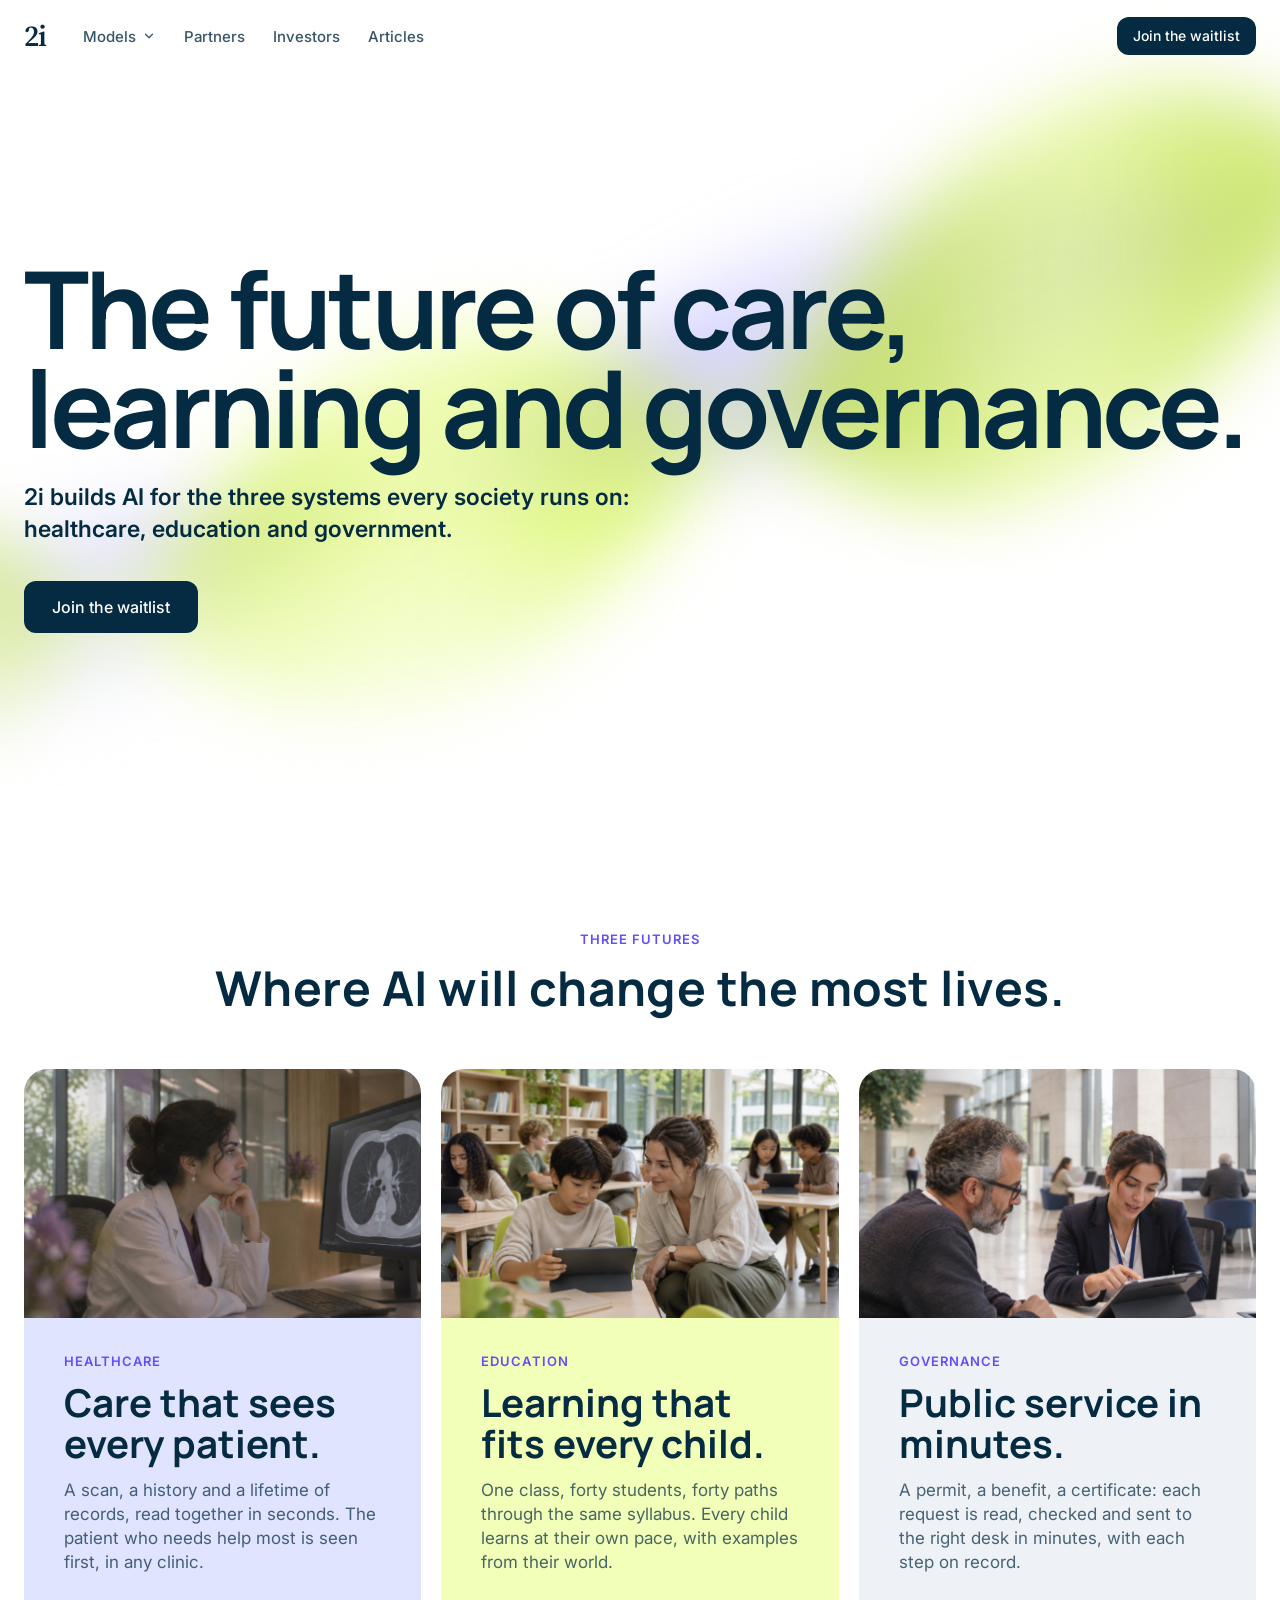
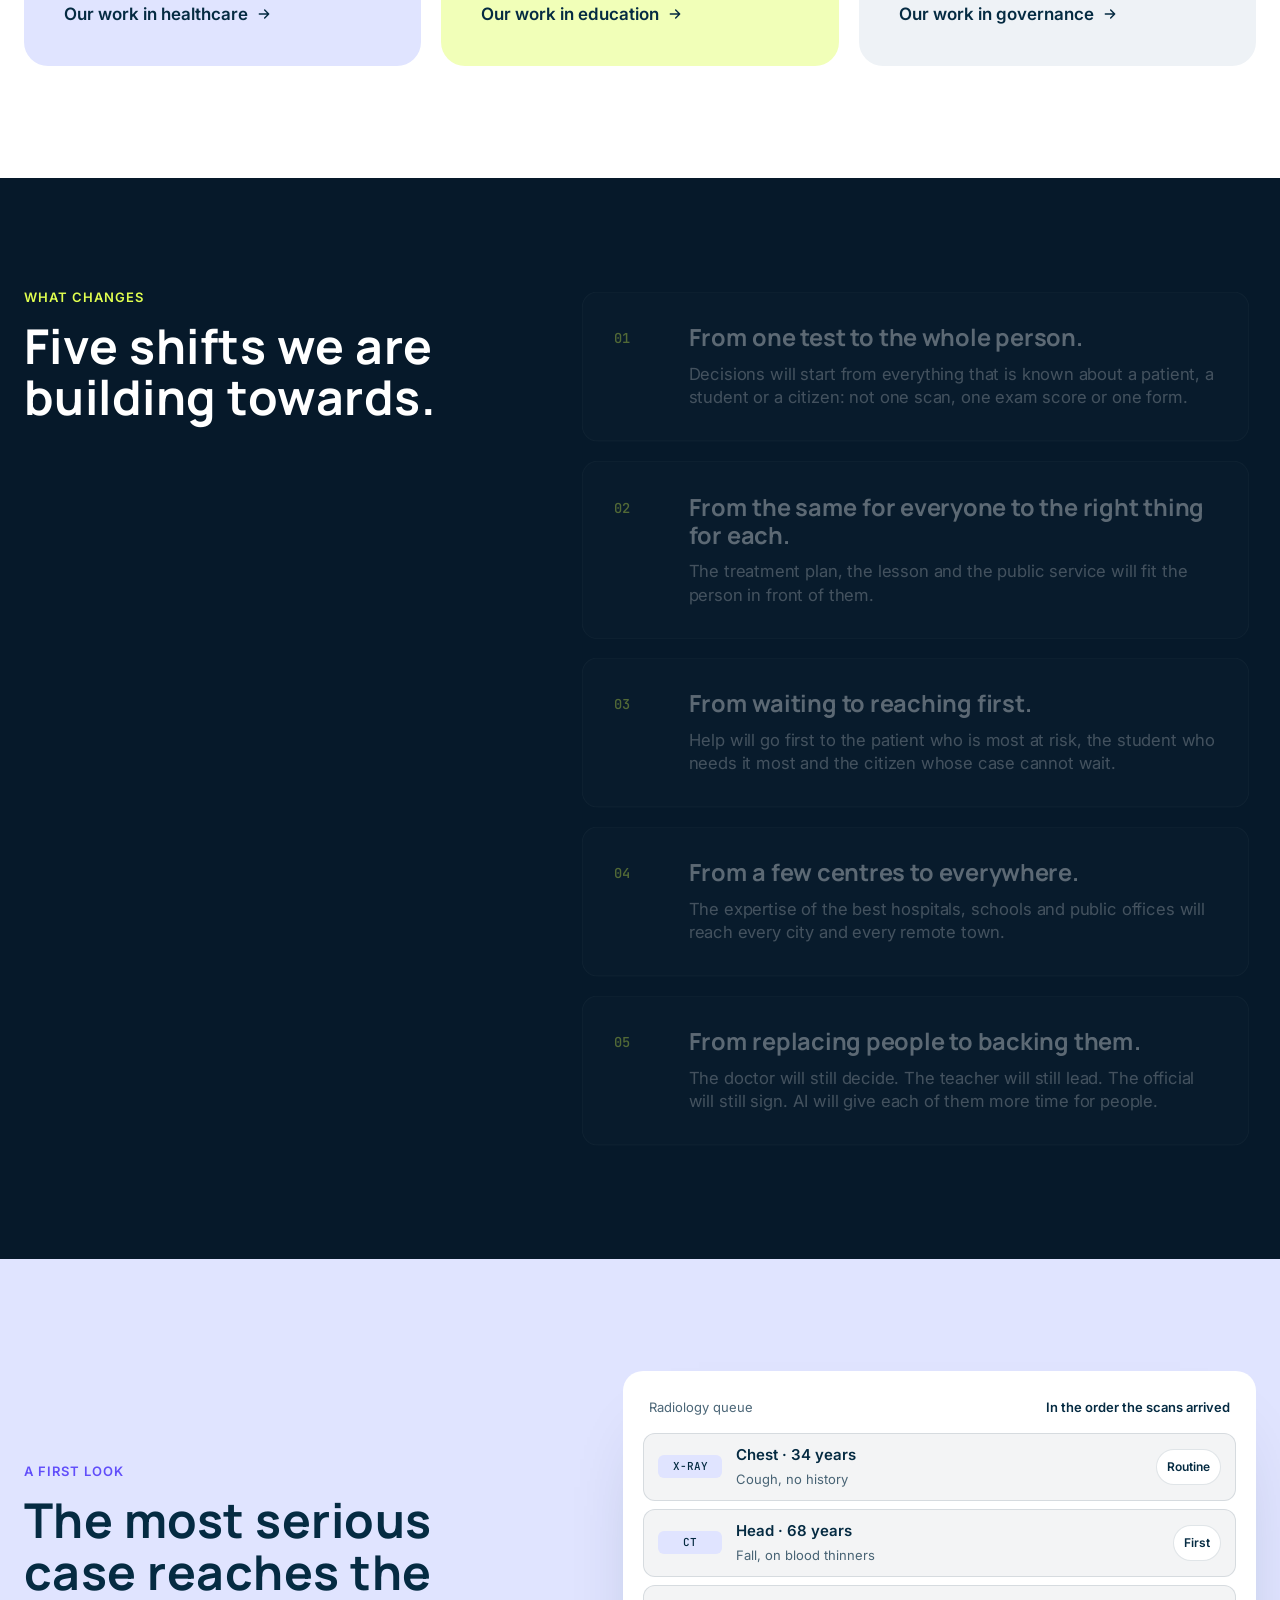
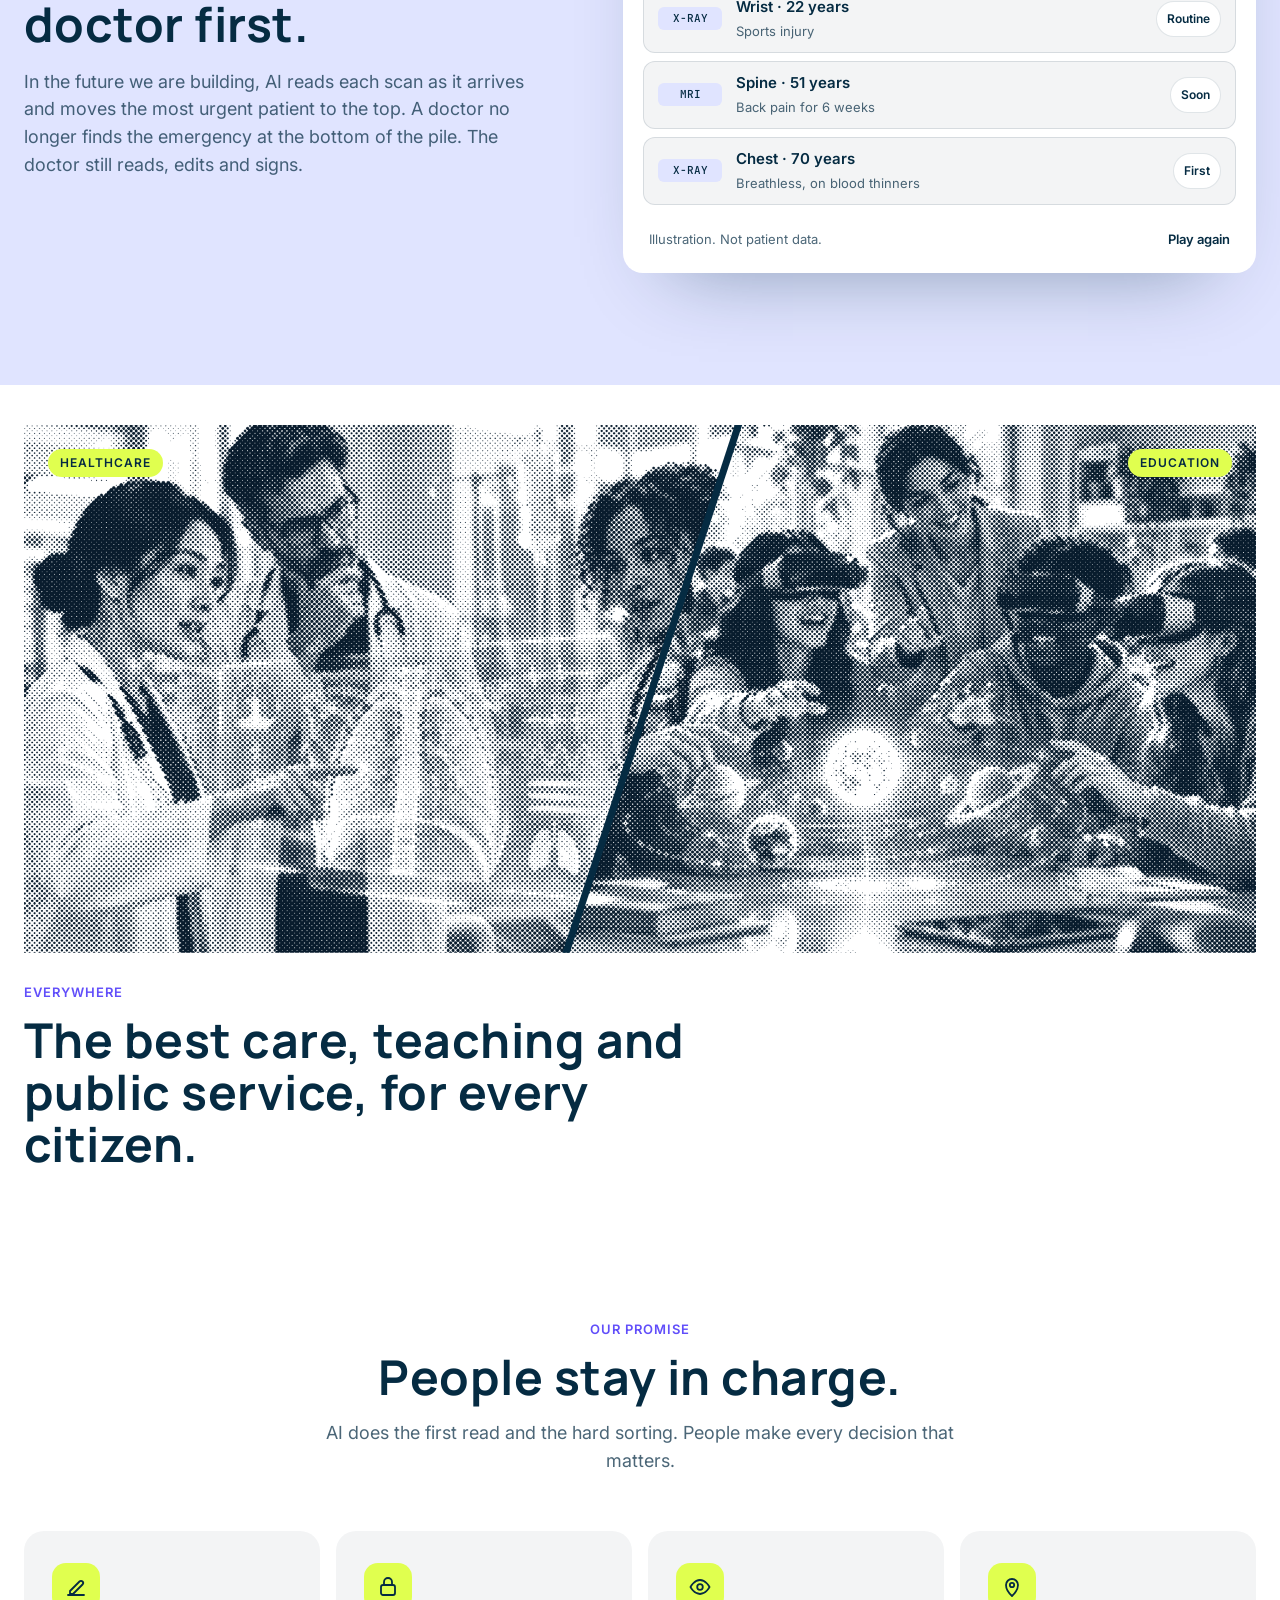
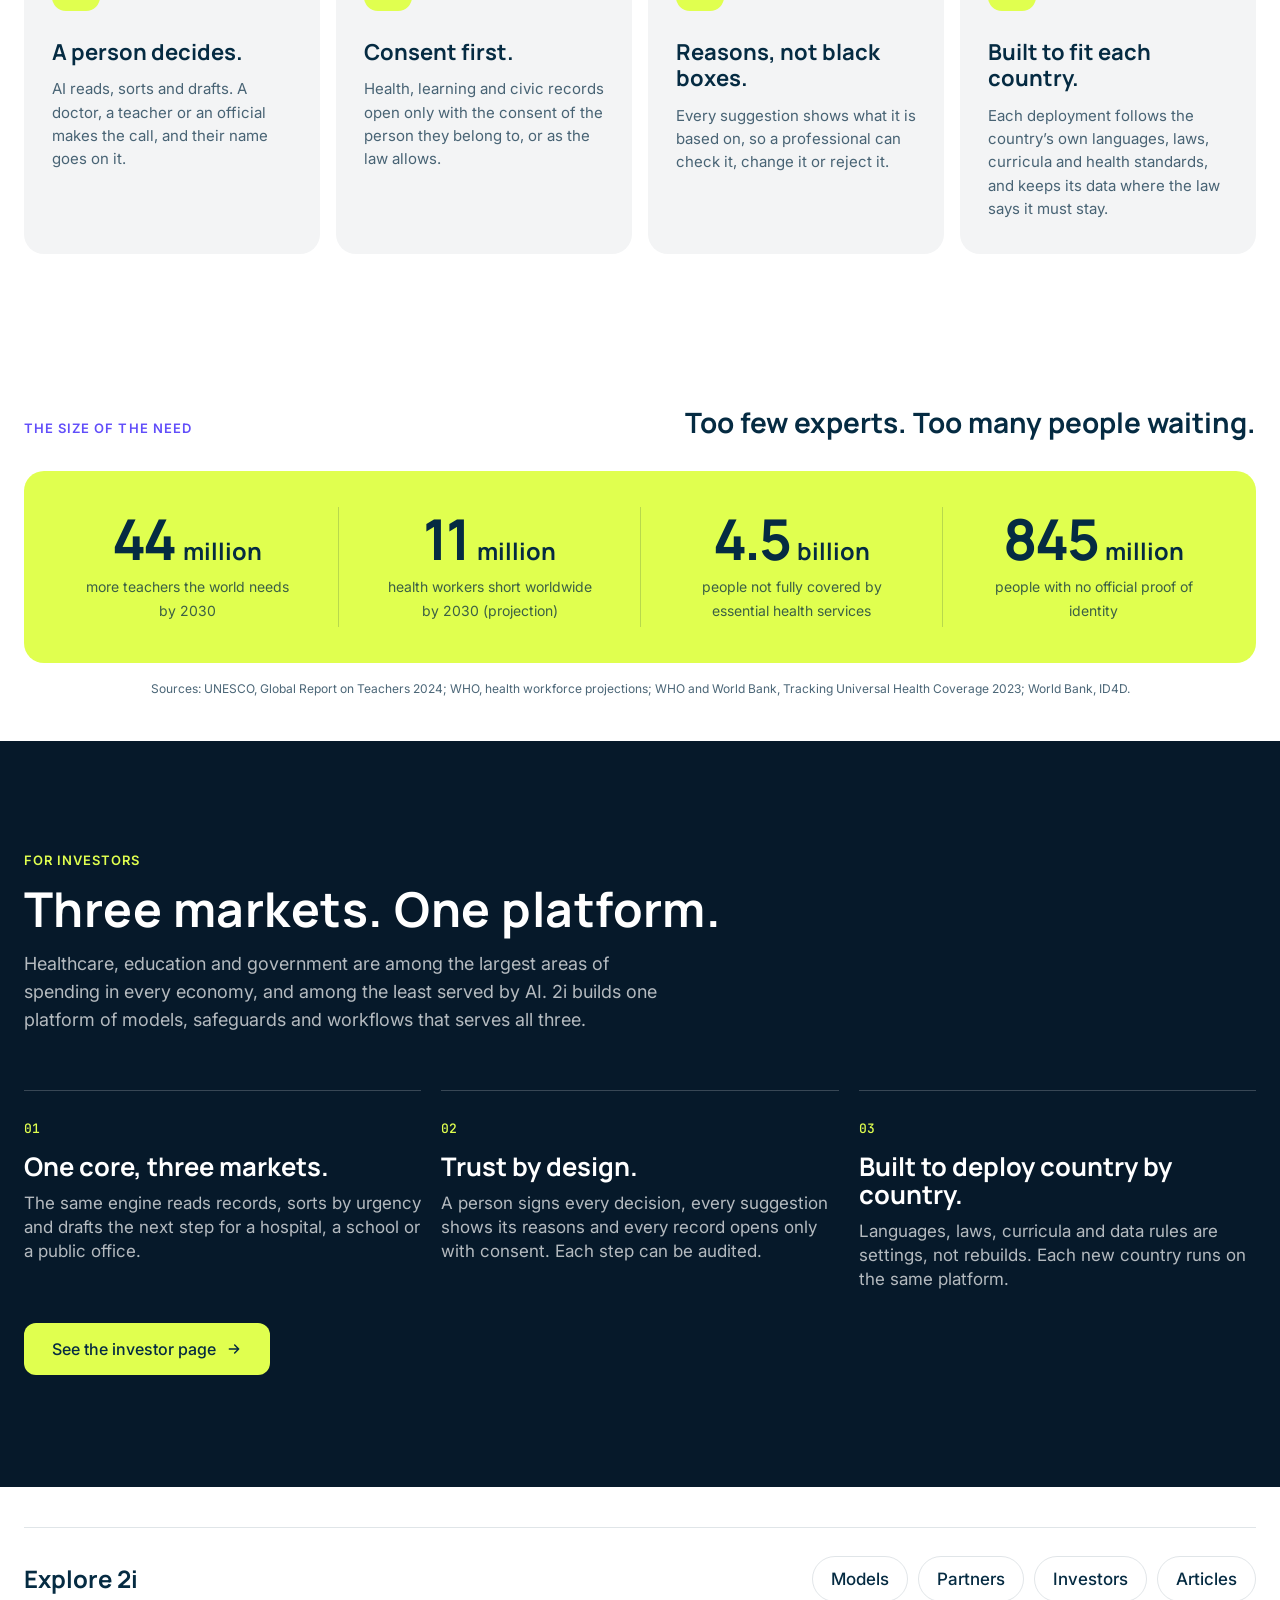
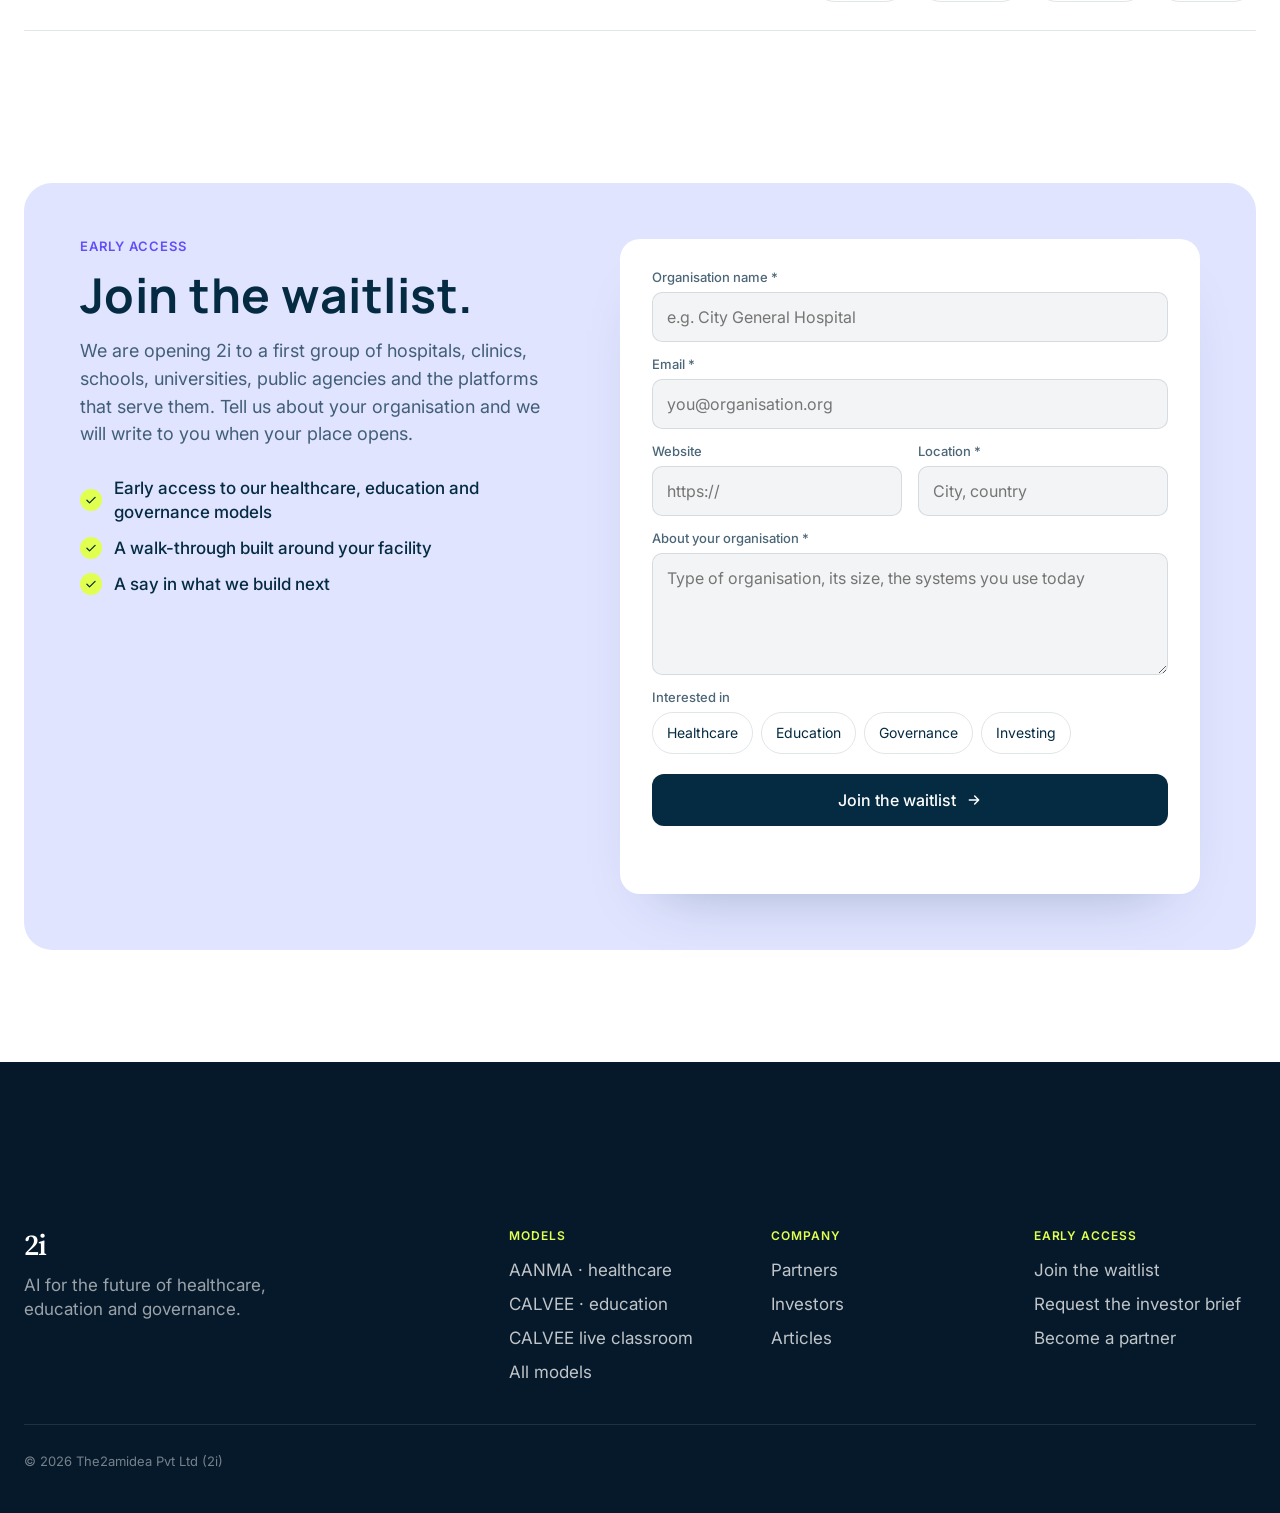
<file: index.html>
<!doctype html>
<html lang="en">
<head>
<meta charset="utf-8">
<meta name="viewport" content="width=device-width, initial-scale=1">
<title>2i · The future of care, learning and governance</title>
<meta name="description" content="2i builds AI for the future of healthcare, education and governance. Join the waitlist.">
<meta property="og:title" content="2i · The future of care, learning and governance">
<meta property="og:description" content="2i builds AI for the future of healthcare, education and governance. Join the waitlist.">
<meta property="og:type" content="website">
<meta name="theme-color" content="#FFFFFF">
<link rel="icon" href="favicon.svg" type="image/svg+xml">
<link rel="preconnect" href="https://fonts.googleapis.com">
<link rel="preconnect" href="https://fonts.gstatic.com" crossorigin>
<link href="https://fonts.googleapis.com/css2?family=Inter:wght@400;500;600&family=Manrope:wght@600;700;800&family=Source+Serif+4:opsz,wght@8..60,600&family=JetBrains+Mono:wght@400;500&display=swap" rel="stylesheet">
<link rel="stylesheet" href="v4.css?v=8cards">
<script defer src="v4.js?v=6e"></script>
</head>
<body data-page="home">
<a class="skip" href="#main">Skip to content</a>
<header class="top"><div class="wrap top-in">
  <a class="wordmark" href="index.html" aria-label="2i, home"><span class="wm">2i</span></a>
  <nav class="nav" aria-label="Main"><div class="dd"><button class="dd-btn" type="button" aria-expanded="false" aria-haspopup="true">Models <svg viewBox="0 0 24 24" fill="none" stroke="currentColor" stroke-width="2.2" stroke-linecap="round" stroke-linejoin="round" aria-hidden="true"><path d="M6 9l6 6 6-6"/></svg></button><div class="dd-menu"><a href="aanma.html"><b>AANMA</b><small>Healthcare model</small></a><a href="calvee.html"><b>CALVEE</b><small>Education model</small></a><a class="dd-all" href="models.html">All models <svg viewBox="0 0 24 24" fill="none" stroke="currentColor" stroke-width="2.2" stroke-linecap="round" stroke-linejoin="round" aria-hidden="true"><path d="M5 12h14M13 6l6 6-6 6"/></svg></a></div></div><a href="partners.html">Partners</a><a href="investors.html">Investors</a><a href="articles.html">Articles</a></nav>
  <a class="btn btn-ink btn-sm top-cta" href="index.html#waitlist">Join the waitlist</a>
  <button class="menu-btn" type="button" aria-label="Open menu" aria-expanded="false"><span></span><span></span></button>
</div></header>
<main id="main">

<section class="hero" aria-labelledby="hero-t">
  <canvas class="ribbon" aria-hidden="true"></canvas>
  <div class="wrap hero-in">
    <h1 class="display" id="hero-t" data-reveal>The future of care, <br>learning and governance.</h1>
    <p class="hero-sub" data-reveal style="--d:120ms">2i builds AI for the three systems every society runs on: healthcare, education and government.</p>
    <div class="btns" data-reveal style="--d:220ms"><a class="btn btn-ink btn-lg" href="#waitlist">Join the waitlist</a></div>
  </div>
</section>

<section class="sec" id="futures" aria-labelledby="fut-t"><div class="wrap">
  <div class="shead center" data-reveal><p class="eyebrow">Three futures</p><h2 class="h2" id=fut-t>Where AI will change the most lives.</h2></div>
  <div class="futs futs-3"><article class="fut fut-care" data-reveal style="--d:0ms">
  <figure class="fut-photo"><img src="img/g-health.jpg" alt="A radiologist reads a chest X-ray on a screen" loading="lazy" width="1600" height="1200"></figure>
  <div class="fut-body"><p class="eyebrow">Healthcare</p><h3>Care that sees every patient.</h3><p>A scan, a history and a lifetime of records, read together in seconds. The patient who needs help most is seen first, in any clinic.</p>
  <a class="more" href="aanma.html">Our work in healthcare <svg viewBox="0 0 24 24" fill="none" stroke="currentColor" stroke-width="2.2" stroke-linecap="round" stroke-linejoin="round" aria-hidden="true"><path d="M5 12h14M13 6l6 6-6 6"/></svg></a></div>
</article><article class="fut fut-learn" data-reveal style="--d:120ms">
  <figure class="fut-photo"><img src="img/g-learn.jpg" alt="A teacher helps a student with a tablet in a modern classroom" loading="lazy" width="1600" height="1200"></figure>
  <div class="fut-body"><p class="eyebrow">Education</p><h3>Learning that fits every child.</h3><p>One class, forty students, forty paths through the same syllabus. Every child learns at their own pace, with examples from their world.</p>
  <a class="more" href="calvee.html">Our work in education <svg viewBox="0 0 24 24" fill="none" stroke="currentColor" stroke-width="2.2" stroke-linecap="round" stroke-linejoin="round" aria-hidden="true"><path d="M5 12h14M13 6l6 6-6 6"/></svg></a></div>
</article><article class="fut fut-gov" data-reveal style="--d:240ms">
  <figure class="fut-photo"><img src="img/g-gov.jpg" alt="A public servant helps a citizen complete a service on a tablet" loading="lazy" width="1600" height="1200"></figure>
  <div class="fut-body"><p class="eyebrow">Governance</p><h3>Public service in minutes.</h3><p>A permit, a benefit, a certificate: each request is read, checked and sent to the right desk in minutes, with each step on record.</p>
  <a class="more" href="partners.html#talk">Our work in governance <svg viewBox="0 0 24 24" fill="none" stroke="currentColor" stroke-width="2.2" stroke-linecap="round" stroke-linejoin="round" aria-hidden="true"><path d="M5 12h14M13 6l6 6-6 6"/></svg></a></div>
</article></div>
</div></section>

<section class="sec dark" aria-labelledby="shift-t"><div class="wrap shifts-wrap">
  <div class="shifts-head" data-reveal><p class="eyebrow">What changes</p><h2 class="h2" id="shift-t">Five shifts we are building towards.</h2></div>
  <ol class="shifts"><li class="shift" data-shift><span class="n">01</span><div><h3>From one test to the whole person.</h3><p>Decisions will start from everything that is known about a patient, a student or a citizen: not one scan, one exam score or one form.</p></div></li><li class="shift" data-shift><span class="n">02</span><div><h3>From the same for everyone to the right thing for each.</h3><p>The treatment plan, the lesson and the public service will fit the person in front of them.</p></div></li><li class="shift" data-shift><span class="n">03</span><div><h3>From waiting to reaching first.</h3><p>Help will go first to the patient who is most at risk, the student who needs it most and the citizen whose case cannot wait.</p></div></li><li class="shift" data-shift><span class="n">04</span><div><h3>From a few centres to everywhere.</h3><p>The expertise of the best hospitals, schools and public offices will reach every city and every remote town.</p></div></li><li class="shift" data-shift><span class="n">05</span><div><h3>From replacing people to backing them.</h3><p>The doctor will still decide. The teacher will still lead. The official will still sign. AI will give each of them more time for people.</p></div></li></ol>
</div></section>

<section class="sec glimpse" aria-labelledby="gl-t"><div class="wrap glimpse-grid">
  <div data-reveal>
    <p class="eyebrow">A first look</p>
    <h2 class="h2" id="gl-t">The most serious case reaches the doctor first.</h2>
    <p class="lead">In the future we are building, AI reads each scan as it arrives and moves the most urgent patient to the top. A doctor no longer finds the emergency at the bottom of the pile. The doctor still reads, edits and signs.</p>
  </div>
  <div class="queue" data-queue data-reveal style="--d:160ms" aria-label="Illustration: a radiology queue sorted by urgency">
    <div class="queue-top"><span>Radiology queue</span><b data-queue-status>In the order the scans arrived</b></div>
    <ul class="q-list"><li class="q-item " data-rank="4"><span class="scan">X-RAY</span><span class="who">Chest · 34 years<small>Cough, no history</small></span><span class="lv">Routine</span></li><li class="q-item high" data-rank="1"><span class="scan">CT</span><span class="who">Head · 68 years<small>Fall, on blood thinners</small></span><span class="lv">First</span></li><li class="q-item " data-rank="5"><span class="scan">X-RAY</span><span class="who">Wrist · 22 years<small>Sports injury</small></span><span class="lv">Routine</span></li><li class="q-item " data-rank="3"><span class="scan">MRI</span><span class="who">Spine · 51 years<small>Back pain for 6 weeks</small></span><span class="lv">Soon</span></li><li class="q-item high" data-rank="2"><span class="scan">X-RAY</span><span class="who">Chest · 70 years<small>Breathless, on blood thinners</small></span><span class="lv">First</span></li></ul>
    <div class="queue-foot"><span>Illustration. Not patient data.</span><button type="button" data-queue-again>Play again</button></div>
  </div>
</div></section>

<section class="sec tight" aria-labelledby="dist-t"><div class="wrap">
  <figure class="wide-photo split" data-reveal>
    <div class="split-photos"><img class="sp-a" src="img/split-doctors-dots.png?v=2" alt="Three doctors discuss a chest scan on a holographic display" loading="lazy" width="2400" height="1808"><img class="sp-b" src="img/split-students-dots.png?v=2" alt="Students in VR headsets explore a shared hologram of the solar system with their teacher" loading="lazy" width="2400" height="1808"><span class="sp-line" aria-hidden="true"></span><span class="sp-tag sp-tag-a">Healthcare</span><span class="sp-tag sp-tag-b">Education</span></div>
    <figcaption><p class="eyebrow">Everywhere</p><h2 class="h2" id="dist-t">The best care, teaching and public service, for every citizen.</h2></figcaption>
  </figure>
</div></section>

<section class="sec" aria-labelledby="pr-t"><div class="wrap">
  <div class="shead center" data-reveal><p class="eyebrow">Our promise</p><h2 class="h2" id=pr-t>People stay in charge.</h2><p class="lead">AI does the first read and the hard sorting. People make every decision that matters.</p></div>
  <div class="promises"><article class="promise" data-reveal style="--d:0ms"><span class="pi"><svg viewBox="0 0 24 24" fill="none" stroke="currentColor" stroke-width="1.8" stroke-linecap="round" stroke-linejoin="round" aria-hidden="true"><path d="M4 20h16M6 16l9.5-9.5a2.1 2.1 0 013 3L9 19H6v-3z"/></svg></span><h3>A person decides.</h3><p>AI reads, sorts and drafts. A doctor, a teacher or an official makes the call, and their name goes on it.</p></article><article class="promise" data-reveal style="--d:90ms"><span class="pi"><svg viewBox="0 0 24 24" fill="none" stroke="currentColor" stroke-width="1.8" stroke-linecap="round" stroke-linejoin="round" aria-hidden="true"><rect x="5" y="10" width="14" height="10" rx="2"/><path d="M8 10V7a4 4 0 018 0v3"/></svg></span><h3>Consent first.</h3><p>Health, learning and civic records open only with the consent of the person they belong to, or as the law allows.</p></article><article class="promise" data-reveal style="--d:180ms"><span class="pi"><svg viewBox="0 0 24 24" fill="none" stroke="currentColor" stroke-width="1.8" stroke-linecap="round" stroke-linejoin="round" aria-hidden="true"><path d="M2.5 12S6 5 12 5s9.5 7 9.5 7-3.5 7-9.5 7S2.5 12 2.5 12z"/><circle cx="12" cy="12" r="2.8"/></svg></span><h3>Reasons, not black boxes.</h3><p>Every suggestion shows what it is based on, so a professional can check it, change it or reject it.</p></article><article class="promise" data-reveal style="--d:270ms"><span class="pi"><svg viewBox="0 0 24 24" fill="none" stroke="currentColor" stroke-width="1.8" stroke-linecap="round" stroke-linejoin="round" aria-hidden="true"><path d="M12 21s-6-5.5-6-11a6 6 0 0112 0c0 5.5-6 11-6 11z"/><circle cx="12" cy="10" r="2.2"/></svg></span><h3>Built to fit each country.</h3><p>Each deployment follows the country’s own languages, laws, curricula and health standards, and keeps its data where the law says it must stay.</p></article></div>
</div></section>

<section class="sec tight" aria-labelledby="now-t"><div class="wrap">
  <div class="band-head" data-reveal><p class="eyebrow">The size of the need</p><h2 class="h3" id="now-t">Too few experts. Too many people waiting.</h2></div>
  <div class="band band-y band-num" data-reveal>
    <div><b><i data-count="44">44</i><small> million</small></b><span>more teachers the world needs by 2030</span></div>
    <div><b><i data-count="11">11</i><small> million</small></b><span>health workers short worldwide by 2030 (projection)</span></div>
    <div><b><i data-count="4.5">4.5</i><small> billion</small></b><span>people not fully covered by essential health services</span></div>
    <div><b><i data-count="850">850</i><small> million</small></b><span>people with no official proof of identity</span></div>
  </div>
  <p class="src" data-reveal>Sources: UNESCO, Global Report on Teachers 2024; WHO, health workforce projections; WHO and World Bank, Tracking Universal Health Coverage 2023; World Bank, ID4D.</p>
</div></section>

<section class="sec dark inv" id="investors" aria-labelledby="inv-t"><div class="wrap">
  <div class="shead" data-reveal><p class="eyebrow">For investors</p><h2 class="h2" id="inv-t">Three markets. One platform.</h2><p class="lead">Healthcare, education and government are among the largest areas of spending in every economy, and among the least served by AI. 2i builds one platform of models, safeguards and workflows that serves all three.</p></div>
  <div class="inv-grid">
    <article data-reveal style="--d:0ms"><span class="n">01</span><h3>One core, three markets.</h3><p>The same engine reads records, sorts by urgency and drafts the next step for a hospital, a school or a public office.</p></article>
    <article data-reveal style="--d:90ms"><span class="n">02</span><h3>Trust by design.</h3><p>A person signs every decision, every suggestion shows its reasons and every record opens only with consent. Each step can be audited.</p></article>
    <article data-reveal style="--d:180ms"><span class="n">03</span><h3>Built to deploy country by country.</h3><p>Languages, laws, curricula and data rules are settings, not rebuilds. Each new country runs on the same platform.</p></article>
  </div>
  <div class="btns after" data-reveal><a class="btn btn-y btn-lg" href="investors.html">See the investor page <svg viewBox="0 0 24 24" fill="none" stroke="currentColor" stroke-width="2.2" stroke-linecap="round" stroke-linejoin="round" aria-hidden="true"><path d="M5 12h14M13 6l6 6-6 6"/></svg></a></div>
</div></section>

<section class="sec tight" aria-labelledby="ex-t"><div class="wrap"><div class="explore" data-reveal><h2 class="h3" id="ex-t">Explore 2i</h2><div class="ex-links"><a href="models.html">Models</a><a href="partners.html">Partners</a><a href="investors.html">Investors</a><a href="articles.html">Articles</a></div></div></div></section>

<section class="sec" id="waitlist" aria-labelledby="wl-t"><div class="wrap">
  <div class="wl" data-reveal>
    <div class="wl-copy">
      <p class="eyebrow">Early access</p>
      <h2 class="h2" id="wl-t">Join the waitlist.</h2>
      <p class="lead">We are opening 2i to a first group of hospitals, clinics, schools, universities, public agencies and the platforms that serve them. Tell us about your organisation and we will write to you when your place opens.</p>
      <ul class="ticks"><li><svg viewBox="0 0 24 24" fill="none" stroke="currentColor" stroke-width="2.2" stroke-linecap="round" stroke-linejoin="round" aria-hidden="true"><path d="M5 12.5l4.5 4.5L19 7.5"/></svg>Early access to our healthcare, education and governance models</li><li><svg viewBox="0 0 24 24" fill="none" stroke="currentColor" stroke-width="2.2" stroke-linecap="round" stroke-linejoin="round" aria-hidden="true"><path d="M5 12.5l4.5 4.5L19 7.5"/></svg>A walk-through built around your facility</li><li><svg viewBox="0 0 24 24" fill="none" stroke="currentColor" stroke-width="2.2" stroke-linecap="round" stroke-linejoin="round" aria-hidden="true"><path d="M5 12.5l4.5 4.5L19 7.5"/></svg>A say in what we build next</li></ul>
    </div>
    <form class="wl-form" id="waitlist-form" novalidate>
      <label class="f"><span>Organisation name *</span><input name="name" required autocomplete="organization" placeholder="e.g. City General Hospital"></label>
      <label class="f"><span>Email *</span><input name="email" type="email" required autocomplete="email" placeholder="you@organisation.org"></label>
      <div class="f2">
        <label class="f"><span>Website</span><input name="website_url" type="url" inputmode="url" autocomplete="url" placeholder="https://"></label>
        <label class="f"><span>Location *</span><input name="location" required autocomplete="address-level2" placeholder="City, country"></label>
      </div>
      <label class="f"><span>About your organisation *</span><textarea name="facility_details" rows="4" required placeholder="Type of organisation, its size, the systems you use today"></textarea></label>
      <fieldset class="f seg"><legend>Interested in</legend>
        <label><input type="radio" name="interest" value="Healthcare"><span>Healthcare</span></label>
        <label><input type="radio" name="interest" value="Education"><span>Education</span></label>
        <label><input type="radio" name="interest" value="Governance"><span>Governance</span></label>
        <label><input type="radio" name="interest" value="Investing"><span>Investing</span></label>
      </fieldset>
      <input class="hp" name="company" tabindex="-1" autocomplete="off" aria-hidden="true">
      <button class="btn btn-ink btn-lg wl-btn" type="submit"><span>Join the waitlist</span><svg viewBox="0 0 24 24" fill="none" stroke="currentColor" stroke-width="2.2" stroke-linecap="round" stroke-linejoin="round" aria-hidden="true"><path d="M5 12h14M13 6l6 6-6 6"/></svg></button>
      <p class="wl-status" role="status" aria-live="polite"></p>
      <div class="wl-done" hidden><svg viewBox="0 0 52 52" aria-hidden="true"><circle cx="26" cy="26" r="24"/><path d="M15 27l7 7 15-16"/></svg><h3>You are on the list.</h3><p>Thank you. We will write to you soon.</p></div>
    </form>
  </div>
</div></section>

</main>
<footer class="foot">
  <div class="wrap foot-grid foot-4">
    <div><a class="wordmark" href="index.html" aria-label="2i, home"><span class="wm">2i</span></a><p class="tag">AI for the future of healthcare, education and governance.</p></div>
    <nav aria-label="Models"><h3>Models</h3><a href="aanma.html">AANMA · healthcare</a><a href="calvee.html">CALVEE · education</a><a href="calvee/school/?view=chapter">CALVEE live classroom</a><a href="models.html">All models</a></nav>
    <nav aria-label="Company"><h3>Company</h3><a href="partners.html">Partners</a><a href="investors.html">Investors</a><a href="articles.html">Articles</a></nav>
    <nav aria-label="Early access"><h3>Early access</h3><a href="index.html#waitlist">Join the waitlist</a><a href="investors.html#brief">Request the investor brief</a><a href="partners.html#talk">Become a partner</a></nav>
  </div>
  <div class="wrap legal"><p>© 2026 The2amidea Pvt Ltd (2i)</p></div>
</footer>
</body>
</html>
</file>
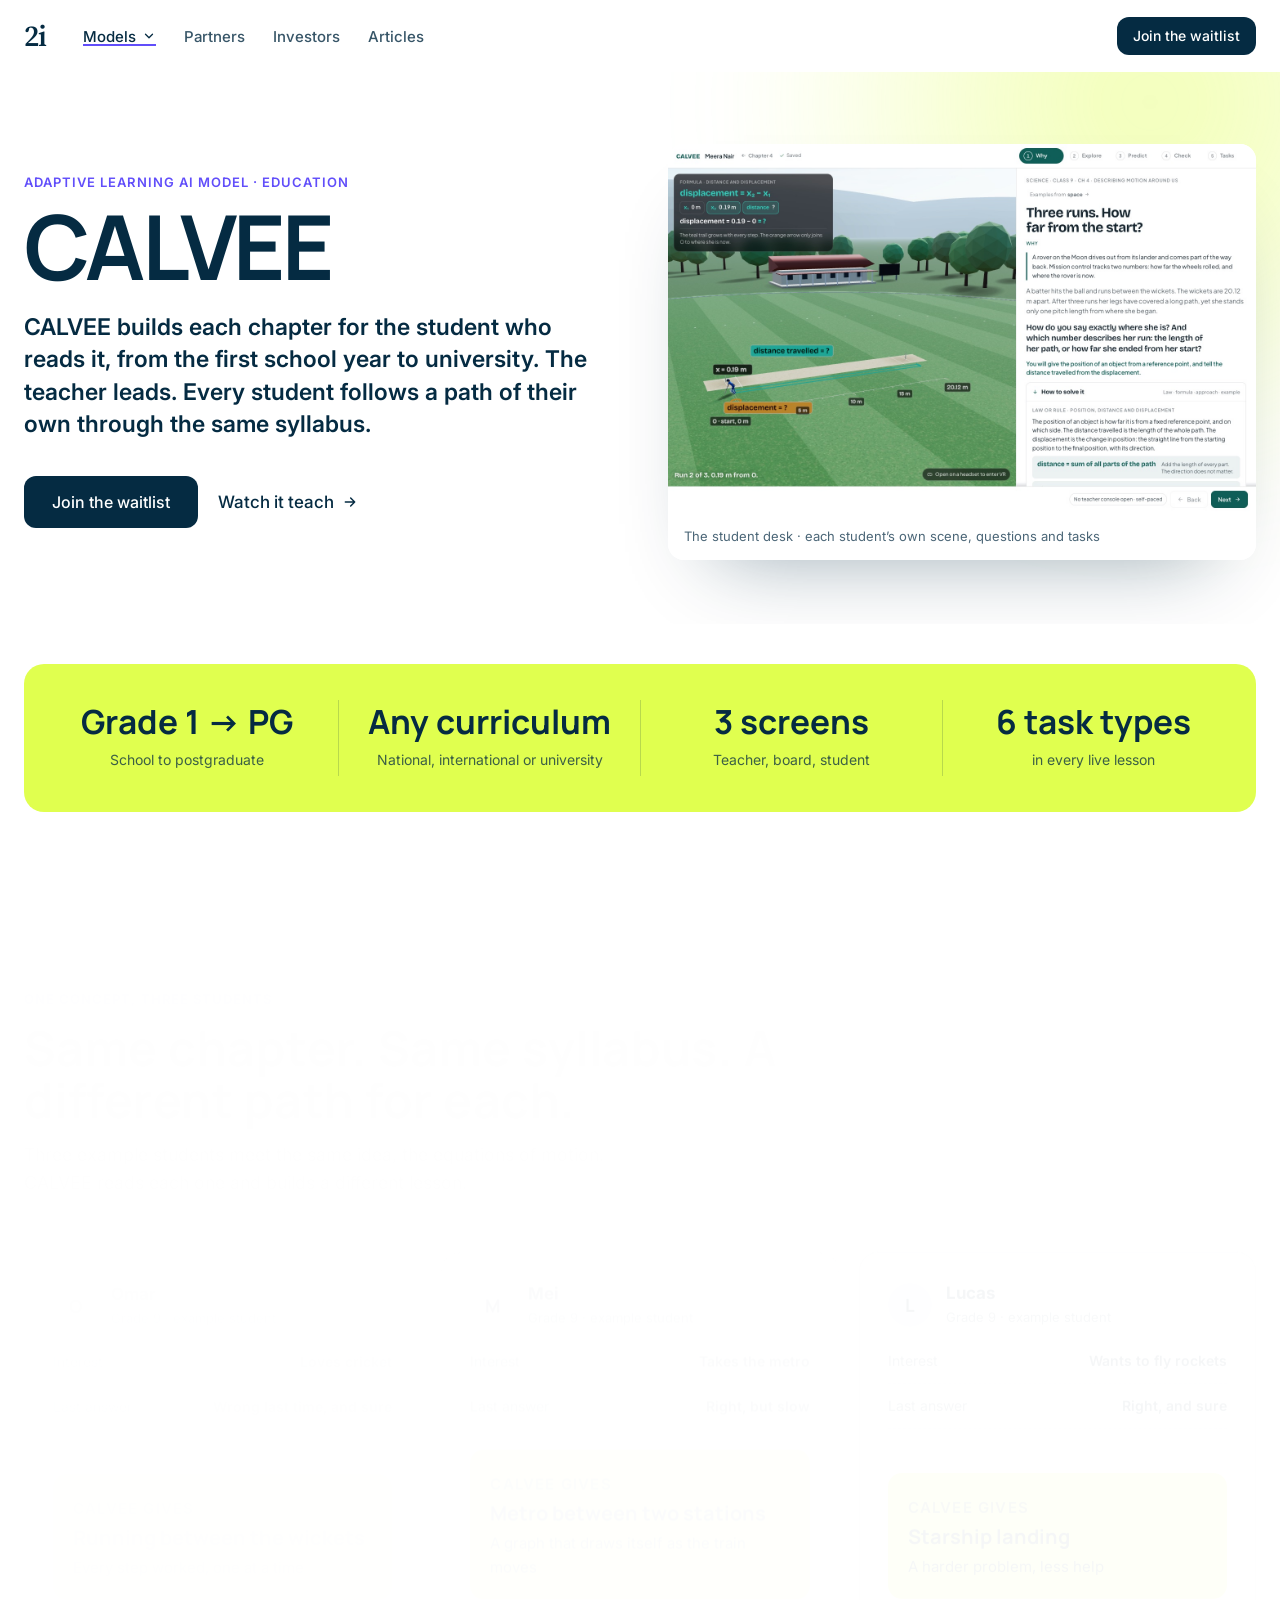
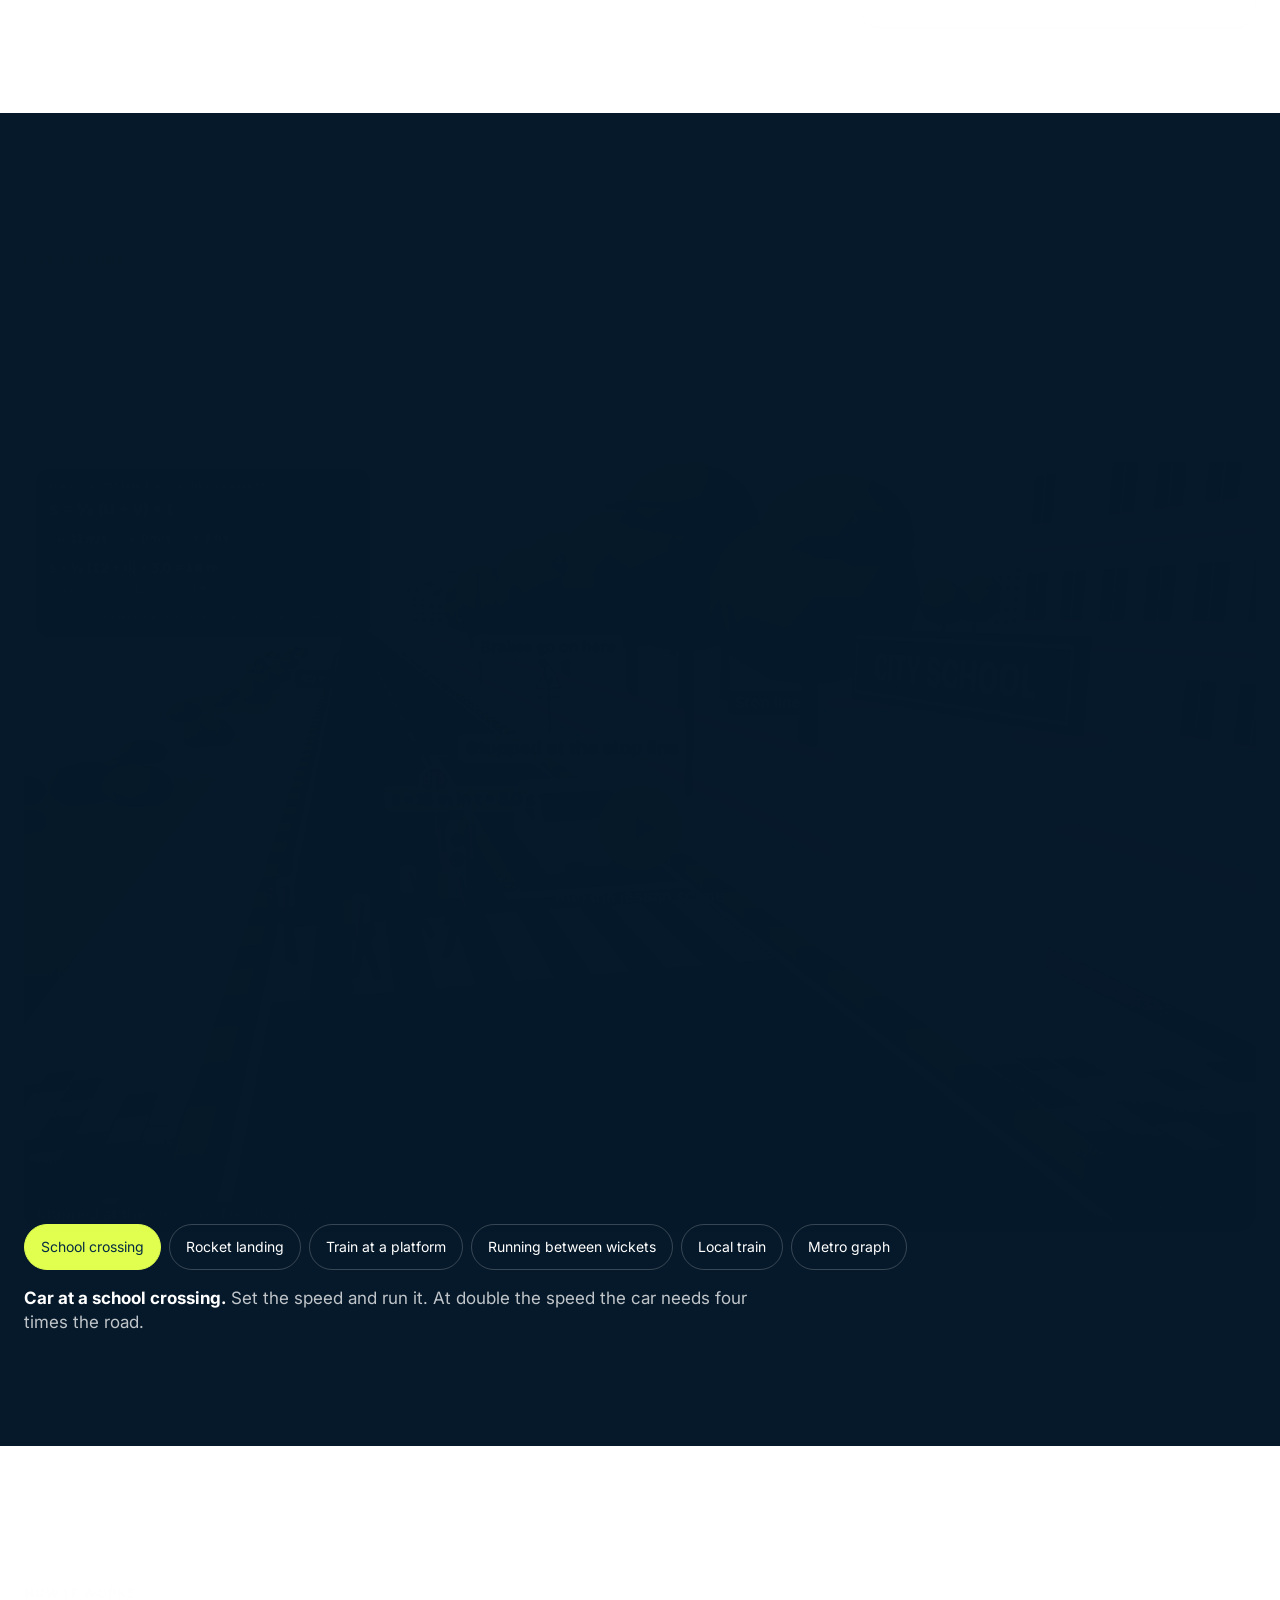
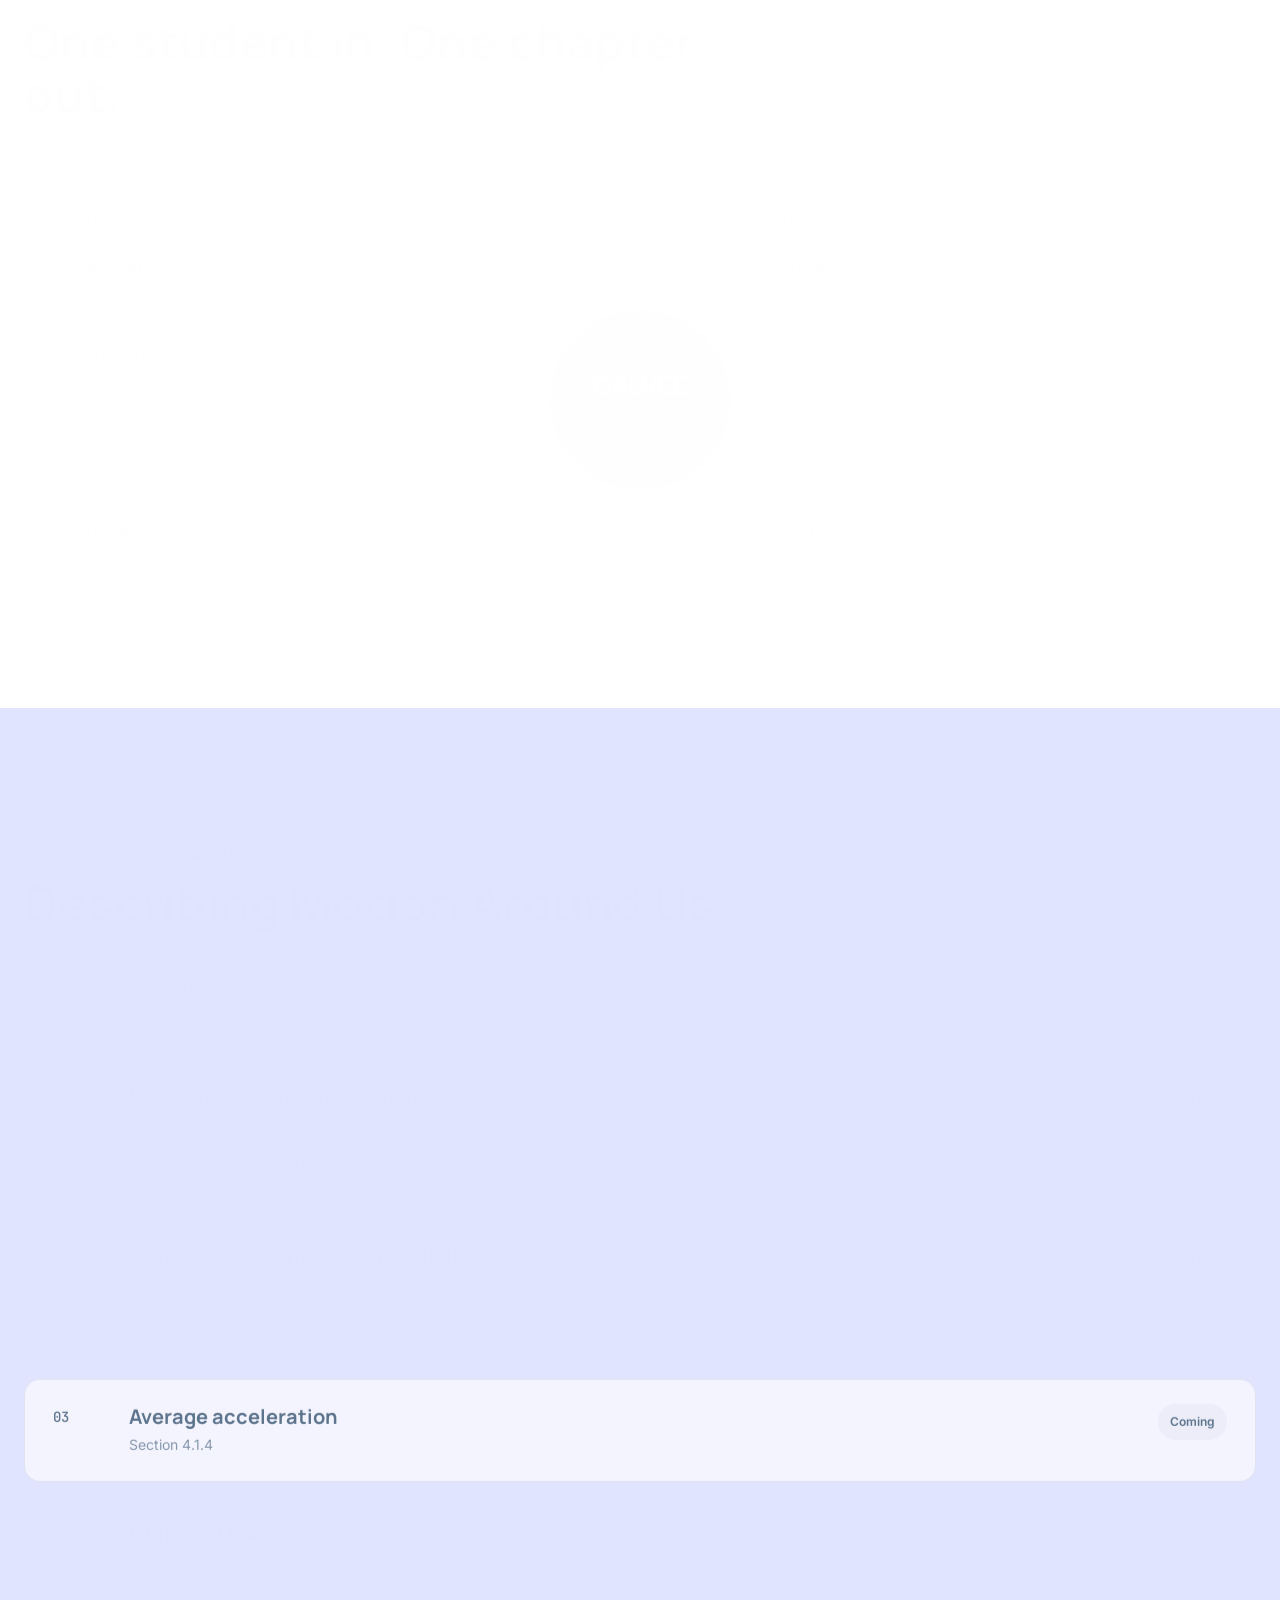
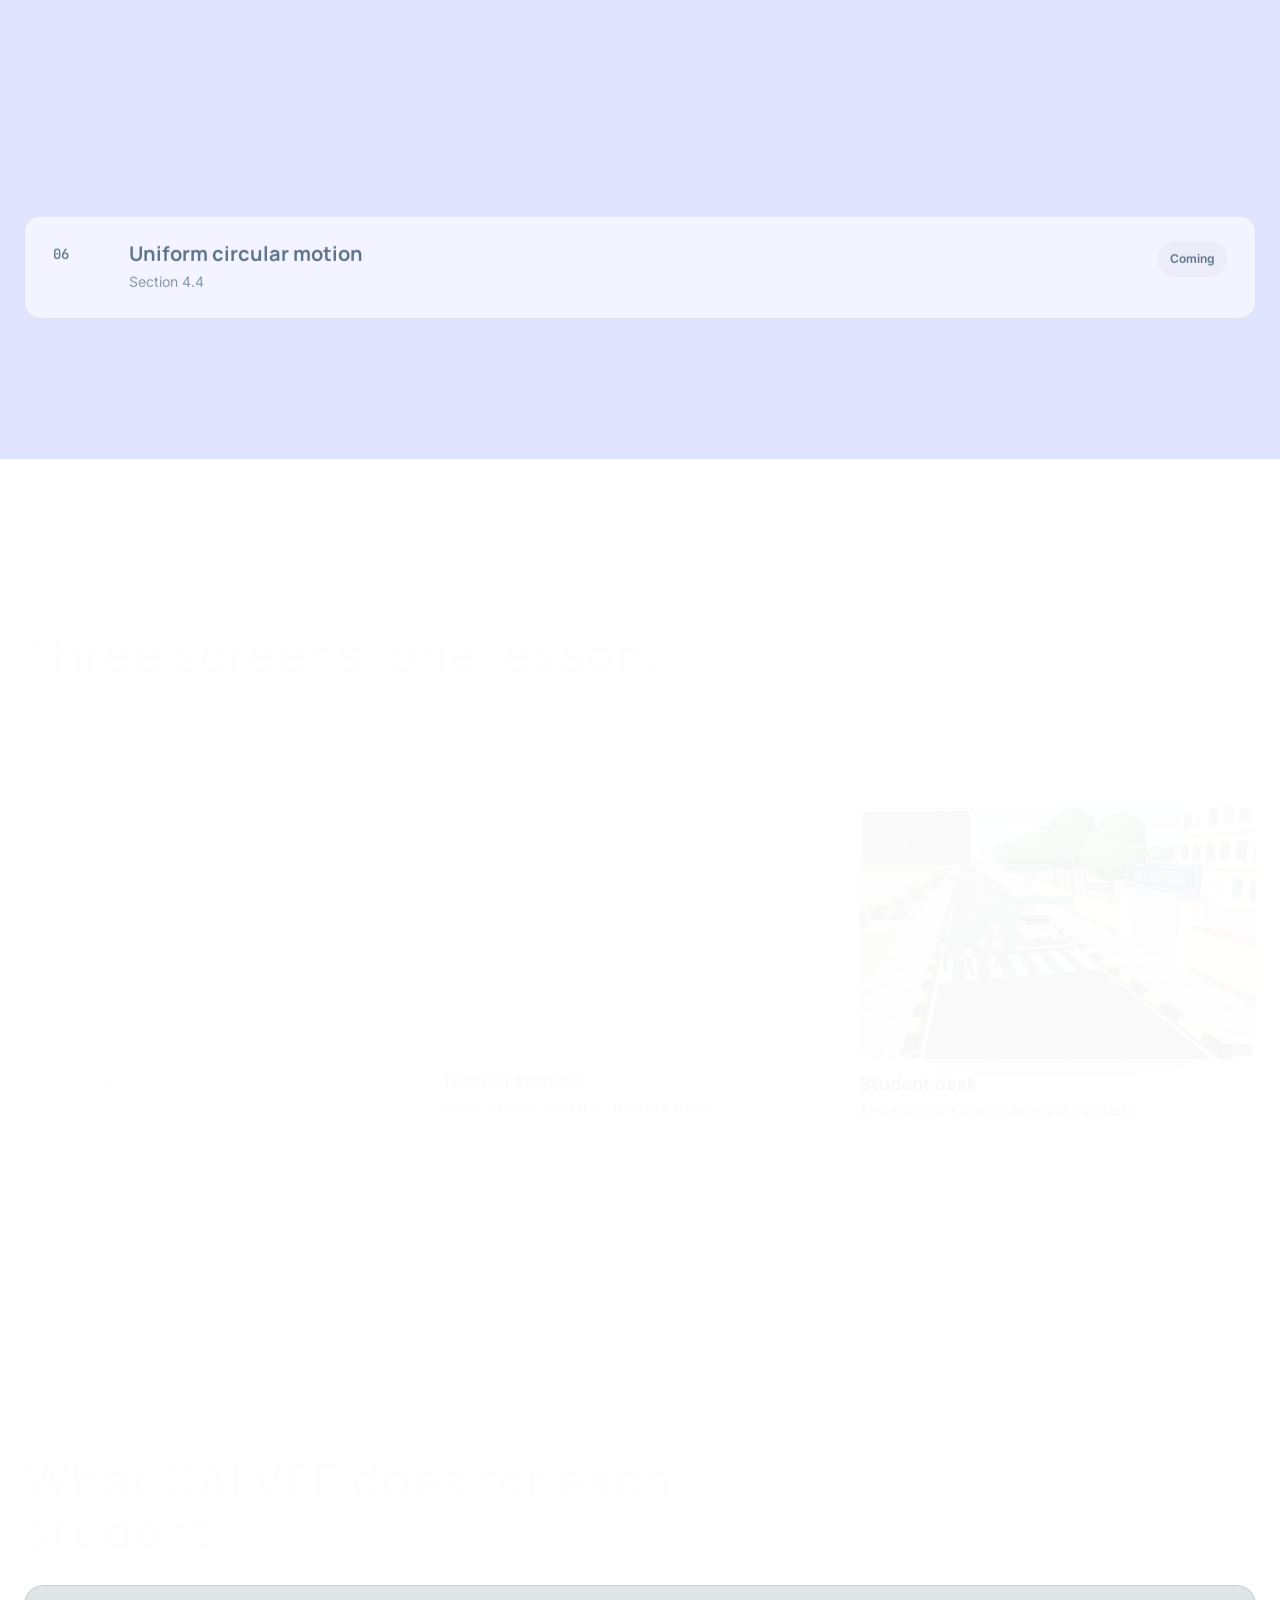
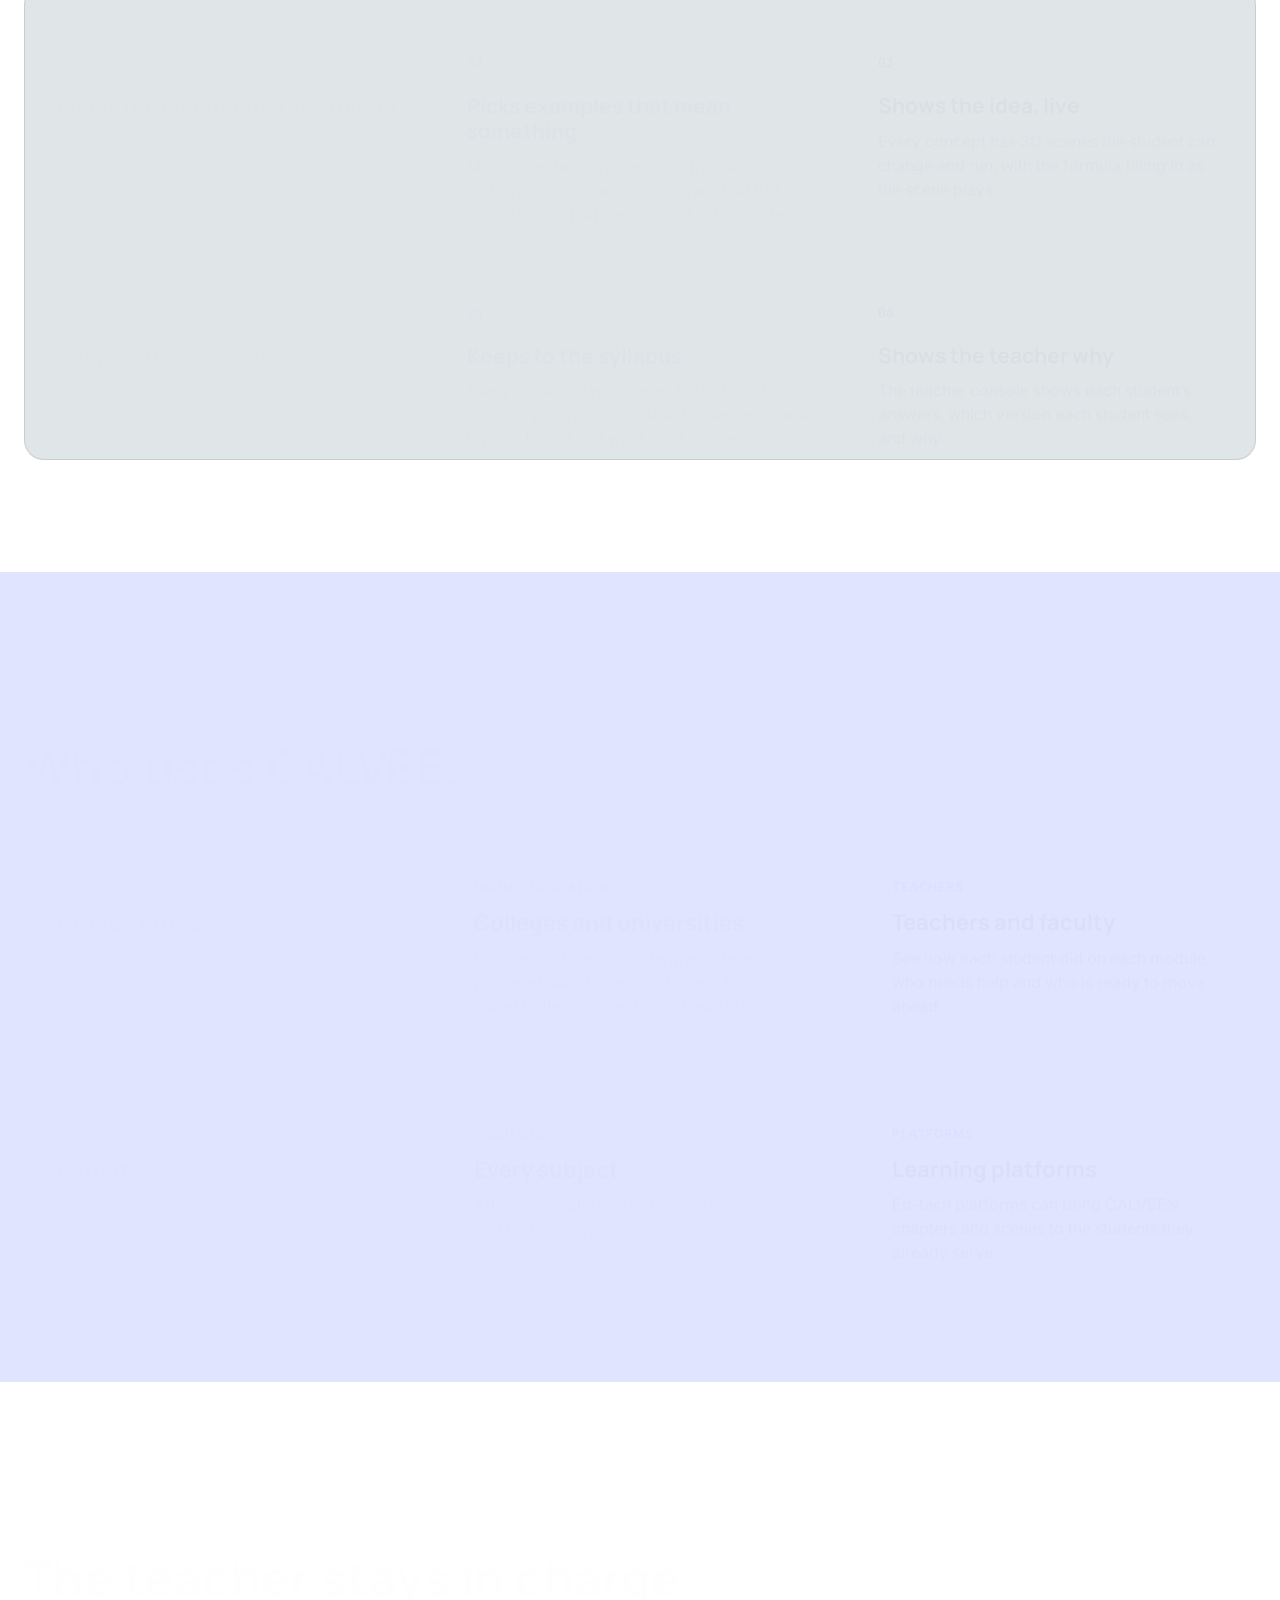
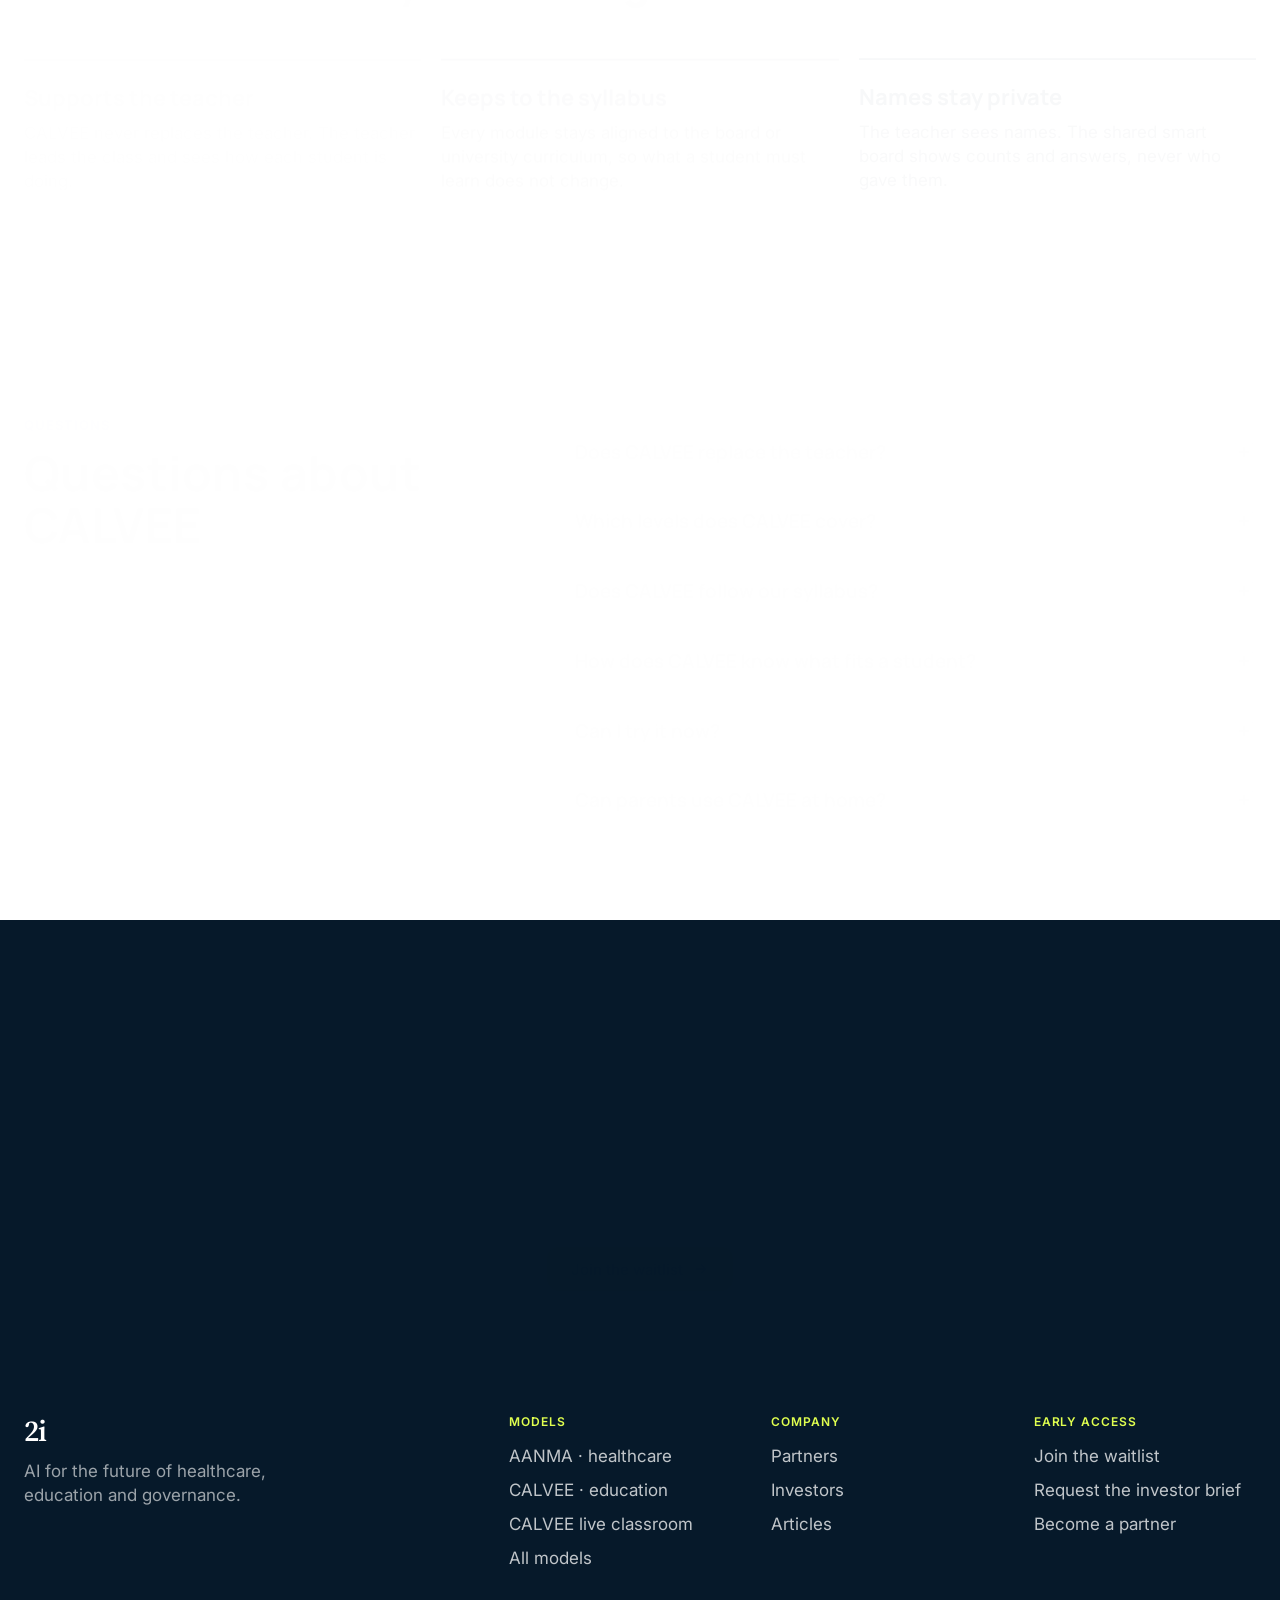
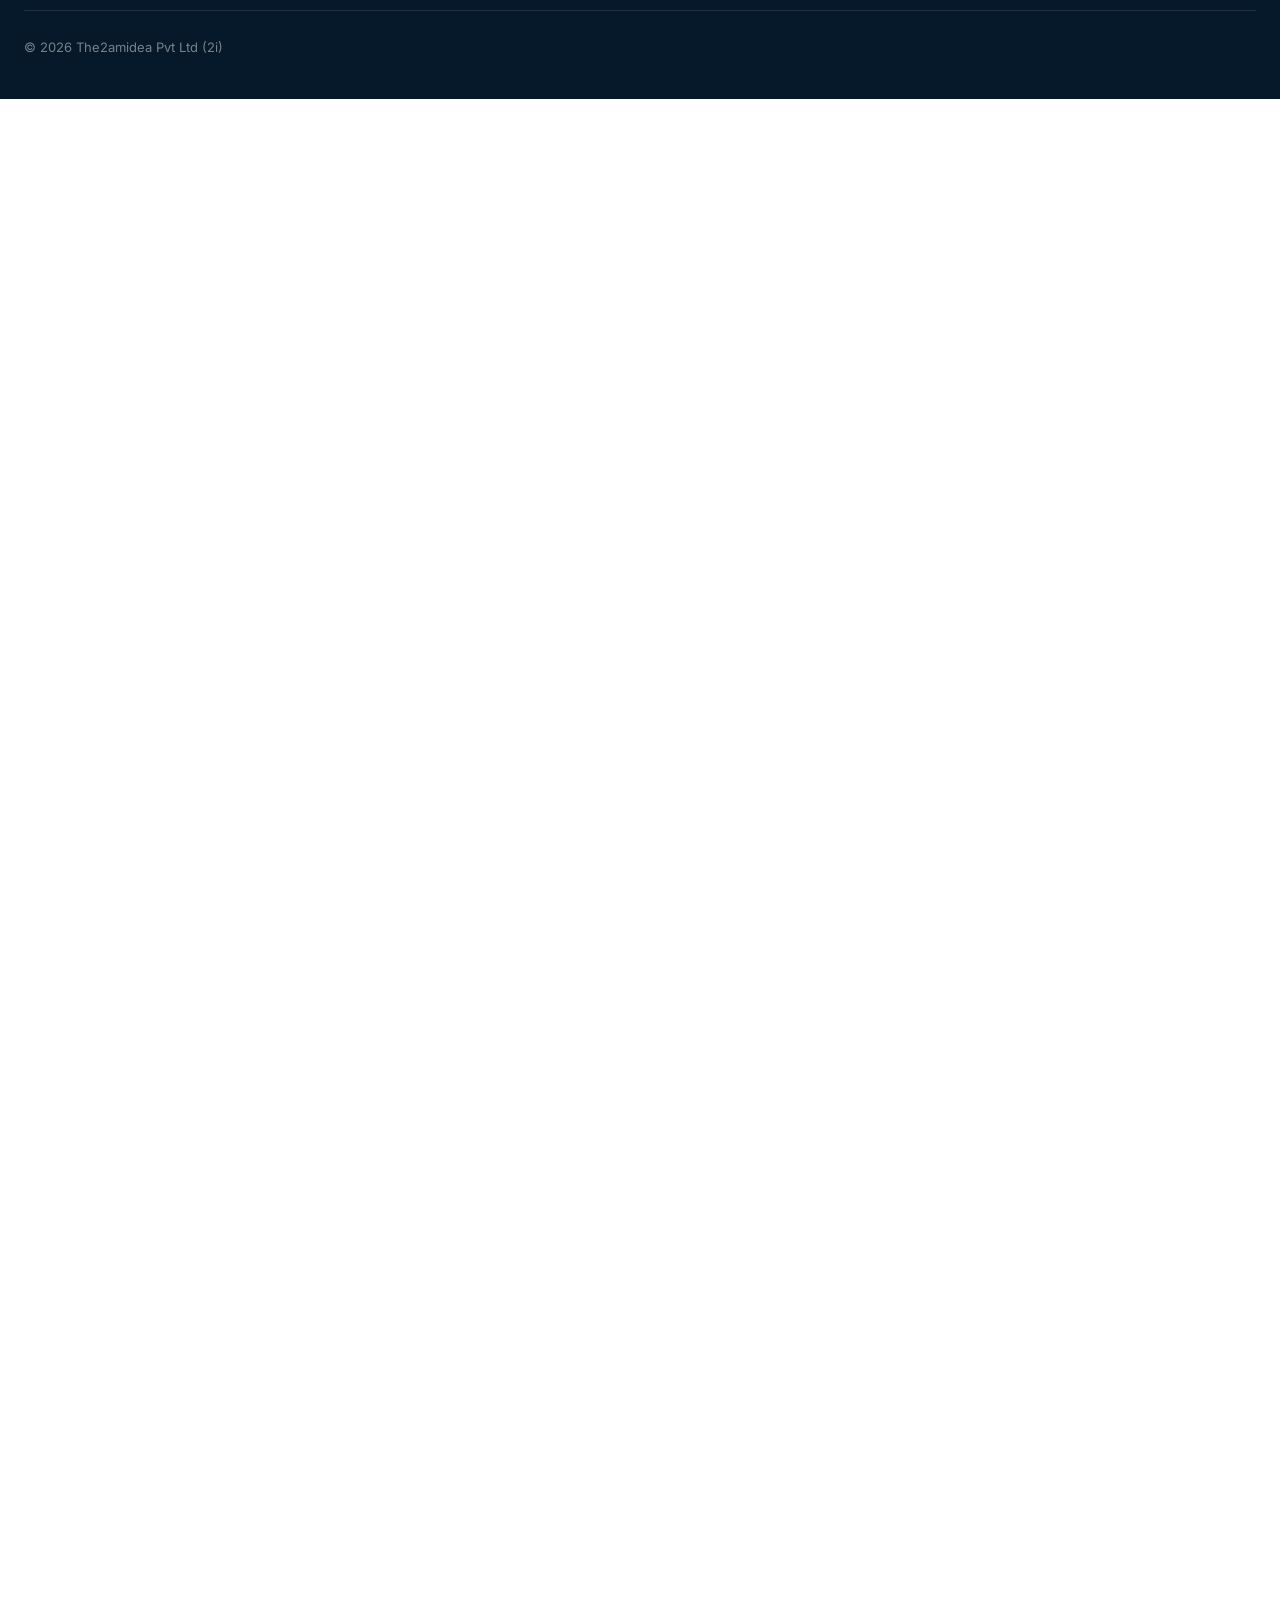
<file: calvee/index.html>
<!doctype html>
<html lang="en">
  <head>
    <meta charset="utf-8" />
    <title>Calvee</title>
    <meta http-equiv="refresh" content="0; url=../calvee.html" />
    <link rel="canonical" href="https://2amidea.si/calvee.html" />
  </head>
  <body>
    <p><a href="../calvee.html">Calvee</a></p>
  </body>
</html>
</file>
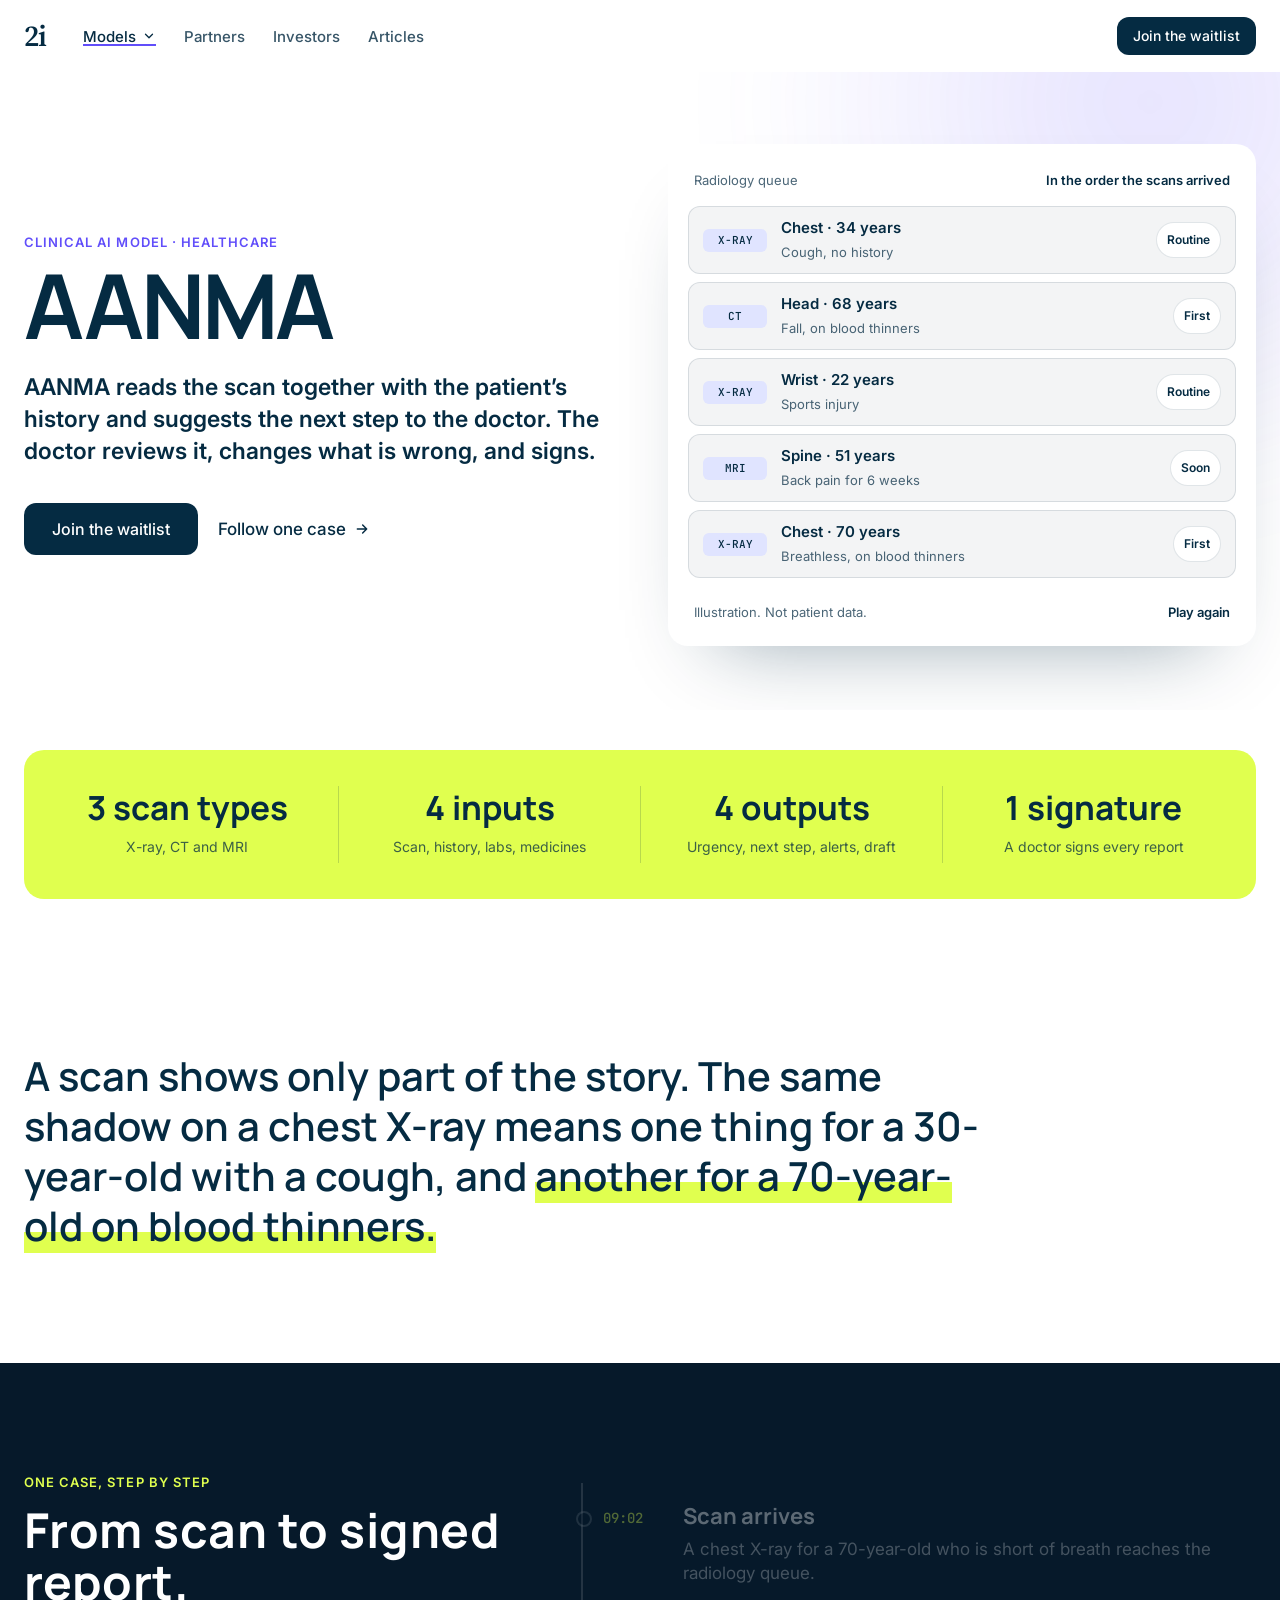
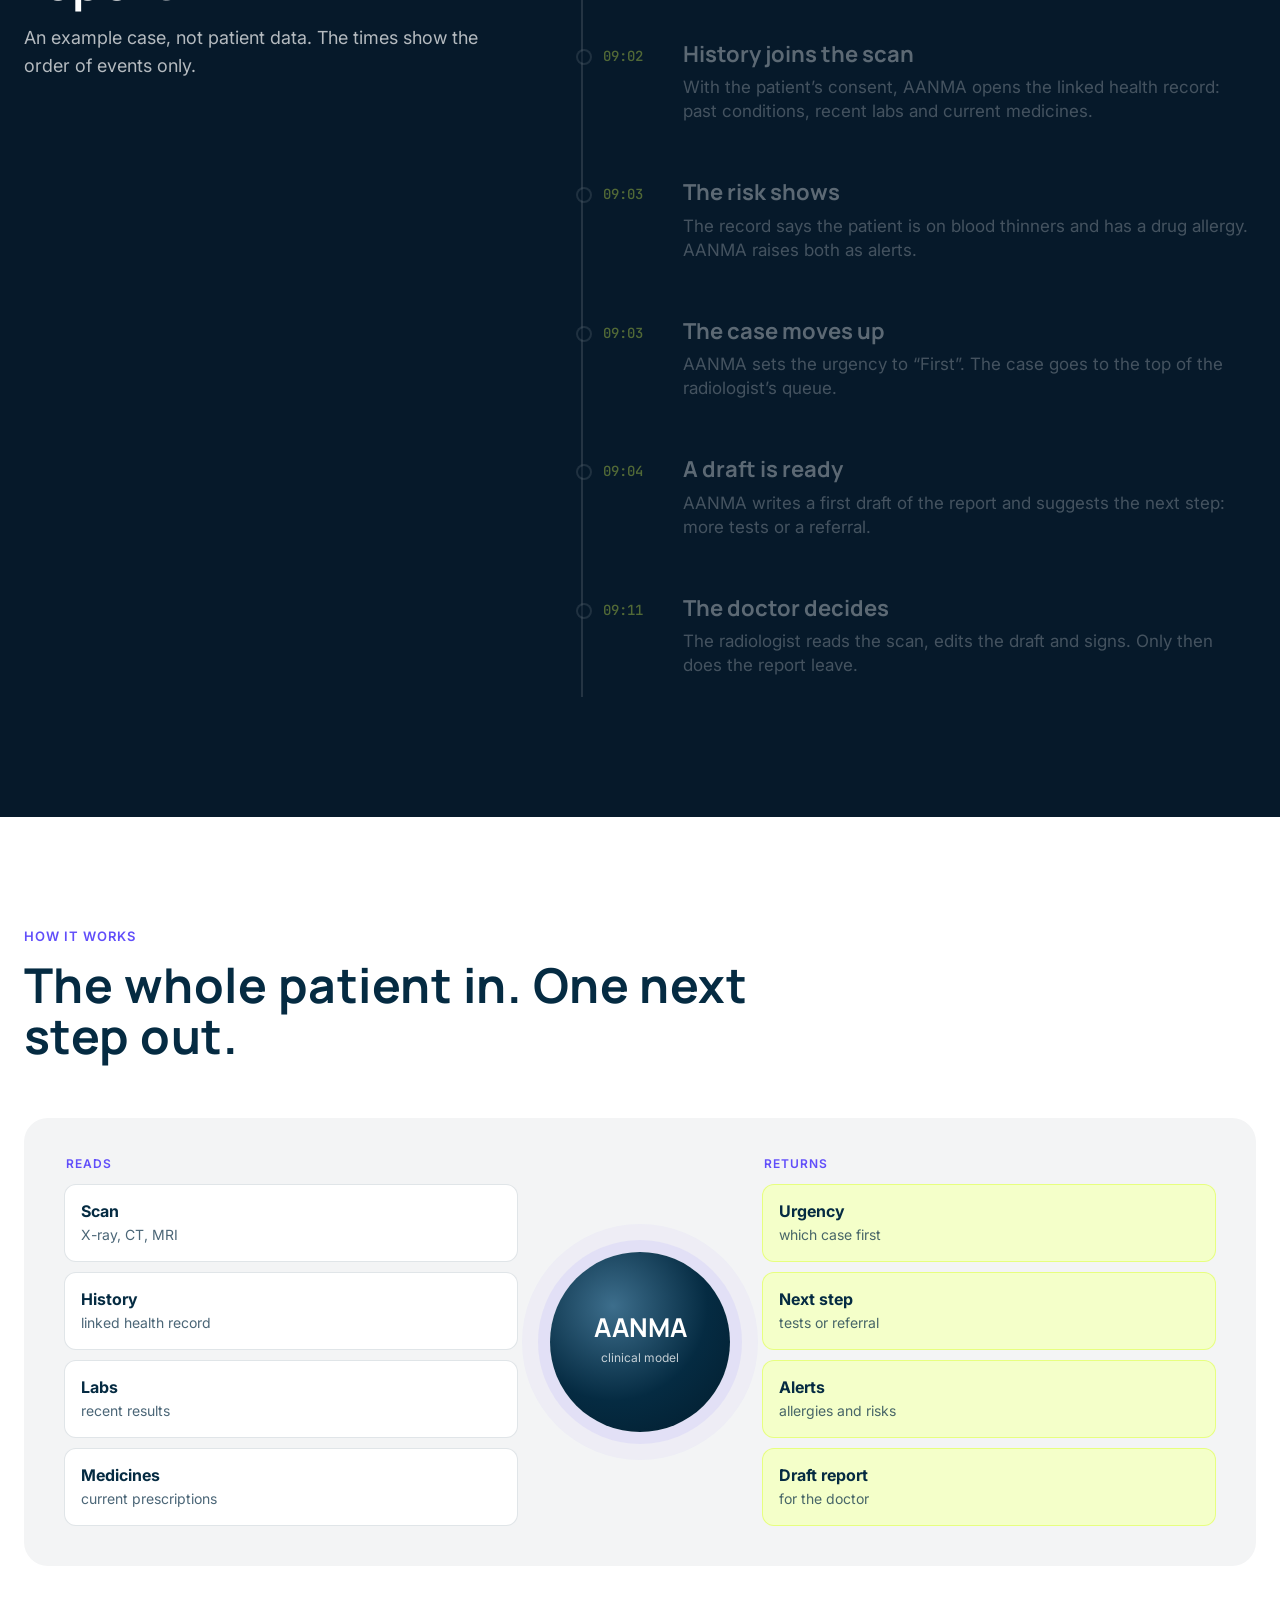
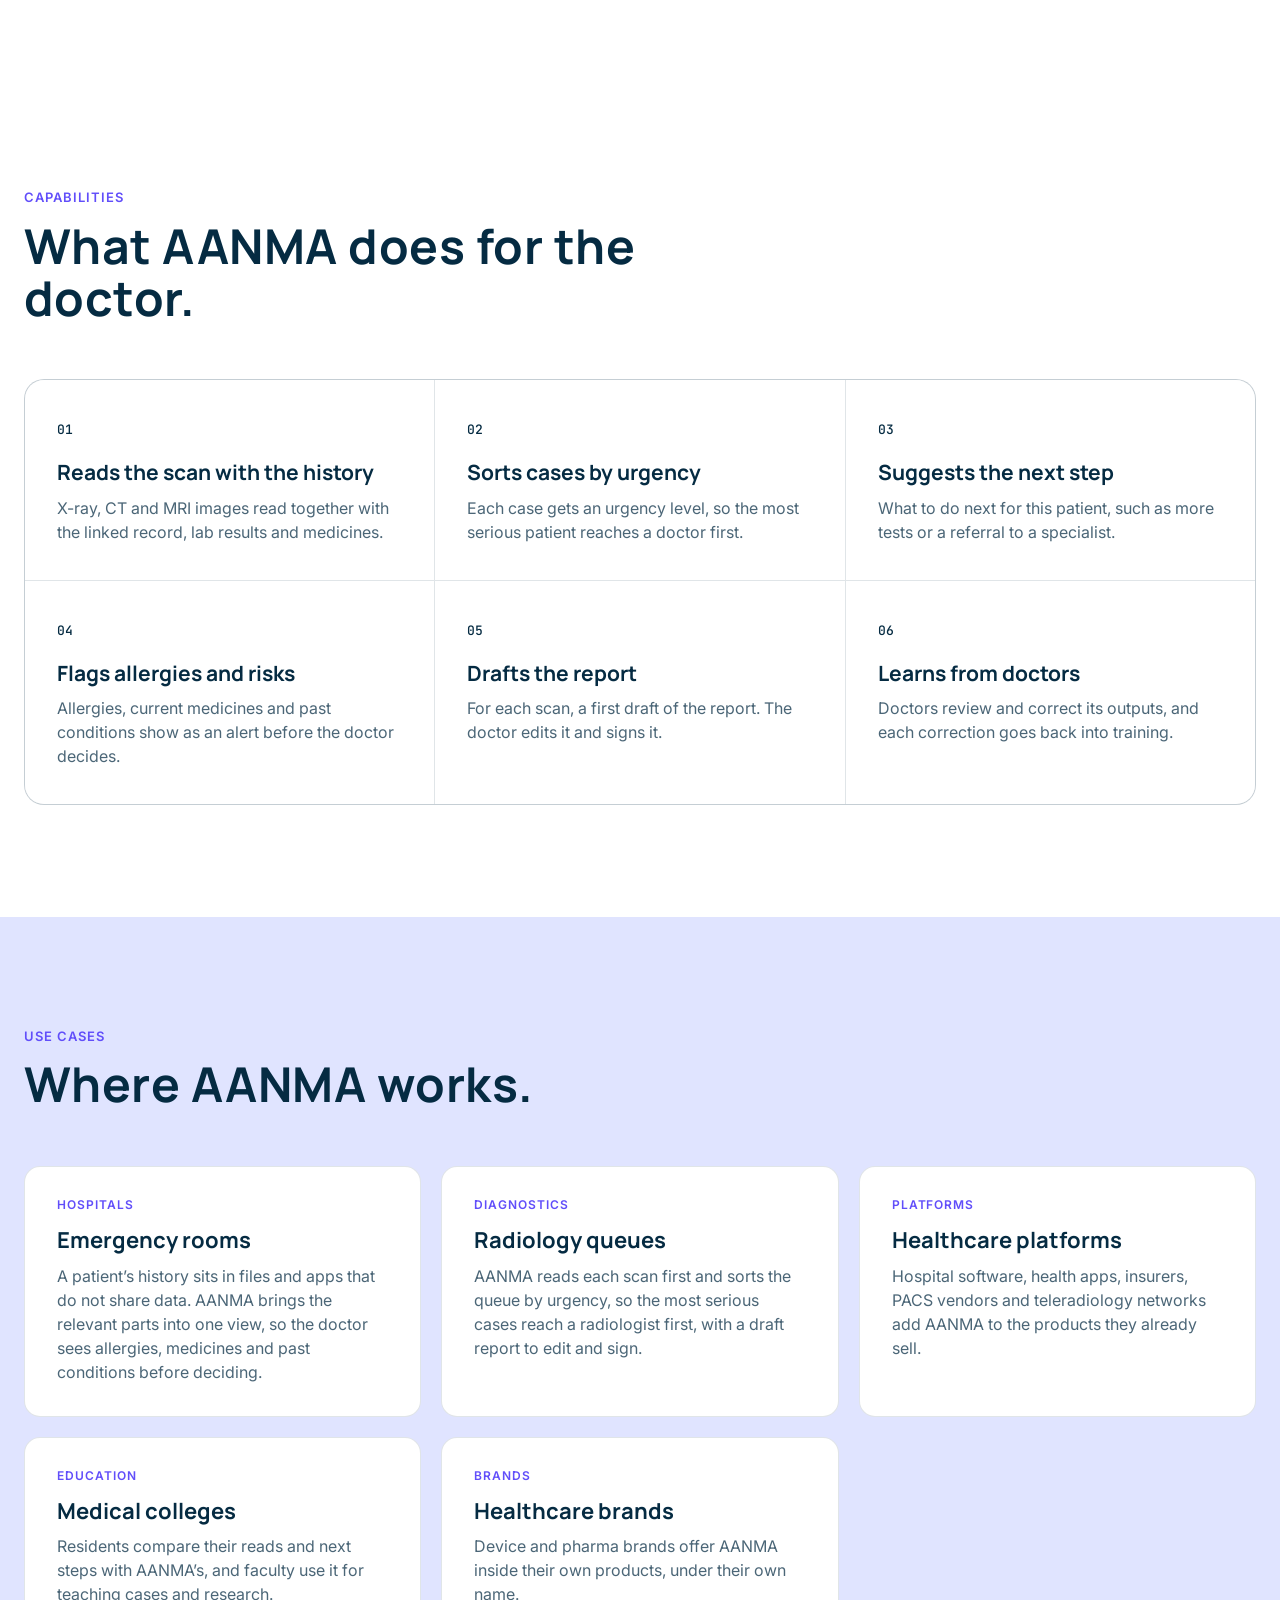
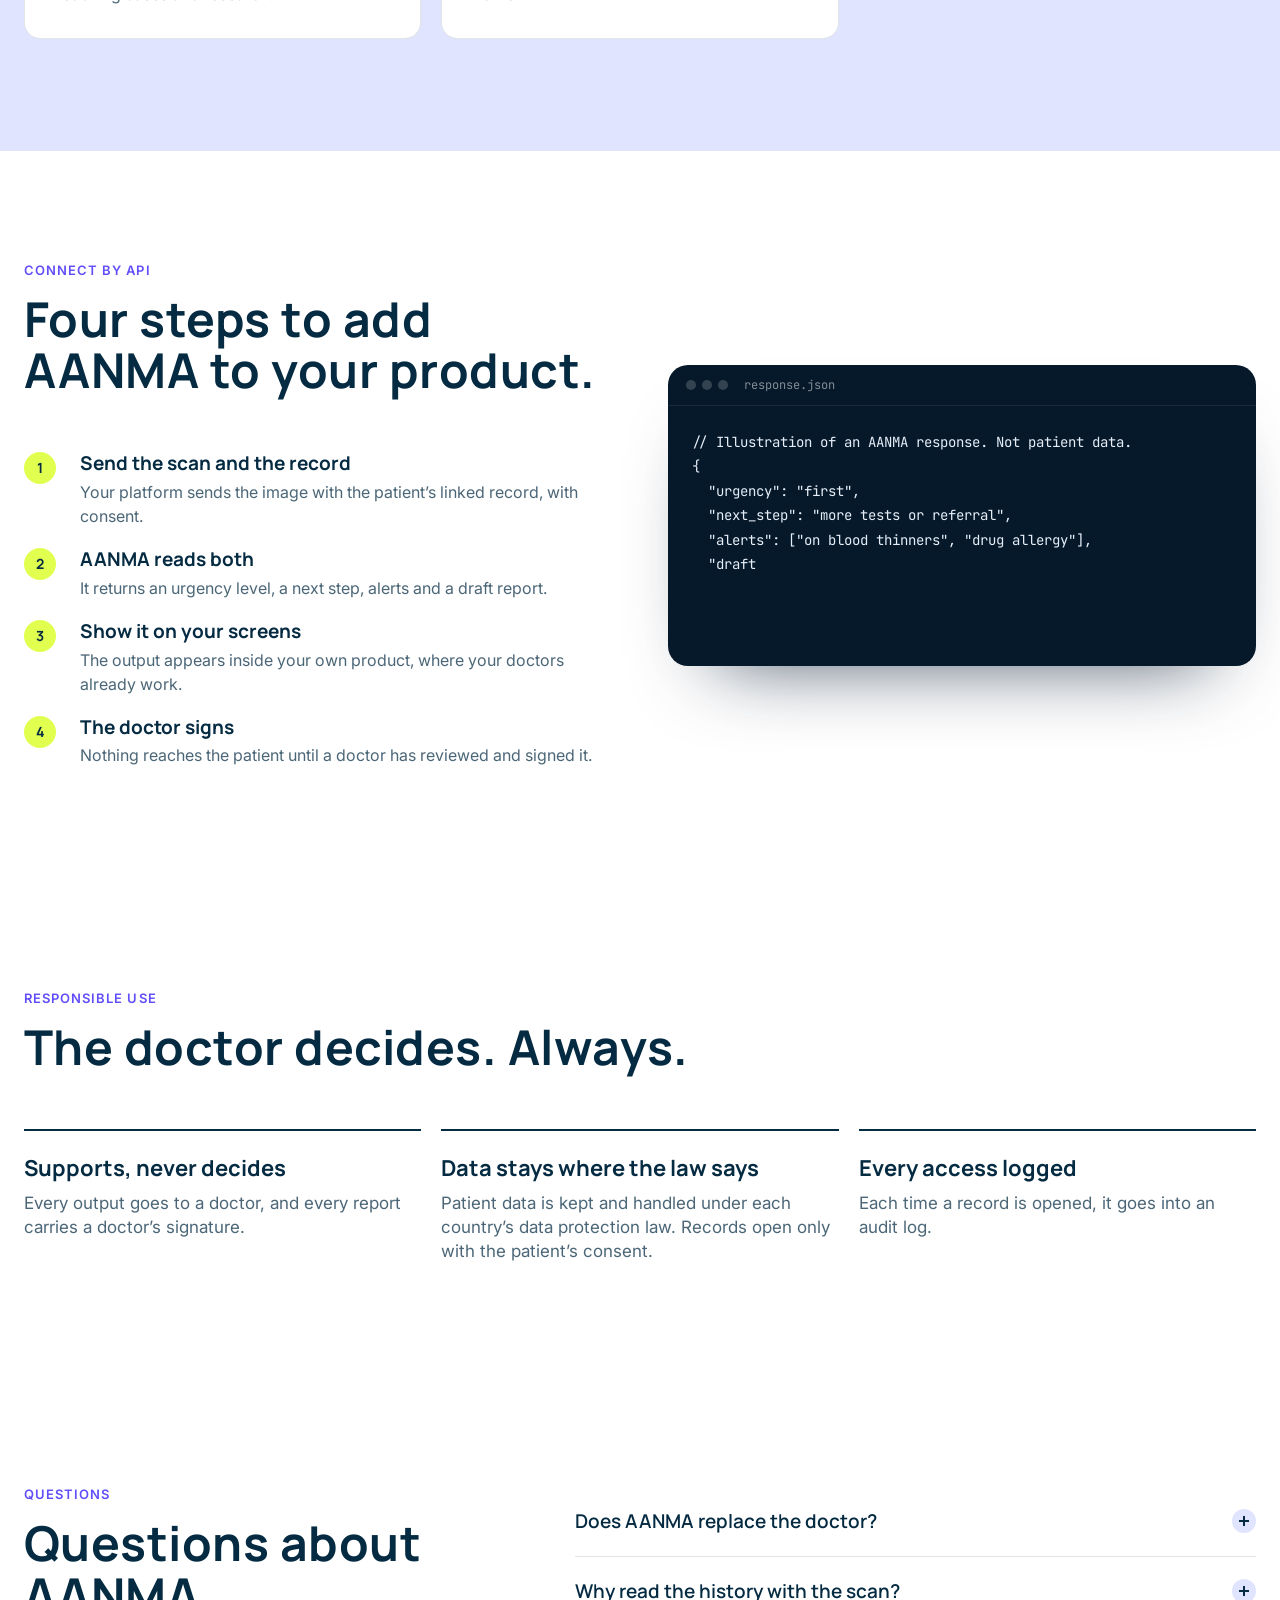
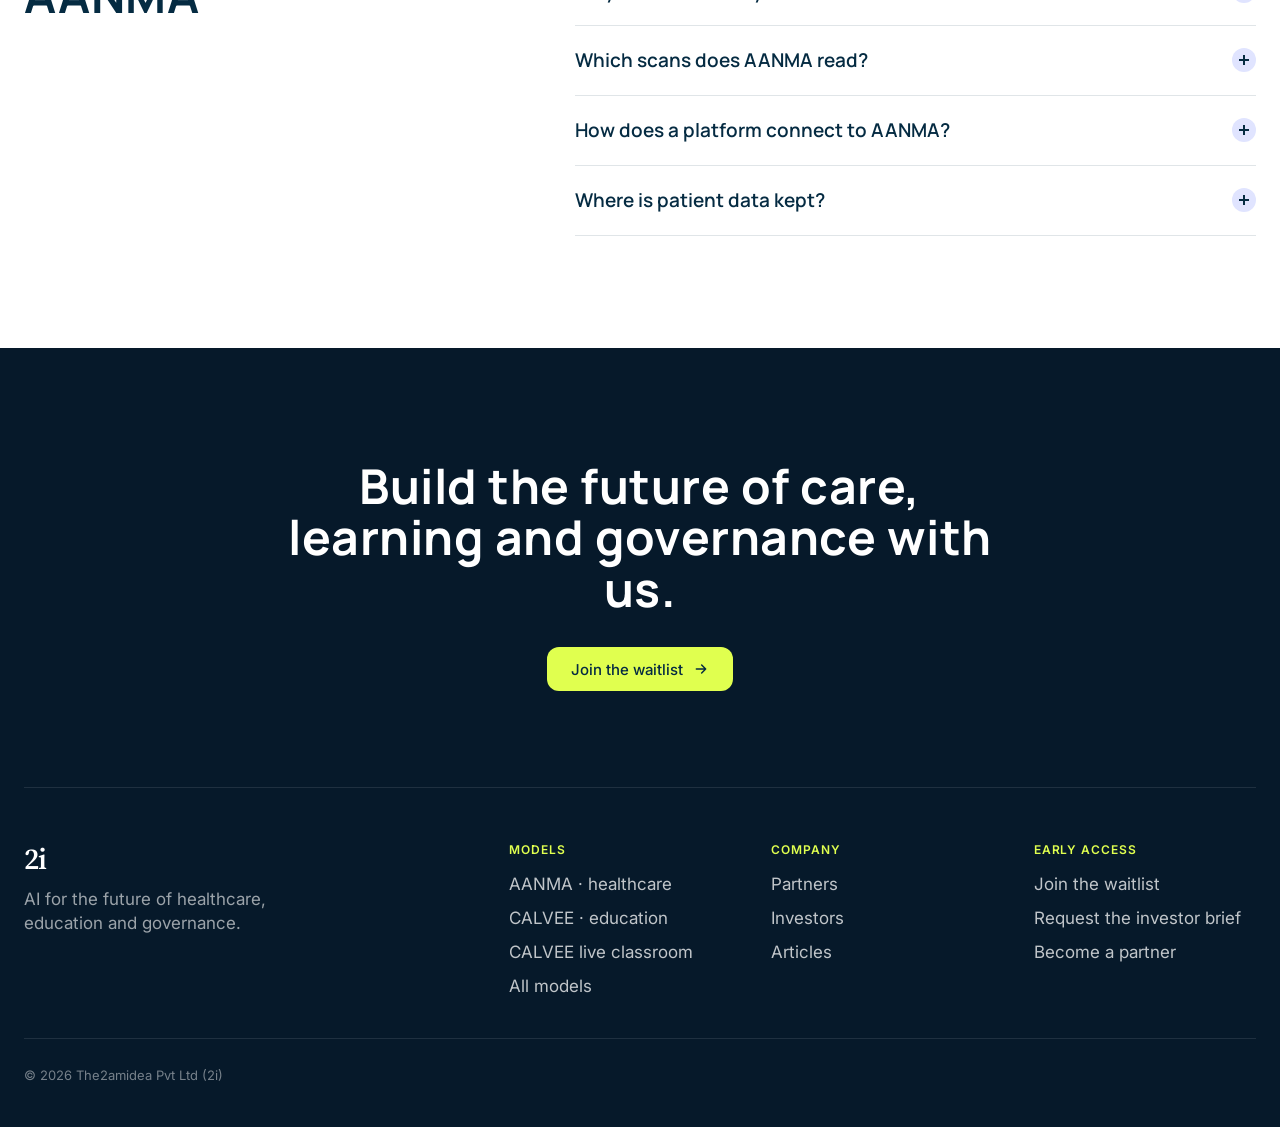
<file: aanma.html>
<!doctype html>
<html lang="en">
<head>
<meta charset="utf-8">
<meta name="viewport" content="width=device-width, initial-scale=1">
<title>AANMA · clinical AI model · 2i</title>
<meta name="description" content="AANMA reads the scan with the patient’s history and suggests the next step to the doctor. By 2i.">
<meta property="og:title" content="AANMA · clinical AI model · 2i">
<meta property="og:description" content="AANMA reads the scan with the patient’s history and suggests the next step to the doctor. By 2i.">
<meta property="og:type" content="website">
<meta name="theme-color" content="#FFFFFF">
<link rel="icon" href="favicon.svg" type="image/svg+xml">
<link rel="preconnect" href="https://fonts.googleapis.com">
<link rel="preconnect" href="https://fonts.gstatic.com" crossorigin>
<link href="https://fonts.googleapis.com/css2?family=Inter:wght@400;500;600&family=Manrope:wght@600;700;800&family=Source+Serif+4:opsz,wght@8..60,600&family=JetBrains+Mono:wght@400;500&display=swap" rel="stylesheet">
<link rel="stylesheet" href="v4.css?v=8cards">
<script defer src="v4.js?v=6e"></script>
</head>
<body data-page="aanma">
<a class="skip" href="#main">Skip to content</a>
<header class="top"><div class="wrap top-in">
  <a class="wordmark" href="index.html" aria-label="2i, home"><span class="wm">2i</span></a>
  <nav class="nav" aria-label="Main"><div class="dd"><button class="dd-btn" type="button" aria-expanded="false" aria-haspopup="true" aria-current=page>Models <svg viewBox="0 0 24 24" fill="none" stroke="currentColor" stroke-width="2.2" stroke-linecap="round" stroke-linejoin="round" aria-hidden="true"><path d="M6 9l6 6 6-6"/></svg></button><div class="dd-menu"><a href="aanma.html" aria-current=page><b>AANMA</b><small>Healthcare model</small></a><a href="calvee.html"><b>CALVEE</b><small>Education model</small></a><a class="dd-all" href="models.html">All models <svg viewBox="0 0 24 24" fill="none" stroke="currentColor" stroke-width="2.2" stroke-linecap="round" stroke-linejoin="round" aria-hidden="true"><path d="M5 12h14M13 6l6 6-6 6"/></svg></a></div></div><a href="partners.html">Partners</a><a href="investors.html">Investors</a><a href="articles.html">Articles</a></nav>
  <a class="btn btn-ink btn-sm top-cta" href="index.html#waitlist">Join the waitlist</a>
  <button class="menu-btn" type="button" aria-label="Open menu" aria-expanded="false"><span></span><span></span></button>
</div></header>
<main id="main">

<section class="mhero mhero-aanma"><div class="wrap mhero-grid">
  <div>
    <p class="eyebrow" data-reveal>Clinical AI model · Healthcare</p>
    <h1 class="display" data-reveal style="--d:80ms">AANMA</h1>
    <p class="hero-sub" data-reveal style="--d:160ms">AANMA reads the scan together with the patient’s history and suggests the next step to the doctor. The doctor reviews it, changes what is wrong, and signs.</p>
    <div class="btns" data-reveal style="--d:240ms"><a class="btn btn-ink btn-lg" href="index.html#waitlist">Join the waitlist</a><a class="link" href="#case">Follow one case <svg viewBox="0 0 24 24" fill="none" stroke="currentColor" stroke-width="2.2" stroke-linecap="round" stroke-linejoin="round" aria-hidden="true"><path d="M5 12h14M13 6l6 6-6 6"/></svg></a></div>
  </div>
  <div class="queue" data-queue data-reveal style="--d:200ms" aria-label="Illustration: a radiology queue sorted by urgency">
    <div class="queue-top"><span>Radiology queue</span><b data-queue-status>In the order the scans arrived</b></div>
    <ul class="q-list"><li class="q-item " data-rank="4"><span class="scan">X-RAY</span><span class="who">Chest · 34 years<small>Cough, no history</small></span><span class="lv">Routine</span></li><li class="q-item high" data-rank="1"><span class="scan">CT</span><span class="who">Head · 68 years<small>Fall, on blood thinners</small></span><span class="lv">First</span></li><li class="q-item " data-rank="5"><span class="scan">X-RAY</span><span class="who">Wrist · 22 years<small>Sports injury</small></span><span class="lv">Routine</span></li><li class="q-item " data-rank="3"><span class="scan">MRI</span><span class="who">Spine · 51 years<small>Back pain for 6 weeks</small></span><span class="lv">Soon</span></li><li class="q-item high" data-rank="2"><span class="scan">X-RAY</span><span class="who">Chest · 70 years<small>Breathless, on blood thinners</small></span><span class="lv">First</span></li></ul>
    <div class="queue-foot"><span>Illustration. Not patient data.</span><button type="button" data-queue-again>Play again</button></div>
  </div>
</div></section>

<section class="sec tight"><div class="wrap">
  <div class="band band-y" data-reveal><div><b>3 scan types</b><span>X-ray, CT and MRI</span></div><div><b>4 inputs</b><span>Scan, history, labs, medicines</span></div><div><b>4 outputs</b><span>Urgency, next step, alerts, draft</span></div><div><b>1 signature</b><span>A doctor signs every report</span></div></div>
</div></section>

<section class="sec" aria-labelledby="why-t"><div class="wrap">
  <p class="quote" data-reveal>A scan shows only part of the story. The same shadow on a chest X-ray means one thing for a 30-year-old with a cough, and <em>another for a 70-year-old on blood thinners.</em></p>
</div></section>

<section class="sec dark" id="case" aria-labelledby="case-t"><div class="wrap walk-wrap">
  <div class="walk-head" data-reveal><p class="eyebrow">One case, step by step</p><h2 class="h2" id="case-t">From scan to signed report.</h2><p class="lead">An example case, not patient data. The times show the order of events only.</p></div>
  <ol class="walk"><li class="wk" data-step><span class="t">09:02</span><div><h3>Scan arrives</h3><p>A chest X-ray for a 70-year-old who is short of breath reaches the radiology queue.</p></div></li><li class="wk" data-step><span class="t">09:02</span><div><h3>History joins the scan</h3><p>With the patient’s consent, AANMA opens the linked health record: past conditions, recent labs and current medicines.</p></div></li><li class="wk" data-step><span class="t">09:03</span><div><h3>The risk shows</h3><p>The record says the patient is on blood thinners and has a drug allergy. AANMA raises both as alerts.</p></div></li><li class="wk" data-step><span class="t">09:03</span><div><h3>The case moves up</h3><p>AANMA sets the urgency to “First”. The case goes to the top of the radiologist’s queue.</p></div></li><li class="wk" data-step><span class="t">09:04</span><div><h3>A draft is ready</h3><p>AANMA writes a first draft of the report and suggests the next step: more tests or a referral.</p></div></li><li class="wk" data-step><span class="t">09:11</span><div><h3>The doctor decides</h3><p>The radiologist reads the scan, edits the draft and signs. Only then does the report leave.</p></div></li></ol>
</div></section>

<section class="sec" aria-labelledby="af-t"><div class="wrap">
  <div class="shead" data-reveal><p class="eyebrow">How it works</p><h2 class="h2" id=af-t>The whole patient in. One next step out.</h2></div>
  <div class="flow" data-reveal role="img" aria-label="Scan, patient history, labs and medicines go into AANMA. Urgency, next step, alerts and a draft report come out.">
    <ul><li class="lbl">Reads</li><li><b>Scan</b>X-ray, CT, MRI</li><li><b>History</b>linked health record</li><li><b>Labs</b>recent results</li><li><b>Medicines</b>current prescriptions</li></ul>
    <div class="hub"><span>AANMA</span><small>clinical model</small></div>
    <ul class="out"><li class="lbl">Returns</li><li><b>Urgency</b>which case first</li><li><b>Next step</b>tests or referral</li><li><b>Alerts</b>allergies and risks</li><li><b>Draft report</b>for the doctor</li></ul>
  </div>
</div></section>

<section class="sec" aria-labelledby="ac-t"><div class="wrap">
  <div class="shead" data-reveal><p class="eyebrow">Capabilities</p><h2 class="h2" id=ac-t>What AANMA does for the doctor.</h2></div>
  <div class="caps"><div class="cap" data-reveal style="--d:0ms"><span class="k">01</span><h3>Reads the scan with the history</h3><p>X-ray, CT and MRI images read together with the linked record, lab results and medicines.</p></div><div class="cap" data-reveal style="--d:80ms"><span class="k">02</span><h3>Sorts cases by urgency</h3><p>Each case gets an urgency level, so the most serious patient reaches a doctor first.</p></div><div class="cap" data-reveal style="--d:160ms"><span class="k">03</span><h3>Suggests the next step</h3><p>What to do next for this patient, such as more tests or a referral to a specialist.</p></div><div class="cap" data-reveal style="--d:0ms"><span class="k">04</span><h3>Flags allergies and risks</h3><p>Allergies, current medicines and past conditions show as an alert before the doctor decides.</p></div><div class="cap" data-reveal style="--d:80ms"><span class="k">05</span><h3>Drafts the report</h3><p>For each scan, a first draft of the report. The doctor edits it and signs it.</p></div><div class="cap" data-reveal style="--d:160ms"><span class="k">06</span><h3>Learns from doctors</h3><p>Doctors review and correct its outputs, and each correction goes back into training.</p></div></div>
</div></section>

<section class="sec tint" id="use" aria-labelledby="au-t"><div class="wrap">
  <div class="shead" data-reveal><p class="eyebrow">Use cases</p><h2 class="h2" id=au-t>Where AANMA works.</h2></div>
  <div class="cases">
    <article class="case" data-reveal><p class="who">Hospitals</p><h3>Emergency rooms</h3><p>A patient’s history sits in files and apps that do not share data. AANMA brings the relevant parts into one view, so the doctor sees allergies, medicines and past conditions before deciding.</p></article>
    <article class="case" data-reveal style="--d:80ms"><p class="who">Diagnostics</p><h3>Radiology queues</h3><p>AANMA reads each scan first and sorts the queue by urgency, so the most serious cases reach a radiologist first, with a draft report to edit and sign.</p></article>
    <article class="case" data-reveal style="--d:160ms"><p class="who">Platforms</p><h3>Healthcare platforms</h3><p>Hospital software, health apps, insurers, PACS vendors and teleradiology networks add AANMA to the products they already sell.</p></article>
    <article class="case" data-reveal><p class="who">Education</p><h3>Medical colleges</h3><p>Residents compare their reads and next steps with AANMA’s, and faculty use it for teaching cases and research.</p></article>
    <article class="case" data-reveal style="--d:80ms"><p class="who">Brands</p><h3>Healthcare brands</h3><p>Device and pharma brands offer AANMA inside their own products, under their own name.</p></article>
  </div>
</div></section>

<section class="sec" aria-labelledby="api-t"><div class="wrap api-grid">
  <div>
    <div class="shead" data-reveal><p class="eyebrow">Connect by API</p><h2 class="h2" id=api-t>Four steps to add AANMA to your product.</h2></div>
    <ol class="steps">
      <li data-reveal><h3>Send the scan and the record</h3><p>Your platform sends the image with the patient’s linked record, with consent.</p></li>
      <li data-reveal style="--d:80ms"><h3>AANMA reads both</h3><p>It returns an urgency level, a next step, alerts and a draft report.</p></li>
      <li data-reveal style="--d:160ms"><h3>Show it on your screens</h3><p>The output appears inside your own product, where your doctors already work.</p></li>
      <li data-reveal style="--d:240ms"><h3>The doctor signs</h3><p>Nothing reaches the patient until a doctor has reviewed and signed it.</p></li>
    </ol>
  </div>
  <div class="code" data-reveal style="--d:120ms"><div class="code-top"><i></i><i></i><i></i><span>response.json</span></div><pre data-type><span class="c">// Illustration of an AANMA response. Not patient data.</span>
{
  <span class="k">"urgency"</span>: <span class="s">"first"</span>,
  <span class="k">"next_step"</span>: <span class="s">"more tests or referral"</span>,
  <span class="k">"alerts"</span>: [<span class="s">"on blood thinners"</span>, <span class="s">"drug allergy"</span>],
  <span class="k">"draft_report"</span>: <span class="s">"Draft for the radiologist to edit"</span>,
  <span class="k">"status"</span>: <span class="s">"awaiting_doctor_signature"</span>
}</pre></div>
</div></section>

<section class="sec" aria-labelledby="ar-t"><div class="wrap">
  <div class="shead" data-reveal><p class="eyebrow">Responsible use</p><h2 class="h2" id=ar-t>The doctor decides. Always.</h2></div>
  <div class="principles">
    <div class="pr" data-reveal><h3>Supports, never decides</h3><p>Every output goes to a doctor, and every report carries a doctor’s signature.</p></div>
    <div class="pr" data-reveal style="--d:90ms"><h3>Data stays where the law says</h3><p>Patient data is kept and handled under each country’s data protection law. Records open only with the patient’s consent.</p></div>
    <div class="pr" data-reveal style="--d:180ms"><h3>Every access logged</h3><p>Each time a record is opened, it goes into an audit log.</p></div>
  </div>
</div></section>

<section class="sec"><div class="wrap faq"><div class="shead" data-reveal><p class="eyebrow">Questions</p><h2 class="h2">Questions about AANMA</h2></div><div class="faq-list" data-reveal><details><summary>Does AANMA replace the doctor?<i aria-hidden="true"></i></summary><p>No. AANMA suggests an urgency level, a next step and alerts. A doctor reviews, edits and signs every output.</p></details><details><summary>Why read the history with the scan?<i aria-hidden="true"></i></summary><p>The right next step depends on the patient. Age, past conditions, lab results and medicines change what a finding on a scan means.</p></details><details><summary>Which scans does AANMA read?<i aria-hidden="true"></i></summary><p>X-ray, CT and MRI.</p></details><details><summary>How does a platform connect to AANMA?<i aria-hidden="true"></i></summary><p>By API. The platform sends the scan and the linked record, and shows AANMA’s output inside its own product.</p></details><details><summary>Where is patient data kept?<i aria-hidden="true"></i></summary><p>In the country of the deployment, under its data protection law. Access needs the patient’s consent and is logged.</p></details></div></div></section>

</main>
<footer class="foot">
  <div class="wrap foot-cta" data-reveal>
    <h2 class="h2">Build the future of care, learning and governance with us.</h2>
    <a class="btn btn-y" href="index.html#waitlist">Join the waitlist <svg viewBox="0 0 24 24" fill="none" stroke="currentColor" stroke-width="2.2" stroke-linecap="round" stroke-linejoin="round" aria-hidden="true"><path d="M5 12h14M13 6l6 6-6 6"/></svg></a>
  </div>
  <div class="wrap foot-grid foot-4">
    <div><a class="wordmark" href="index.html" aria-label="2i, home"><span class="wm">2i</span></a><p class="tag">AI for the future of healthcare, education and governance.</p></div>
    <nav aria-label="Models"><h3>Models</h3><a href="aanma.html">AANMA · healthcare</a><a href="calvee.html">CALVEE · education</a><a href="calvee/school/?view=chapter">CALVEE live classroom</a><a href="models.html">All models</a></nav>
    <nav aria-label="Company"><h3>Company</h3><a href="partners.html">Partners</a><a href="investors.html">Investors</a><a href="articles.html">Articles</a></nav>
    <nav aria-label="Early access"><h3>Early access</h3><a href="index.html#waitlist">Join the waitlist</a><a href="investors.html#brief">Request the investor brief</a><a href="partners.html#talk">Become a partner</a></nav>
  </div>
  <div class="wrap legal"><p>© 2026 The2amidea Pvt Ltd (2i)</p></div>
</footer>
</body>
</html>
</file>
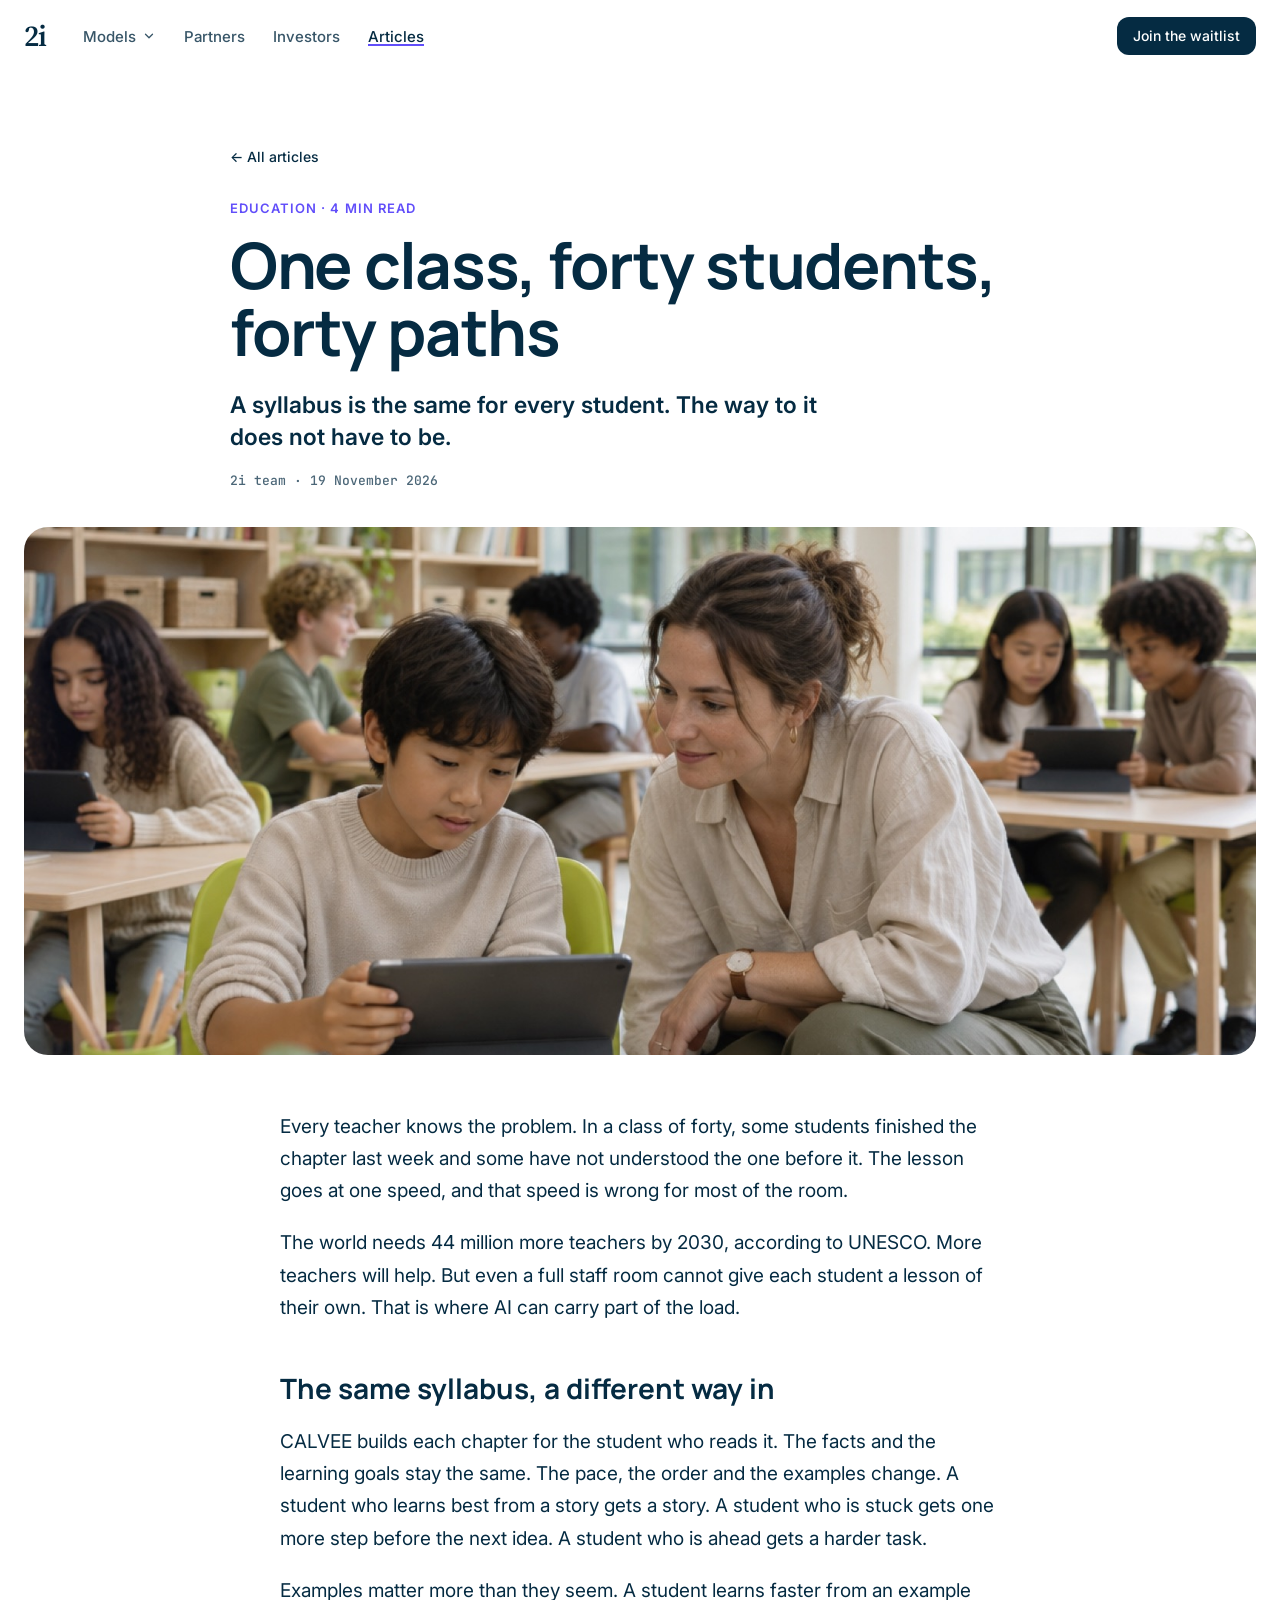
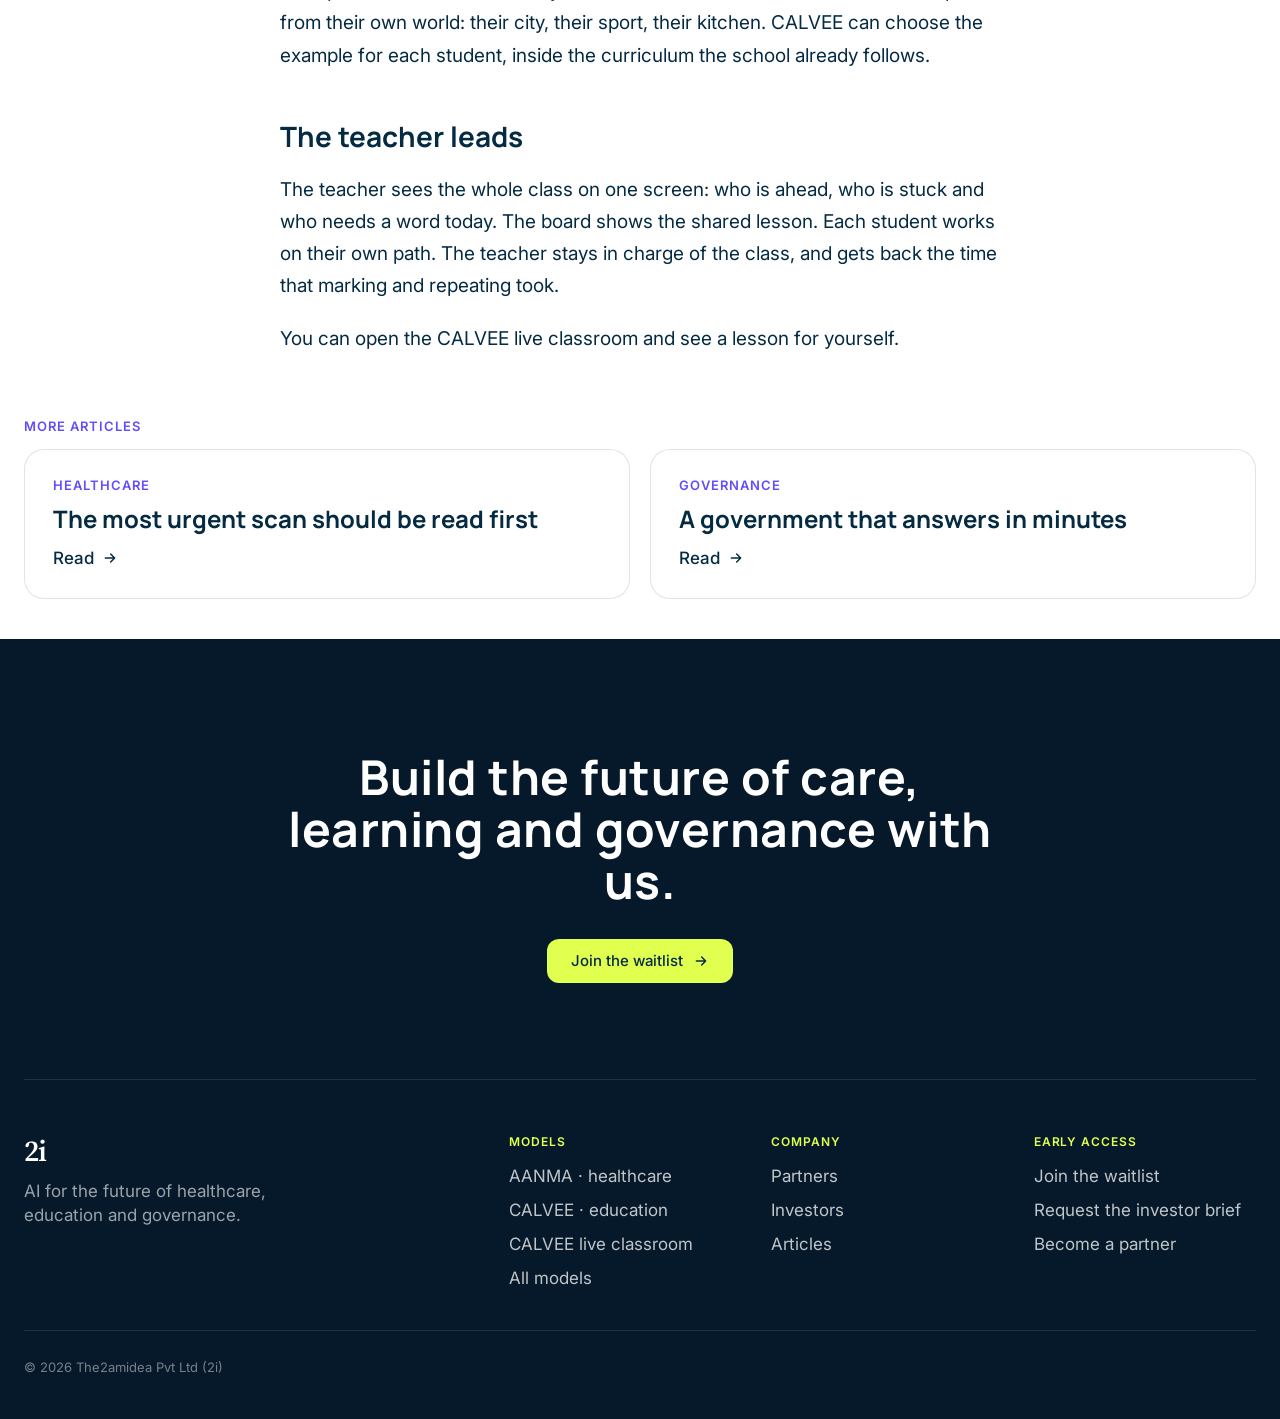
<file: article-forty-paths.html>
<!doctype html>
<html lang="en">
<head>
<meta charset="utf-8">
<meta name="viewport" content="width=device-width, initial-scale=1">
<title>One class, forty students, forty paths · 2i</title>
<meta name="description" content="A syllabus is the same for every student. The way to it does not have to be.">
<meta property="og:title" content="One class, forty students, forty paths · 2i">
<meta property="og:description" content="A syllabus is the same for every student. The way to it does not have to be.">
<meta property="og:type" content="website">
<meta name="theme-color" content="#FFFFFF">
<link rel="icon" href="favicon.svg" type="image/svg+xml">
<link rel="preconnect" href="https://fonts.googleapis.com">
<link rel="preconnect" href="https://fonts.gstatic.com" crossorigin>
<link href="https://fonts.googleapis.com/css2?family=Inter:wght@400;500;600&family=Manrope:wght@600;700;800&family=Source+Serif+4:opsz,wght@8..60,600&family=JetBrains+Mono:wght@400;500&display=swap" rel="stylesheet">
<link rel="stylesheet" href="v4.css?v=8cards">
<script defer src="v4.js?v=6e"></script>
</head>
<body data-page="articles">
<a class="skip" href="#main">Skip to content</a>
<header class="top"><div class="wrap top-in">
  <a class="wordmark" href="index.html" aria-label="2i, home"><span class="wm">2i</span></a>
  <nav class="nav" aria-label="Main"><div class="dd"><button class="dd-btn" type="button" aria-expanded="false" aria-haspopup="true">Models <svg viewBox="0 0 24 24" fill="none" stroke="currentColor" stroke-width="2.2" stroke-linecap="round" stroke-linejoin="round" aria-hidden="true"><path d="M6 9l6 6 6-6"/></svg></button><div class="dd-menu"><a href="aanma.html"><b>AANMA</b><small>Healthcare model</small></a><a href="calvee.html"><b>CALVEE</b><small>Education model</small></a><a class="dd-all" href="models.html">All models <svg viewBox="0 0 24 24" fill="none" stroke="currentColor" stroke-width="2.2" stroke-linecap="round" stroke-linejoin="round" aria-hidden="true"><path d="M5 12h14M13 6l6 6-6 6"/></svg></a></div></div><a href="partners.html">Partners</a><a href="investors.html">Investors</a><a href="articles.html" aria-current=page>Articles</a></nav>
  <a class="btn btn-ink btn-sm top-cta" href="index.html#waitlist">Join the waitlist</a>
  <button class="menu-btn" type="button" aria-label="Open menu" aria-expanded="false"><span></span><span></span></button>
</div></header>
<main id="main">
<article class="art">
<header class="wrap art-head">
  <a class="link back" href="articles.html">← All articles</a>
  <p class="eyebrow" data-reveal>Education · 4 min read</p>
  <h1 class="h1-art" data-reveal style="--d:80ms">One class, forty students, forty paths</h1>
  <p class="hero-sub" data-reveal style="--d:160ms">A syllabus is the same for every student. The way to it does not have to be.</p>
  <p class="byline" data-reveal style="--d:200ms">2i team · 19 November 2026</p>
</header>
<figure class="wrap art-photo" data-reveal><img src="img/g-learn.jpg" alt="A teacher helps a student with a tablet in a modern classroom" width="1600" height="1200"></figure>
<div class="wrap art-body"><p>Every teacher knows the problem. In a class of forty, some students finished the chapter last week and some have not understood the one before it. The lesson goes at one speed, and that speed is wrong for most of the room.</p>
<p>The world needs 44 million more teachers by 2030, according to UNESCO. More teachers will help. But even a full staff room cannot give each student a lesson of their own. That is where AI can carry part of the load.</p>
<h2>The same syllabus, a different way in</h2>
<p>CALVEE builds each chapter for the student who reads it. The facts and the learning goals stay the same. The pace, the order and the examples change. A student who learns best from a story gets a story. A student who is stuck gets one more step before the next idea. A student who is ahead gets a harder task.</p>
<p>Examples matter more than they seem. A student learns faster from an example from their own world: their city, their sport, their kitchen. CALVEE can choose the example for each student, inside the curriculum the school already follows.</p>
<h2>The teacher leads</h2>
<p>The teacher sees the whole class on one screen: who is ahead, who is stuck and who needs a word today. The board shows the shared lesson. Each student works on their own path. The teacher stays in charge of the class, and gets back the time that marking and repeating took.</p>
<p>You can open the CALVEE live classroom and see a lesson for yourself.</p></div>
</article>
<section class="sec tight"><div class="wrap"><p class="eyebrow">More articles</p><div class="acards acards-2"><a class="acard acard-sm" href="article-urgent-first.html"><div class="acard-body"><p class="eyebrow">Healthcare</p><h2>The most urgent scan should be read first</h2><span class="link">Read <svg viewBox="0 0 24 24" fill="none" stroke="currentColor" stroke-width="2.2" stroke-linecap="round" stroke-linejoin="round" aria-hidden="true"><path d="M5 12h14M13 6l6 6-6 6"/></svg></span></div></a><a class="acard acard-sm" href="article-government-minutes.html"><div class="acard-body"><p class="eyebrow">Governance</p><h2>A government that answers in minutes</h2><span class="link">Read <svg viewBox="0 0 24 24" fill="none" stroke="currentColor" stroke-width="2.2" stroke-linecap="round" stroke-linejoin="round" aria-hidden="true"><path d="M5 12h14M13 6l6 6-6 6"/></svg></span></div></a></div></div></section>

</main>
<footer class="foot">
  <div class="wrap foot-cta" data-reveal>
    <h2 class="h2">Build the future of care, learning and governance with us.</h2>
    <a class="btn btn-y" href="index.html#waitlist">Join the waitlist <svg viewBox="0 0 24 24" fill="none" stroke="currentColor" stroke-width="2.2" stroke-linecap="round" stroke-linejoin="round" aria-hidden="true"><path d="M5 12h14M13 6l6 6-6 6"/></svg></a>
  </div>
  <div class="wrap foot-grid foot-4">
    <div><a class="wordmark" href="index.html" aria-label="2i, home"><span class="wm">2i</span></a><p class="tag">AI for the future of healthcare, education and governance.</p></div>
    <nav aria-label="Models"><h3>Models</h3><a href="aanma.html">AANMA · healthcare</a><a href="calvee.html">CALVEE · education</a><a href="calvee/school/?view=chapter">CALVEE live classroom</a><a href="models.html">All models</a></nav>
    <nav aria-label="Company"><h3>Company</h3><a href="partners.html">Partners</a><a href="investors.html">Investors</a><a href="articles.html">Articles</a></nav>
    <nav aria-label="Early access"><h3>Early access</h3><a href="index.html#waitlist">Join the waitlist</a><a href="investors.html#brief">Request the investor brief</a><a href="partners.html#talk">Become a partner</a></nav>
  </div>
  <div class="wrap legal"><p>© 2026 The2amidea Pvt Ltd (2i)</p></div>
</footer>
</body>
</html>
</file>
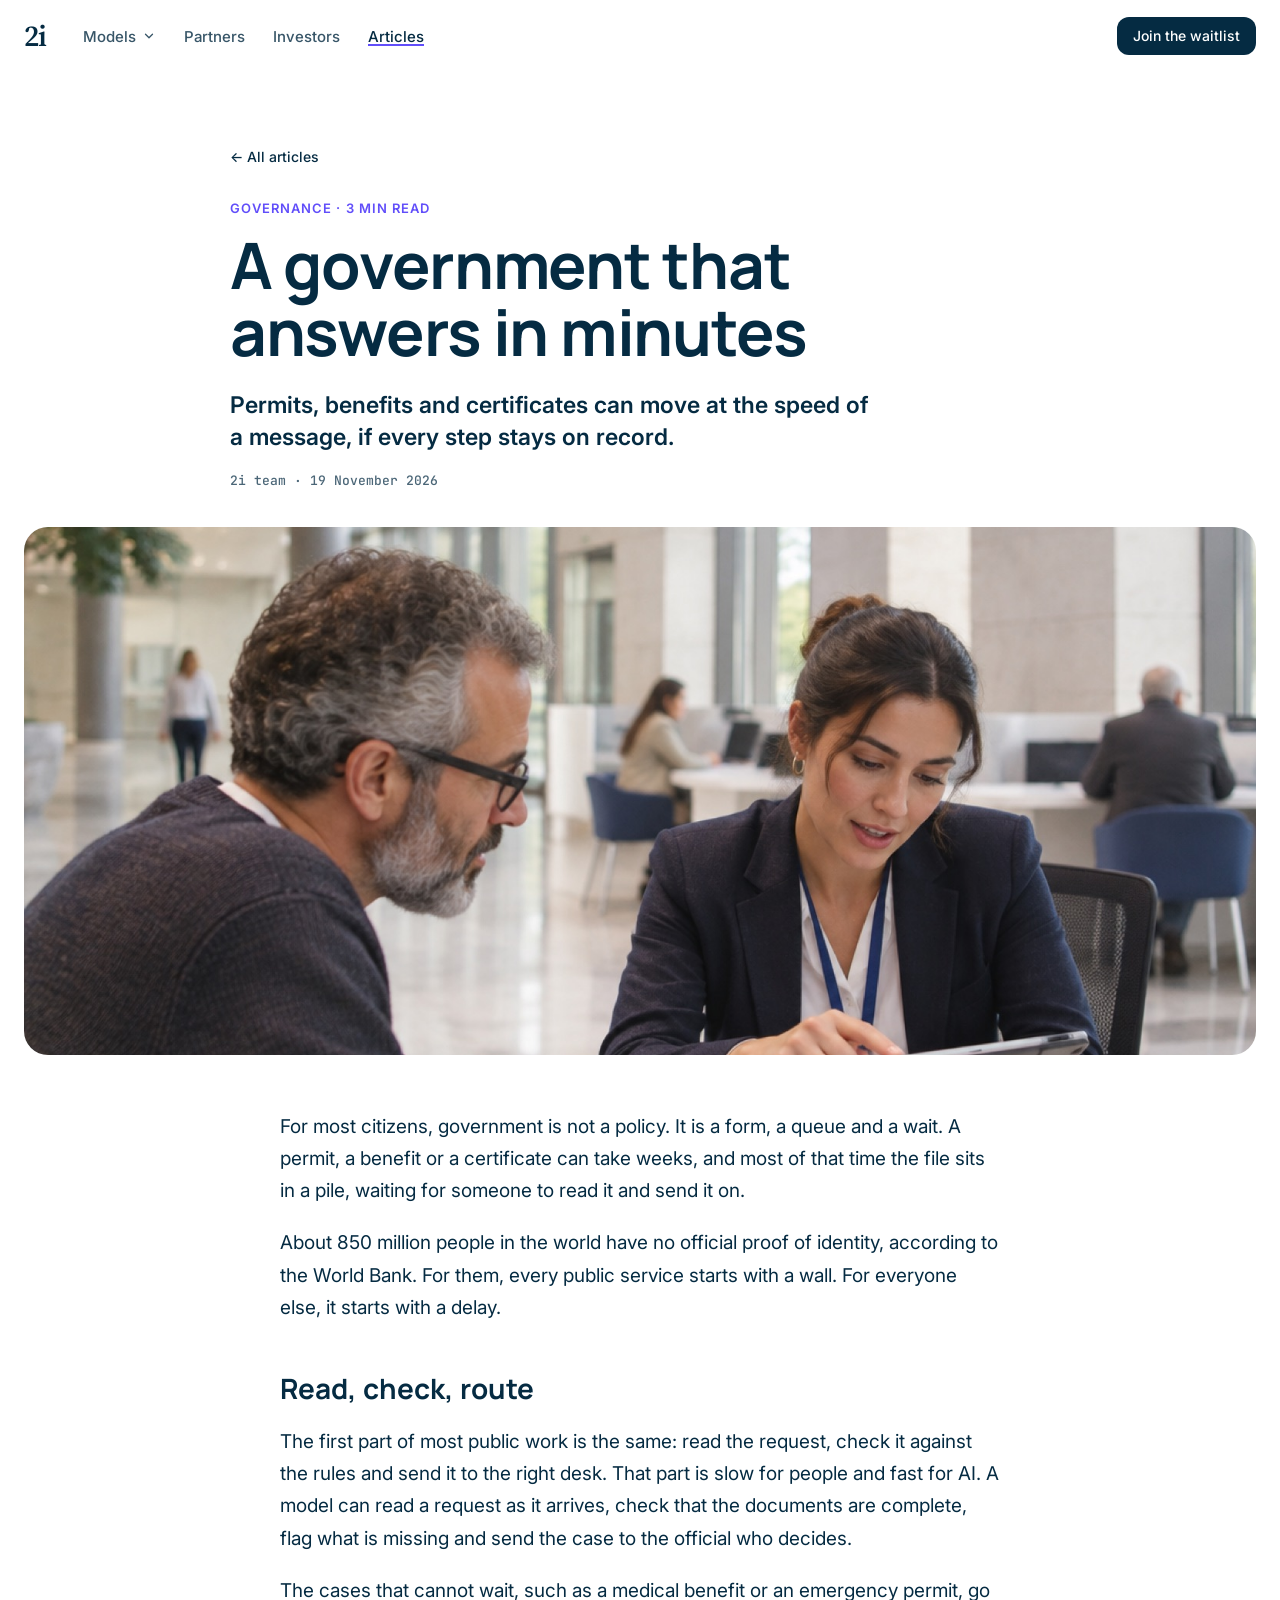
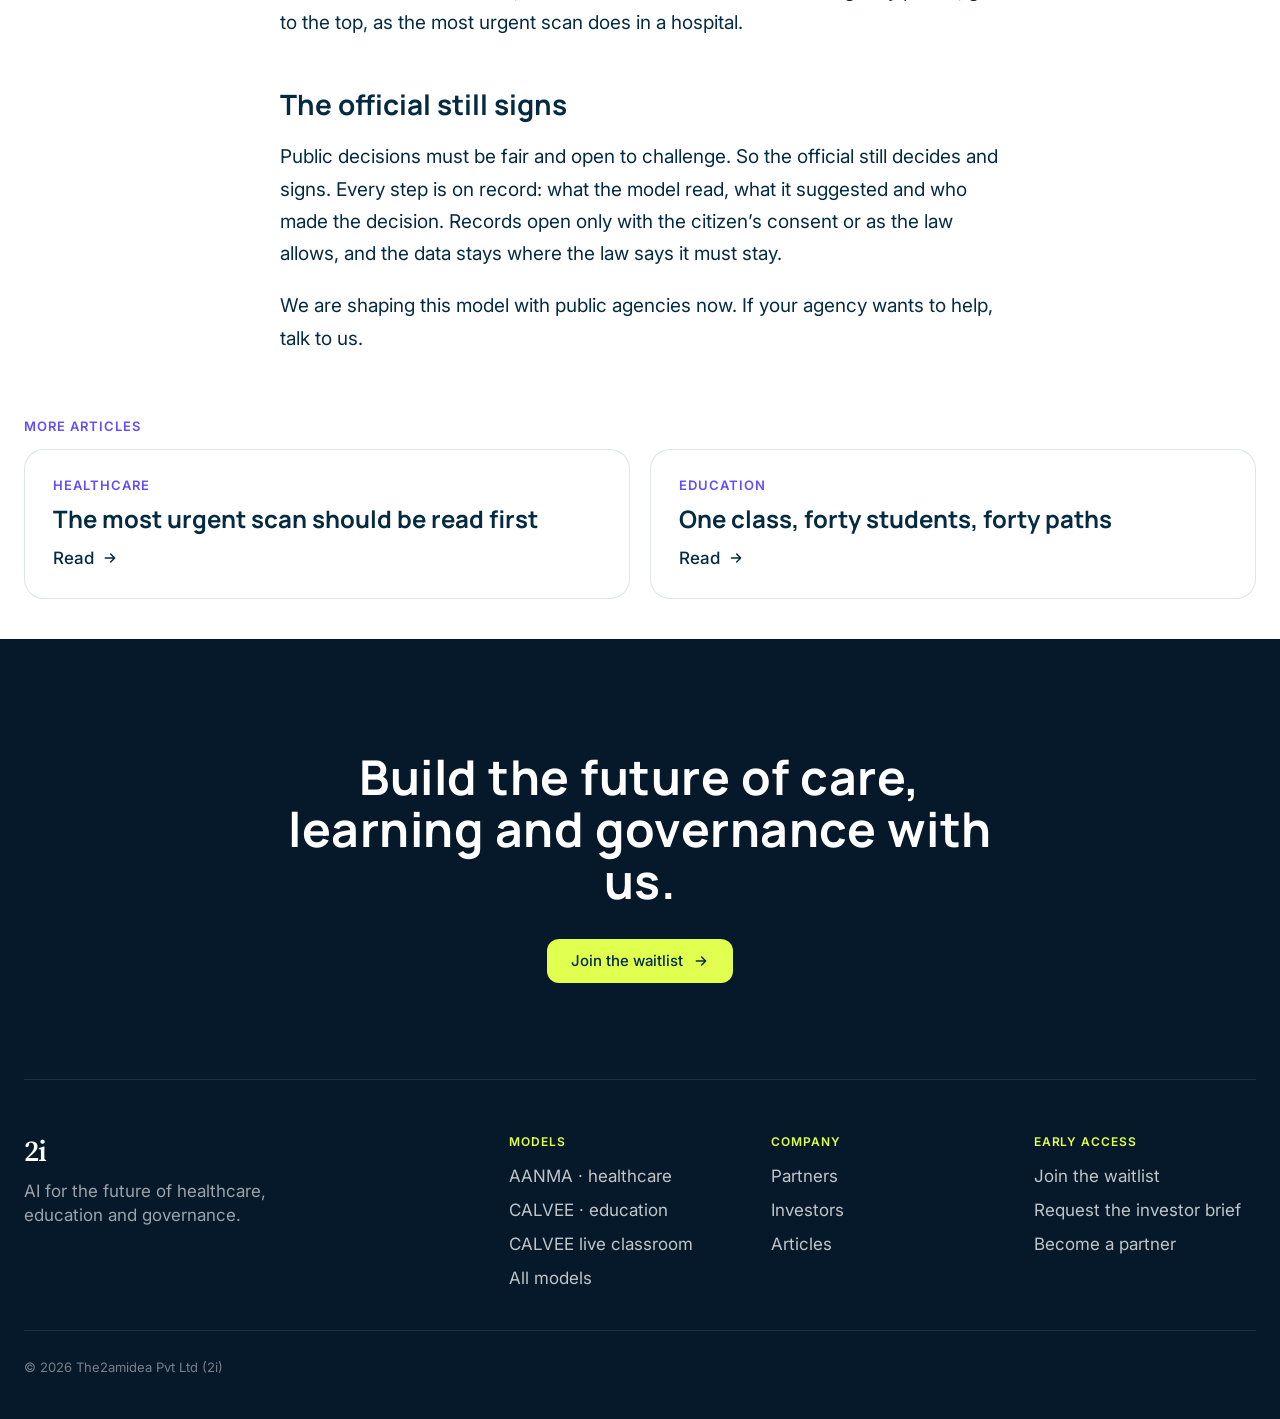
<file: article-government-minutes.html>
<!doctype html>
<html lang="en">
<head>
<meta charset="utf-8">
<meta name="viewport" content="width=device-width, initial-scale=1">
<title>A government that answers in minutes · 2i</title>
<meta name="description" content="Permits, benefits and certificates can move at the speed of a message, if every step stays on record.">
<meta property="og:title" content="A government that answers in minutes · 2i">
<meta property="og:description" content="Permits, benefits and certificates can move at the speed of a message, if every step stays on record.">
<meta property="og:type" content="website">
<meta name="theme-color" content="#FFFFFF">
<link rel="icon" href="favicon.svg" type="image/svg+xml">
<link rel="preconnect" href="https://fonts.googleapis.com">
<link rel="preconnect" href="https://fonts.gstatic.com" crossorigin>
<link href="https://fonts.googleapis.com/css2?family=Inter:wght@400;500;600&family=Manrope:wght@600;700;800&family=Source+Serif+4:opsz,wght@8..60,600&family=JetBrains+Mono:wght@400;500&display=swap" rel="stylesheet">
<link rel="stylesheet" href="v4.css?v=8cards">
<script defer src="v4.js?v=6e"></script>
</head>
<body data-page="articles">
<a class="skip" href="#main">Skip to content</a>
<header class="top"><div class="wrap top-in">
  <a class="wordmark" href="index.html" aria-label="2i, home"><span class="wm">2i</span></a>
  <nav class="nav" aria-label="Main"><div class="dd"><button class="dd-btn" type="button" aria-expanded="false" aria-haspopup="true">Models <svg viewBox="0 0 24 24" fill="none" stroke="currentColor" stroke-width="2.2" stroke-linecap="round" stroke-linejoin="round" aria-hidden="true"><path d="M6 9l6 6 6-6"/></svg></button><div class="dd-menu"><a href="aanma.html"><b>AANMA</b><small>Healthcare model</small></a><a href="calvee.html"><b>CALVEE</b><small>Education model</small></a><a class="dd-all" href="models.html">All models <svg viewBox="0 0 24 24" fill="none" stroke="currentColor" stroke-width="2.2" stroke-linecap="round" stroke-linejoin="round" aria-hidden="true"><path d="M5 12h14M13 6l6 6-6 6"/></svg></a></div></div><a href="partners.html">Partners</a><a href="investors.html">Investors</a><a href="articles.html" aria-current=page>Articles</a></nav>
  <a class="btn btn-ink btn-sm top-cta" href="index.html#waitlist">Join the waitlist</a>
  <button class="menu-btn" type="button" aria-label="Open menu" aria-expanded="false"><span></span><span></span></button>
</div></header>
<main id="main">
<article class="art">
<header class="wrap art-head">
  <a class="link back" href="articles.html">← All articles</a>
  <p class="eyebrow" data-reveal>Governance · 3 min read</p>
  <h1 class="h1-art" data-reveal style="--d:80ms">A government that answers in minutes</h1>
  <p class="hero-sub" data-reveal style="--d:160ms">Permits, benefits and certificates can move at the speed of a message, if every step stays on record.</p>
  <p class="byline" data-reveal style="--d:200ms">2i team · 19 November 2026</p>
</header>
<figure class="wrap art-photo" data-reveal><img src="img/g-gov.jpg" alt="A public servant helps a citizen complete a service on a tablet" width="1600" height="1200"></figure>
<div class="wrap art-body"><p>For most citizens, government is not a policy. It is a form, a queue and a wait. A permit, a benefit or a certificate can take weeks, and most of that time the file sits in a pile, waiting for someone to read it and send it on.</p>
<p>About 850 million people in the world have no official proof of identity, according to the World Bank. For them, every public service starts with a wall. For everyone else, it starts with a delay.</p>
<h2>Read, check, route</h2>
<p>The first part of most public work is the same: read the request, check it against the rules and send it to the right desk. That part is slow for people and fast for AI. A model can read a request as it arrives, check that the documents are complete, flag what is missing and send the case to the official who decides.</p>
<p>The cases that cannot wait, such as a medical benefit or an emergency permit, go to the top, as the most urgent scan does in a hospital.</p>
<h2>The official still signs</h2>
<p>Public decisions must be fair and open to challenge. So the official still decides and signs. Every step is on record: what the model read, what it suggested and who made the decision. Records open only with the citizen’s consent or as the law allows, and the data stays where the law says it must stay.</p>
<p>We are shaping this model with public agencies now. If your agency wants to help, talk to us.</p></div>
</article>
<section class="sec tight"><div class="wrap"><p class="eyebrow">More articles</p><div class="acards acards-2"><a class="acard acard-sm" href="article-urgent-first.html"><div class="acard-body"><p class="eyebrow">Healthcare</p><h2>The most urgent scan should be read first</h2><span class="link">Read <svg viewBox="0 0 24 24" fill="none" stroke="currentColor" stroke-width="2.2" stroke-linecap="round" stroke-linejoin="round" aria-hidden="true"><path d="M5 12h14M13 6l6 6-6 6"/></svg></span></div></a><a class="acard acard-sm" href="article-forty-paths.html"><div class="acard-body"><p class="eyebrow">Education</p><h2>One class, forty students, forty paths</h2><span class="link">Read <svg viewBox="0 0 24 24" fill="none" stroke="currentColor" stroke-width="2.2" stroke-linecap="round" stroke-linejoin="round" aria-hidden="true"><path d="M5 12h14M13 6l6 6-6 6"/></svg></span></div></a></div></div></section>

</main>
<footer class="foot">
  <div class="wrap foot-cta" data-reveal>
    <h2 class="h2">Build the future of care, learning and governance with us.</h2>
    <a class="btn btn-y" href="index.html#waitlist">Join the waitlist <svg viewBox="0 0 24 24" fill="none" stroke="currentColor" stroke-width="2.2" stroke-linecap="round" stroke-linejoin="round" aria-hidden="true"><path d="M5 12h14M13 6l6 6-6 6"/></svg></a>
  </div>
  <div class="wrap foot-grid foot-4">
    <div><a class="wordmark" href="index.html" aria-label="2i, home"><span class="wm">2i</span></a><p class="tag">AI for the future of healthcare, education and governance.</p></div>
    <nav aria-label="Models"><h3>Models</h3><a href="aanma.html">AANMA · healthcare</a><a href="calvee.html">CALVEE · education</a><a href="calvee/school/?view=chapter">CALVEE live classroom</a><a href="models.html">All models</a></nav>
    <nav aria-label="Company"><h3>Company</h3><a href="partners.html">Partners</a><a href="investors.html">Investors</a><a href="articles.html">Articles</a></nav>
    <nav aria-label="Early access"><h3>Early access</h3><a href="index.html#waitlist">Join the waitlist</a><a href="investors.html#brief">Request the investor brief</a><a href="partners.html#talk">Become a partner</a></nav>
  </div>
  <div class="wrap legal"><p>© 2026 The2amidea Pvt Ltd (2i)</p></div>
</footer>
</body>
</html>
</file>
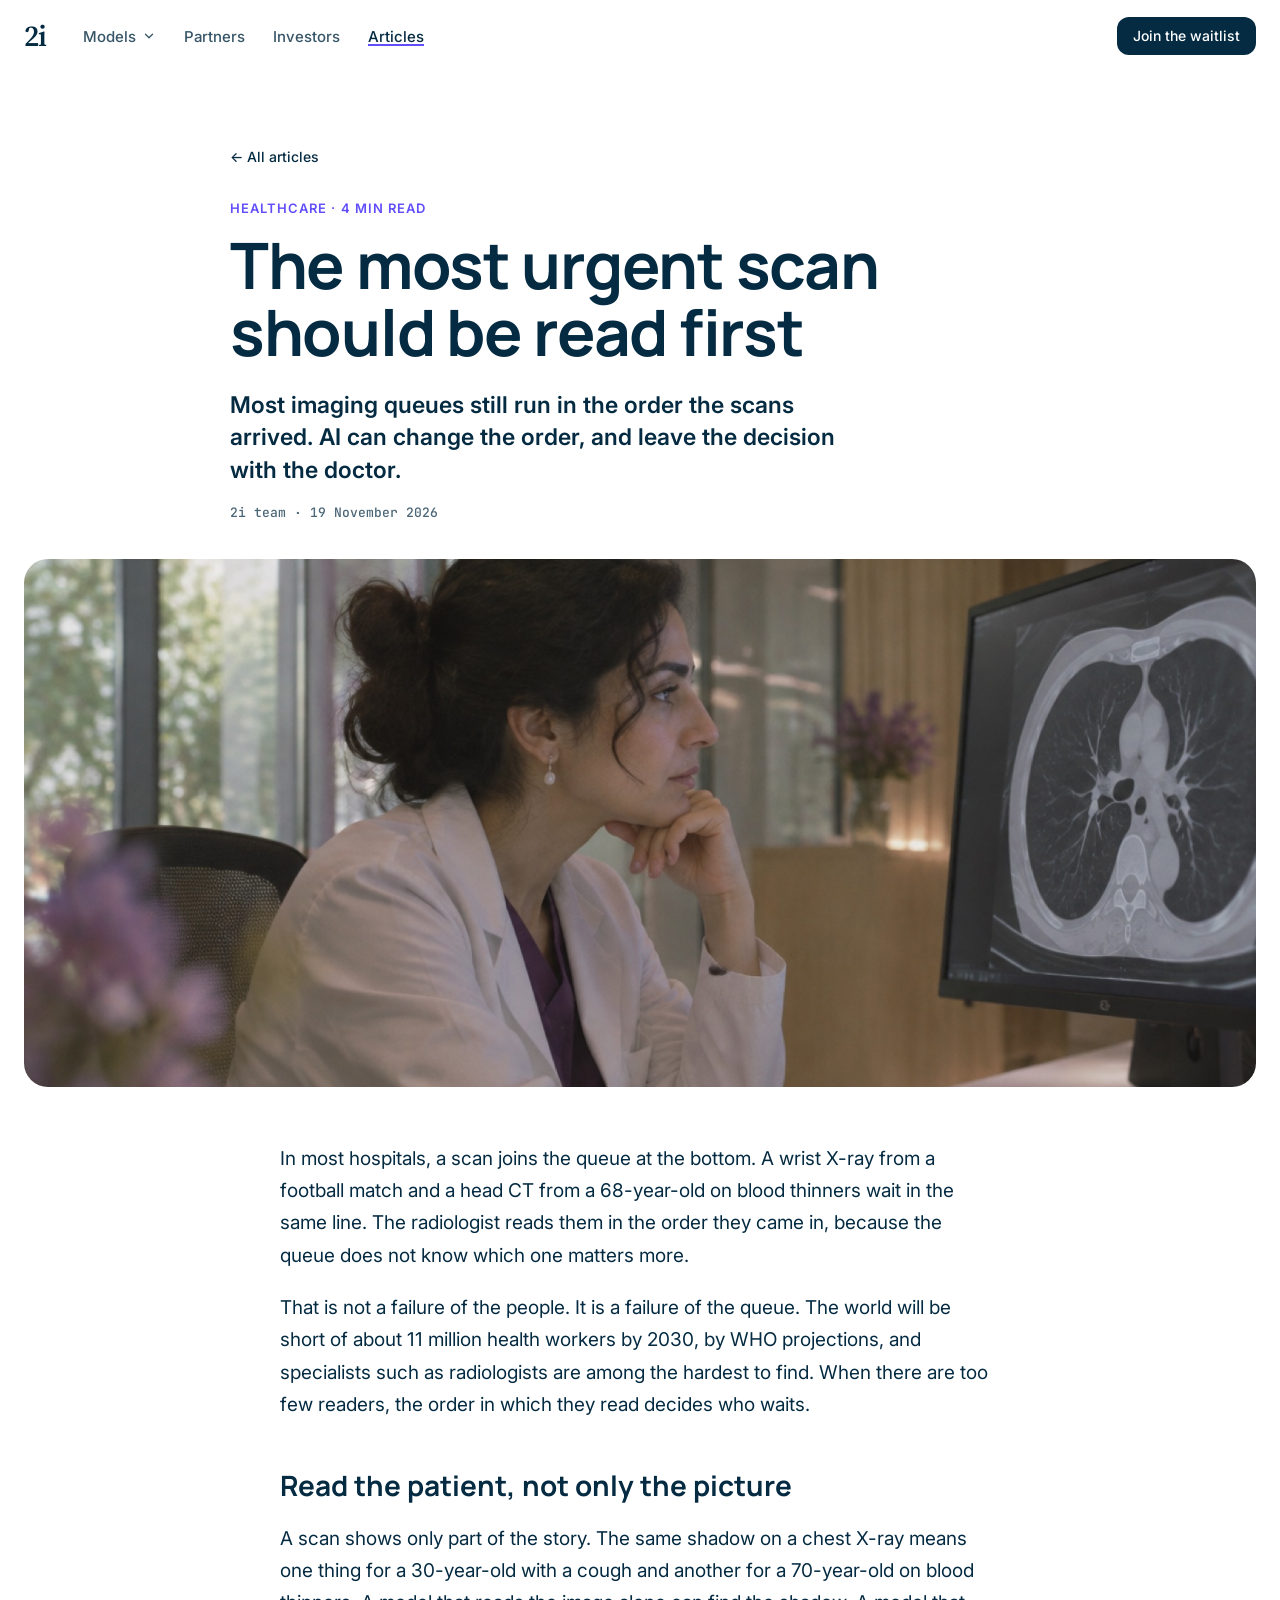
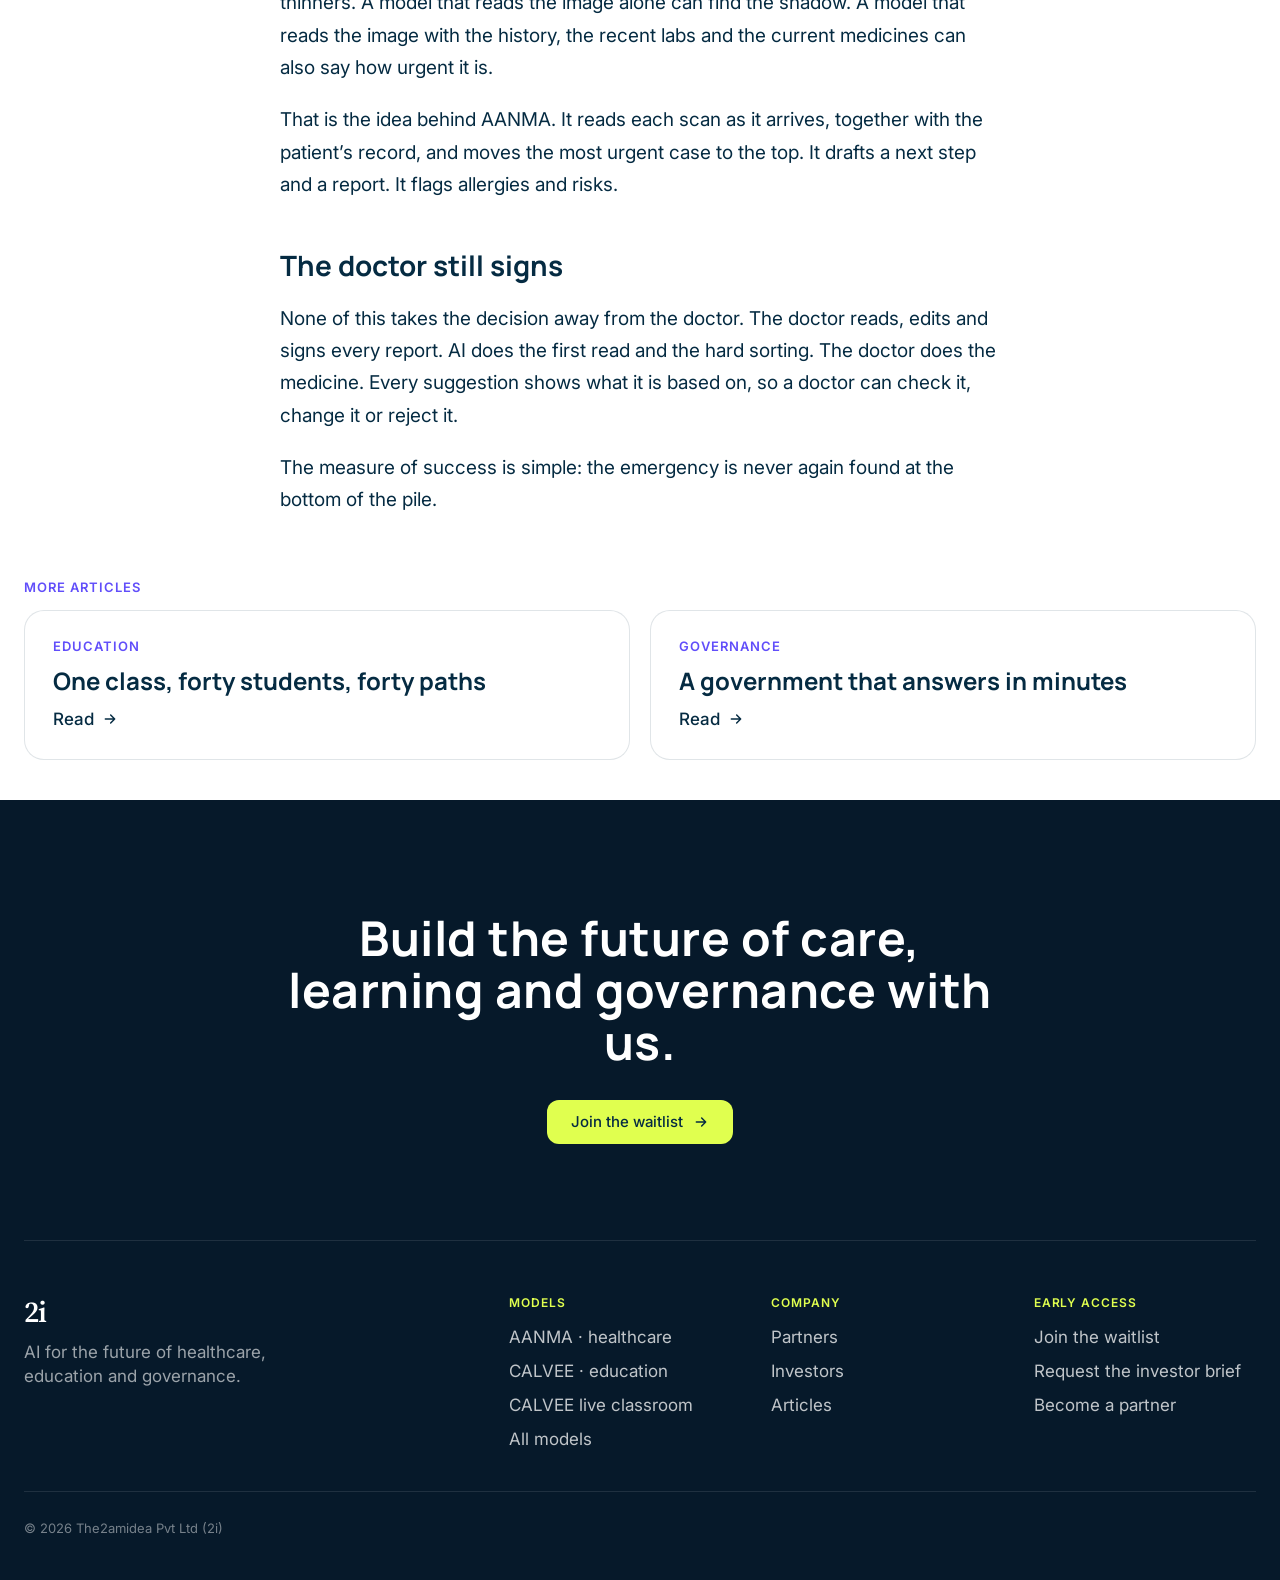
<file: article-urgent-first.html>
<!doctype html>
<html lang="en">
<head>
<meta charset="utf-8">
<meta name="viewport" content="width=device-width, initial-scale=1">
<title>The most urgent scan should be read first · 2i</title>
<meta name="description" content="Most imaging queues still run in the order the scans arrived. AI can change the order, and leave the decision with the doctor.">
<meta property="og:title" content="The most urgent scan should be read first · 2i">
<meta property="og:description" content="Most imaging queues still run in the order the scans arrived. AI can change the order, and leave the decision with the doctor.">
<meta property="og:type" content="website">
<meta name="theme-color" content="#FFFFFF">
<link rel="icon" href="favicon.svg" type="image/svg+xml">
<link rel="preconnect" href="https://fonts.googleapis.com">
<link rel="preconnect" href="https://fonts.gstatic.com" crossorigin>
<link href="https://fonts.googleapis.com/css2?family=Inter:wght@400;500;600&family=Manrope:wght@600;700;800&family=Source+Serif+4:opsz,wght@8..60,600&family=JetBrains+Mono:wght@400;500&display=swap" rel="stylesheet">
<link rel="stylesheet" href="v4.css?v=8cards">
<script defer src="v4.js?v=6e"></script>
</head>
<body data-page="articles">
<a class="skip" href="#main">Skip to content</a>
<header class="top"><div class="wrap top-in">
  <a class="wordmark" href="index.html" aria-label="2i, home"><span class="wm">2i</span></a>
  <nav class="nav" aria-label="Main"><div class="dd"><button class="dd-btn" type="button" aria-expanded="false" aria-haspopup="true">Models <svg viewBox="0 0 24 24" fill="none" stroke="currentColor" stroke-width="2.2" stroke-linecap="round" stroke-linejoin="round" aria-hidden="true"><path d="M6 9l6 6 6-6"/></svg></button><div class="dd-menu"><a href="aanma.html"><b>AANMA</b><small>Healthcare model</small></a><a href="calvee.html"><b>CALVEE</b><small>Education model</small></a><a class="dd-all" href="models.html">All models <svg viewBox="0 0 24 24" fill="none" stroke="currentColor" stroke-width="2.2" stroke-linecap="round" stroke-linejoin="round" aria-hidden="true"><path d="M5 12h14M13 6l6 6-6 6"/></svg></a></div></div><a href="partners.html">Partners</a><a href="investors.html">Investors</a><a href="articles.html" aria-current=page>Articles</a></nav>
  <a class="btn btn-ink btn-sm top-cta" href="index.html#waitlist">Join the waitlist</a>
  <button class="menu-btn" type="button" aria-label="Open menu" aria-expanded="false"><span></span><span></span></button>
</div></header>
<main id="main">
<article class="art">
<header class="wrap art-head">
  <a class="link back" href="articles.html">← All articles</a>
  <p class="eyebrow" data-reveal>Healthcare · 4 min read</p>
  <h1 class="h1-art" data-reveal style="--d:80ms">The most urgent scan should be read first</h1>
  <p class="hero-sub" data-reveal style="--d:160ms">Most imaging queues still run in the order the scans arrived. AI can change the order, and leave the decision with the doctor.</p>
  <p class="byline" data-reveal style="--d:200ms">2i team · 19 November 2026</p>
</header>
<figure class="wrap art-photo" data-reveal><img src="img/g-health.jpg" alt="A radiologist reads a chest X-ray on a screen" width="1600" height="1200"></figure>
<div class="wrap art-body"><p>In most hospitals, a scan joins the queue at the bottom. A wrist X-ray from a football match and a head CT from a 68-year-old on blood thinners wait in the same line. The radiologist reads them in the order they came in, because the queue does not know which one matters more.</p>
<p>That is not a failure of the people. It is a failure of the queue. The world will be short of about 11 million health workers by 2030, by WHO projections, and specialists such as radiologists are among the hardest to find. When there are too few readers, the order in which they read decides who waits.</p>
<h2>Read the patient, not only the picture</h2>
<p>A scan shows only part of the story. The same shadow on a chest X-ray means one thing for a 30-year-old with a cough and another for a 70-year-old on blood thinners. A model that reads the image alone can find the shadow. A model that reads the image with the history, the recent labs and the current medicines can also say how urgent it is.</p>
<p>That is the idea behind AANMA. It reads each scan as it arrives, together with the patient’s record, and moves the most urgent case to the top. It drafts a next step and a report. It flags allergies and risks.</p>
<h2>The doctor still signs</h2>
<p>None of this takes the decision away from the doctor. The doctor reads, edits and signs every report. AI does the first read and the hard sorting. The doctor does the medicine. Every suggestion shows what it is based on, so a doctor can check it, change it or reject it.</p>
<p>The measure of success is simple: the emergency is never again found at the bottom of the pile.</p></div>
</article>
<section class="sec tight"><div class="wrap"><p class="eyebrow">More articles</p><div class="acards acards-2"><a class="acard acard-sm" href="article-forty-paths.html"><div class="acard-body"><p class="eyebrow">Education</p><h2>One class, forty students, forty paths</h2><span class="link">Read <svg viewBox="0 0 24 24" fill="none" stroke="currentColor" stroke-width="2.2" stroke-linecap="round" stroke-linejoin="round" aria-hidden="true"><path d="M5 12h14M13 6l6 6-6 6"/></svg></span></div></a><a class="acard acard-sm" href="article-government-minutes.html"><div class="acard-body"><p class="eyebrow">Governance</p><h2>A government that answers in minutes</h2><span class="link">Read <svg viewBox="0 0 24 24" fill="none" stroke="currentColor" stroke-width="2.2" stroke-linecap="round" stroke-linejoin="round" aria-hidden="true"><path d="M5 12h14M13 6l6 6-6 6"/></svg></span></div></a></div></div></section>

</main>
<footer class="foot">
  <div class="wrap foot-cta" data-reveal>
    <h2 class="h2">Build the future of care, learning and governance with us.</h2>
    <a class="btn btn-y" href="index.html#waitlist">Join the waitlist <svg viewBox="0 0 24 24" fill="none" stroke="currentColor" stroke-width="2.2" stroke-linecap="round" stroke-linejoin="round" aria-hidden="true"><path d="M5 12h14M13 6l6 6-6 6"/></svg></a>
  </div>
  <div class="wrap foot-grid foot-4">
    <div><a class="wordmark" href="index.html" aria-label="2i, home"><span class="wm">2i</span></a><p class="tag">AI for the future of healthcare, education and governance.</p></div>
    <nav aria-label="Models"><h3>Models</h3><a href="aanma.html">AANMA · healthcare</a><a href="calvee.html">CALVEE · education</a><a href="calvee/school/?view=chapter">CALVEE live classroom</a><a href="models.html">All models</a></nav>
    <nav aria-label="Company"><h3>Company</h3><a href="partners.html">Partners</a><a href="investors.html">Investors</a><a href="articles.html">Articles</a></nav>
    <nav aria-label="Early access"><h3>Early access</h3><a href="index.html#waitlist">Join the waitlist</a><a href="investors.html#brief">Request the investor brief</a><a href="partners.html#talk">Become a partner</a></nav>
  </div>
  <div class="wrap legal"><p>© 2026 The2amidea Pvt Ltd (2i)</p></div>
</footer>
</body>
</html>
</file>
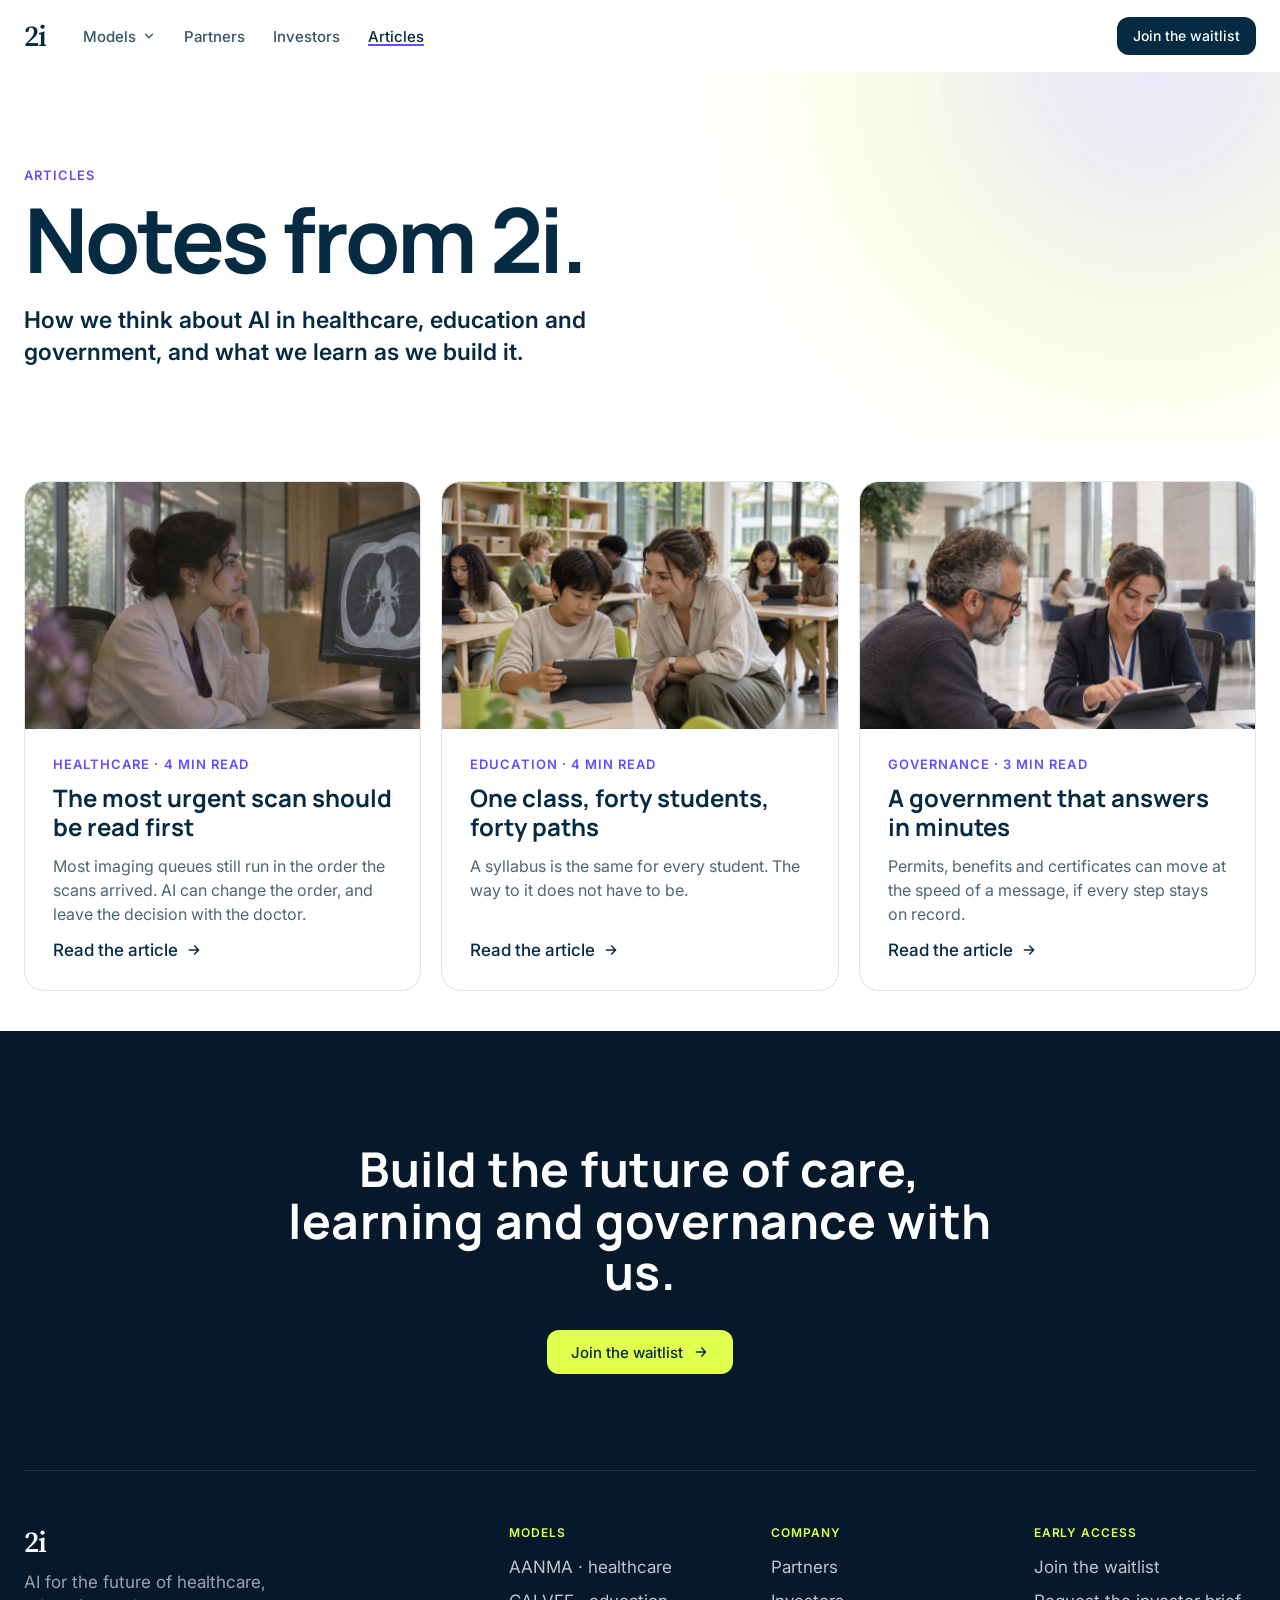
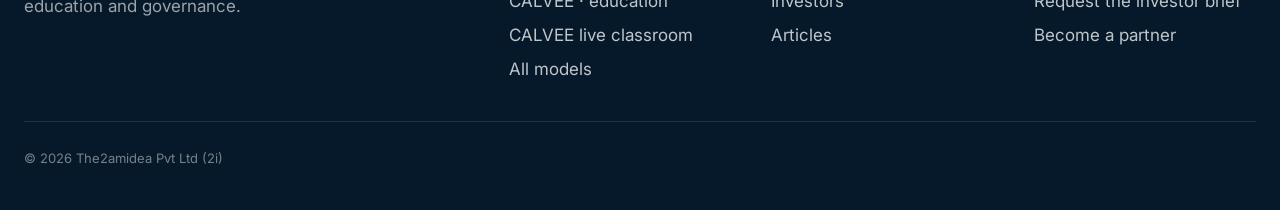
<file: articles.html>
<!doctype html>
<html lang="en">
<head>
<meta charset="utf-8">
<meta name="viewport" content="width=device-width, initial-scale=1">
<title>Articles · 2i</title>
<meta name="description" content="Notes from 2i on AI for healthcare, education and governance.">
<meta property="og:title" content="Articles · 2i">
<meta property="og:description" content="Notes from 2i on AI for healthcare, education and governance.">
<meta property="og:type" content="website">
<meta name="theme-color" content="#FFFFFF">
<link rel="icon" href="favicon.svg" type="image/svg+xml">
<link rel="preconnect" href="https://fonts.googleapis.com">
<link rel="preconnect" href="https://fonts.gstatic.com" crossorigin>
<link href="https://fonts.googleapis.com/css2?family=Inter:wght@400;500;600&family=Manrope:wght@600;700;800&family=Source+Serif+4:opsz,wght@8..60,600&family=JetBrains+Mono:wght@400;500&display=swap" rel="stylesheet">
<link rel="stylesheet" href="v4.css?v=8cards">
<script defer src="v4.js?v=6e"></script>
</head>
<body data-page="articles">
<a class="skip" href="#main">Skip to content</a>
<header class="top"><div class="wrap top-in">
  <a class="wordmark" href="index.html" aria-label="2i, home"><span class="wm">2i</span></a>
  <nav class="nav" aria-label="Main"><div class="dd"><button class="dd-btn" type="button" aria-expanded="false" aria-haspopup="true">Models <svg viewBox="0 0 24 24" fill="none" stroke="currentColor" stroke-width="2.2" stroke-linecap="round" stroke-linejoin="round" aria-hidden="true"><path d="M6 9l6 6 6-6"/></svg></button><div class="dd-menu"><a href="aanma.html"><b>AANMA</b><small>Healthcare model</small></a><a href="calvee.html"><b>CALVEE</b><small>Education model</small></a><a class="dd-all" href="models.html">All models <svg viewBox="0 0 24 24" fill="none" stroke="currentColor" stroke-width="2.2" stroke-linecap="round" stroke-linejoin="round" aria-hidden="true"><path d="M5 12h14M13 6l6 6-6 6"/></svg></a></div></div><a href="partners.html">Partners</a><a href="investors.html">Investors</a><a href="articles.html" aria-current=page>Articles</a></nav>
  <a class="btn btn-ink btn-sm top-cta" href="index.html#waitlist">Join the waitlist</a>
  <button class="menu-btn" type="button" aria-label="Open menu" aria-expanded="false"><span></span><span></span></button>
</div></header>
<main id="main">
<section class="mhero phero"><div class="wrap">
  <p class="eyebrow" data-reveal>Articles</p>
  <h1 class="display" data-reveal style="--d:80ms">Notes from 2i.</h1>
  <p class="hero-sub" data-reveal style="--d:160ms">How we think about AI in healthcare, education and government, and what we learn as we build it.</p>
</div></section>

<section class="sec tight"><div class="wrap"><div class="acards"><a class="acard" href="article-urgent-first.html" data-reveal style="--d:0ms"><figure><img src="img/g-health.jpg" alt="A radiologist reads a chest X-ray on a screen" loading="lazy" width="1600" height="1200"></figure><div class="acard-body"><p class="eyebrow">Healthcare · 4 min read</p><h2>The most urgent scan should be read first</h2><p>Most imaging queues still run in the order the scans arrived. AI can change the order, and leave the decision with the doctor.</p><span class="link">Read the article <svg viewBox="0 0 24 24" fill="none" stroke="currentColor" stroke-width="2.2" stroke-linecap="round" stroke-linejoin="round" aria-hidden="true"><path d="M5 12h14M13 6l6 6-6 6"/></svg></span></div></a><a class="acard" href="article-forty-paths.html" data-reveal style="--d:90ms"><figure><img src="img/g-learn.jpg" alt="A teacher helps a student with a tablet in a modern classroom" loading="lazy" width="1600" height="1200"></figure><div class="acard-body"><p class="eyebrow">Education · 4 min read</p><h2>One class, forty students, forty paths</h2><p>A syllabus is the same for every student. The way to it does not have to be.</p><span class="link">Read the article <svg viewBox="0 0 24 24" fill="none" stroke="currentColor" stroke-width="2.2" stroke-linecap="round" stroke-linejoin="round" aria-hidden="true"><path d="M5 12h14M13 6l6 6-6 6"/></svg></span></div></a><a class="acard" href="article-government-minutes.html" data-reveal style="--d:180ms"><figure><img src="img/g-gov.jpg" alt="A public servant helps a citizen complete a service on a tablet" loading="lazy" width="1600" height="1200"></figure><div class="acard-body"><p class="eyebrow">Governance · 3 min read</p><h2>A government that answers in minutes</h2><p>Permits, benefits and certificates can move at the speed of a message, if every step stays on record.</p><span class="link">Read the article <svg viewBox="0 0 24 24" fill="none" stroke="currentColor" stroke-width="2.2" stroke-linecap="round" stroke-linejoin="round" aria-hidden="true"><path d="M5 12h14M13 6l6 6-6 6"/></svg></span></div></a></div></div></section>

</main>
<footer class="foot">
  <div class="wrap foot-cta" data-reveal>
    <h2 class="h2">Build the future of care, learning and governance with us.</h2>
    <a class="btn btn-y" href="index.html#waitlist">Join the waitlist <svg viewBox="0 0 24 24" fill="none" stroke="currentColor" stroke-width="2.2" stroke-linecap="round" stroke-linejoin="round" aria-hidden="true"><path d="M5 12h14M13 6l6 6-6 6"/></svg></a>
  </div>
  <div class="wrap foot-grid foot-4">
    <div><a class="wordmark" href="index.html" aria-label="2i, home"><span class="wm">2i</span></a><p class="tag">AI for the future of healthcare, education and governance.</p></div>
    <nav aria-label="Models"><h3>Models</h3><a href="aanma.html">AANMA · healthcare</a><a href="calvee.html">CALVEE · education</a><a href="calvee/school/?view=chapter">CALVEE live classroom</a><a href="models.html">All models</a></nav>
    <nav aria-label="Company"><h3>Company</h3><a href="partners.html">Partners</a><a href="investors.html">Investors</a><a href="articles.html">Articles</a></nav>
    <nav aria-label="Early access"><h3>Early access</h3><a href="index.html#waitlist">Join the waitlist</a><a href="investors.html#brief">Request the investor brief</a><a href="partners.html#talk">Become a partner</a></nav>
  </div>
  <div class="wrap legal"><p>© 2026 The2amidea Pvt Ltd (2i)</p></div>
</footer>
</body>
</html>
</file>
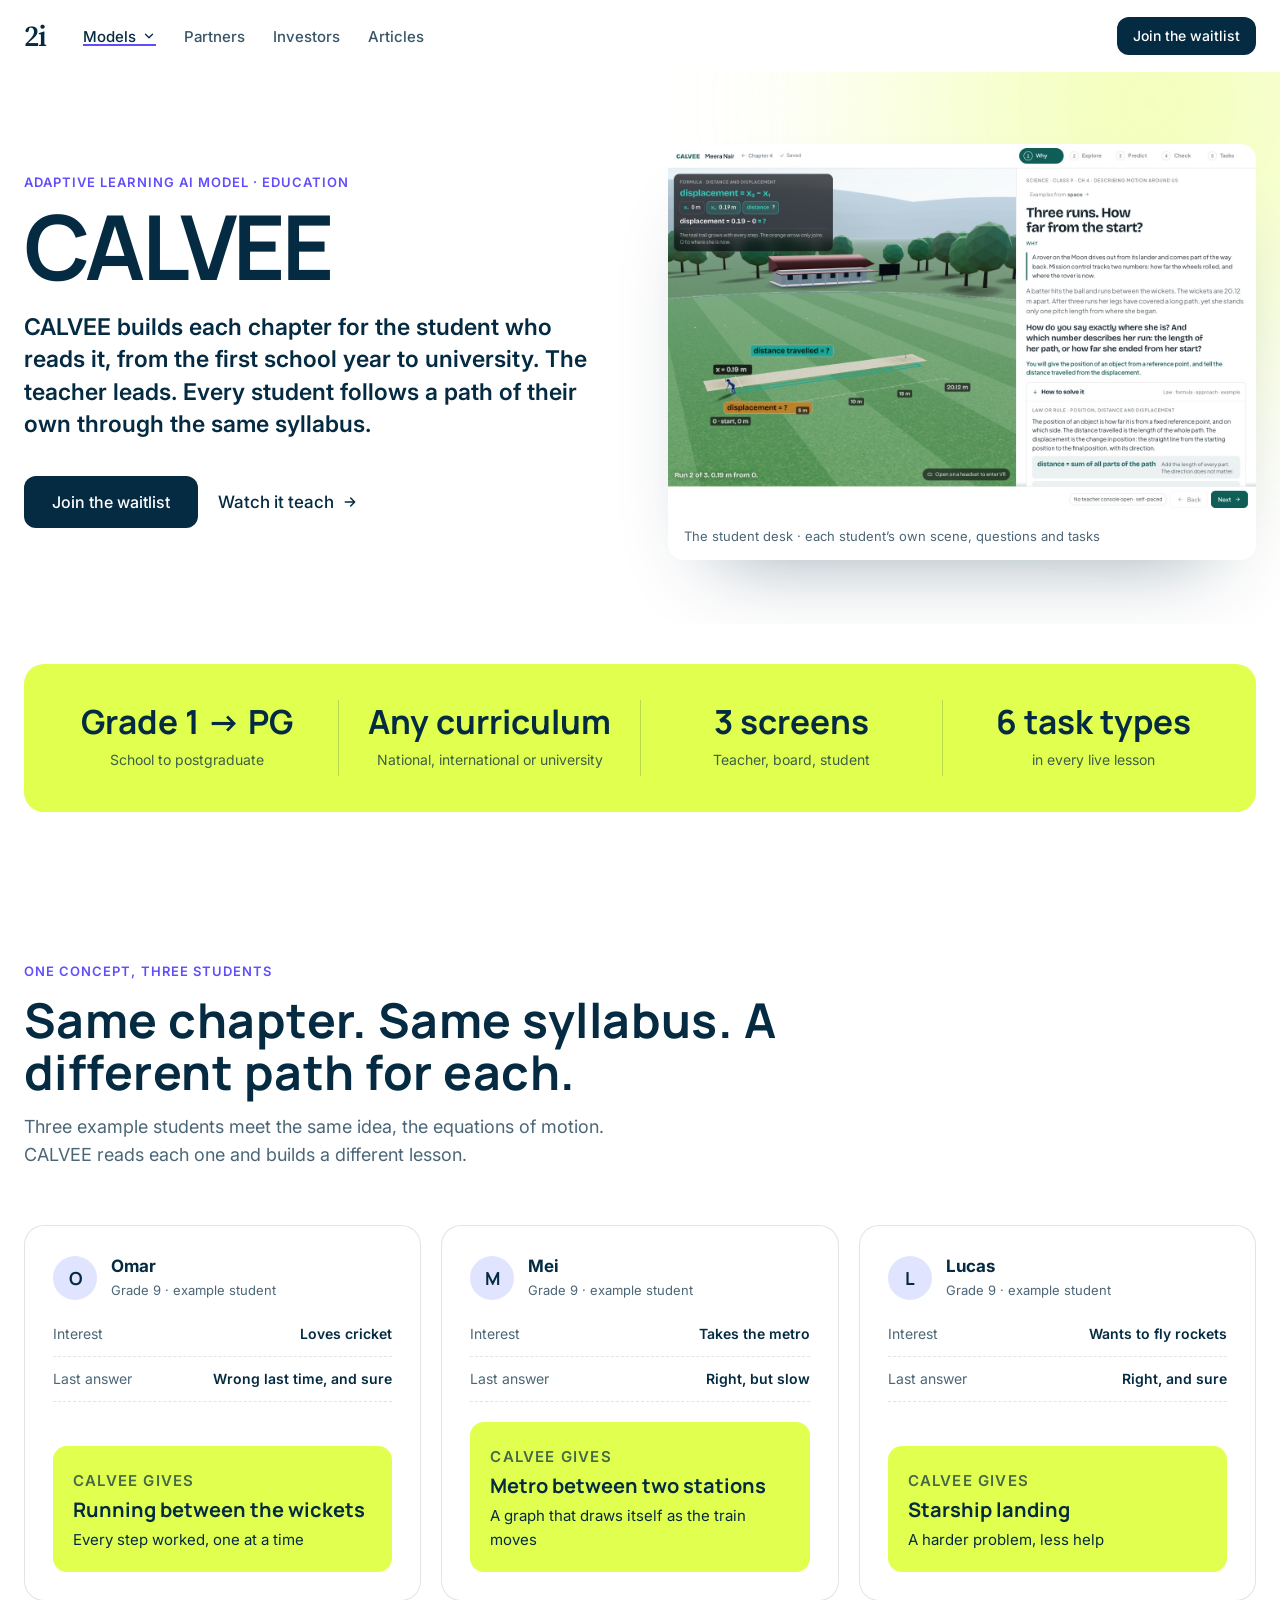
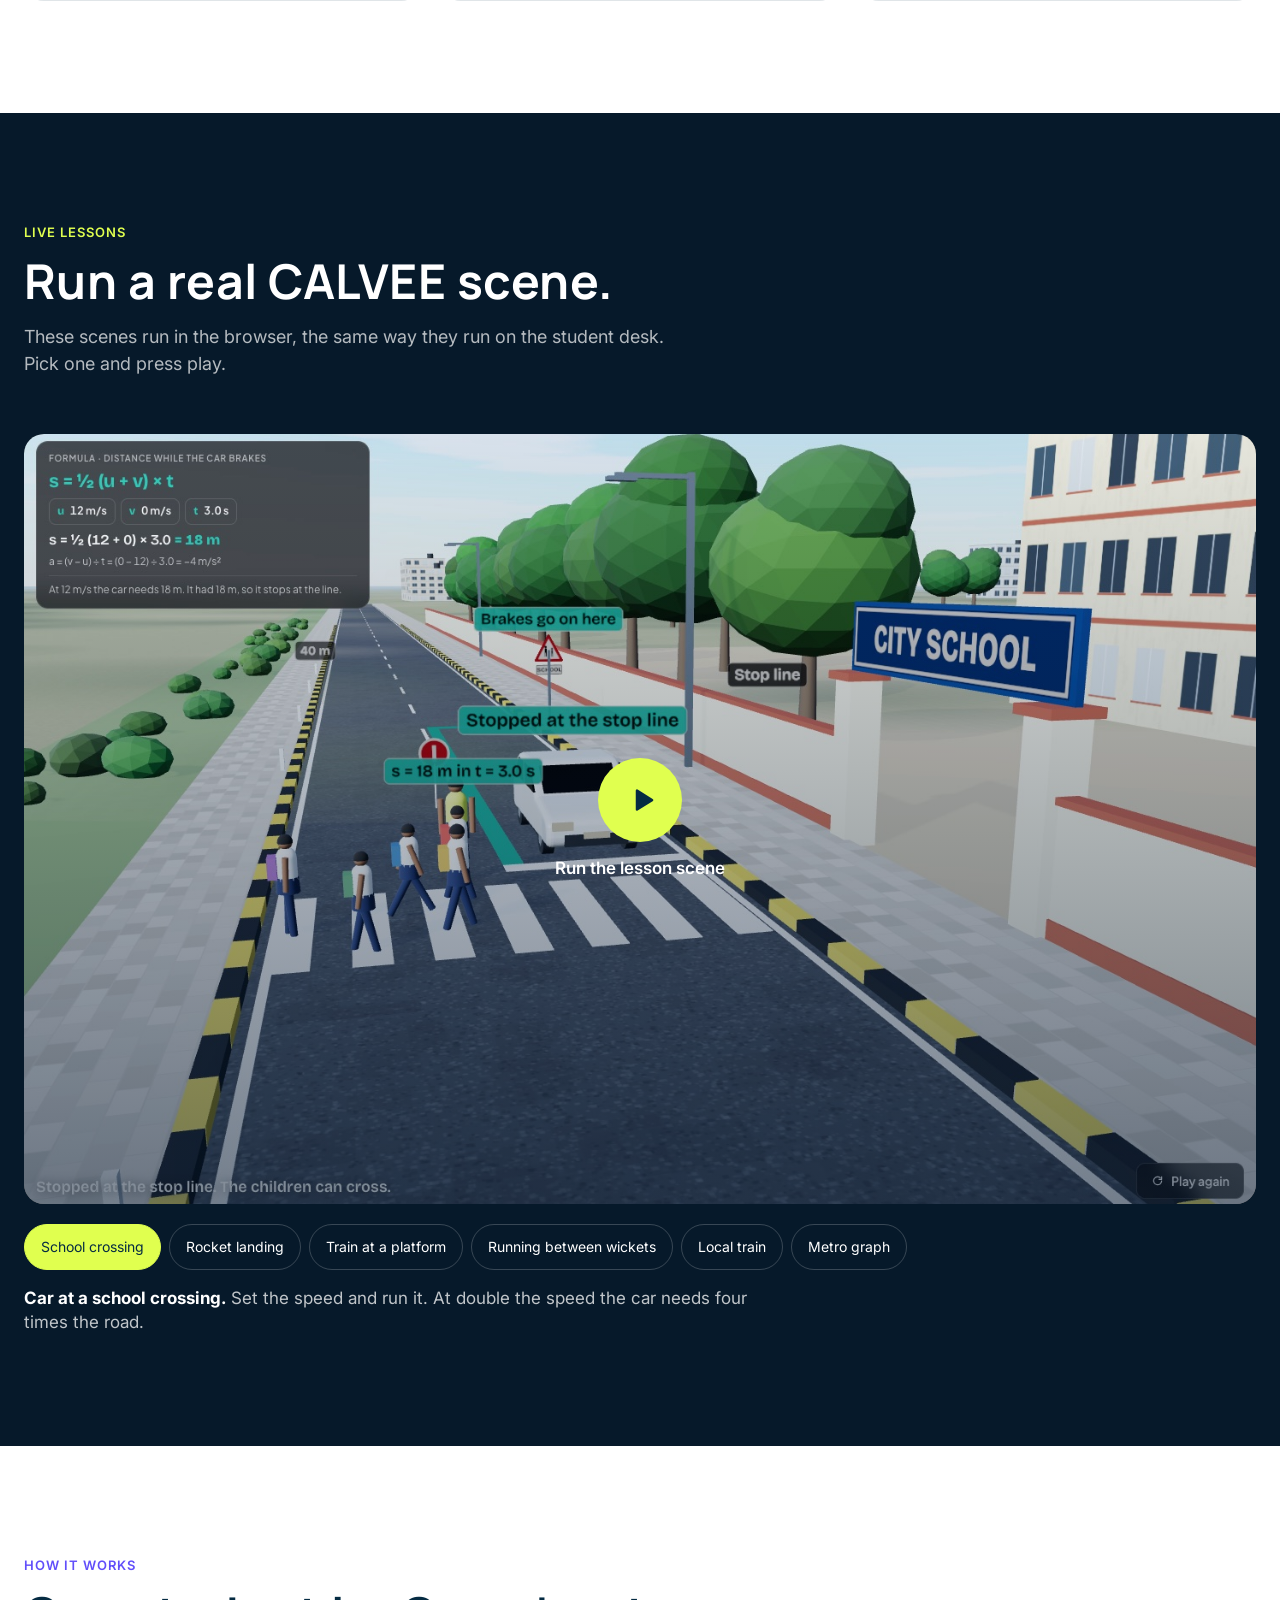
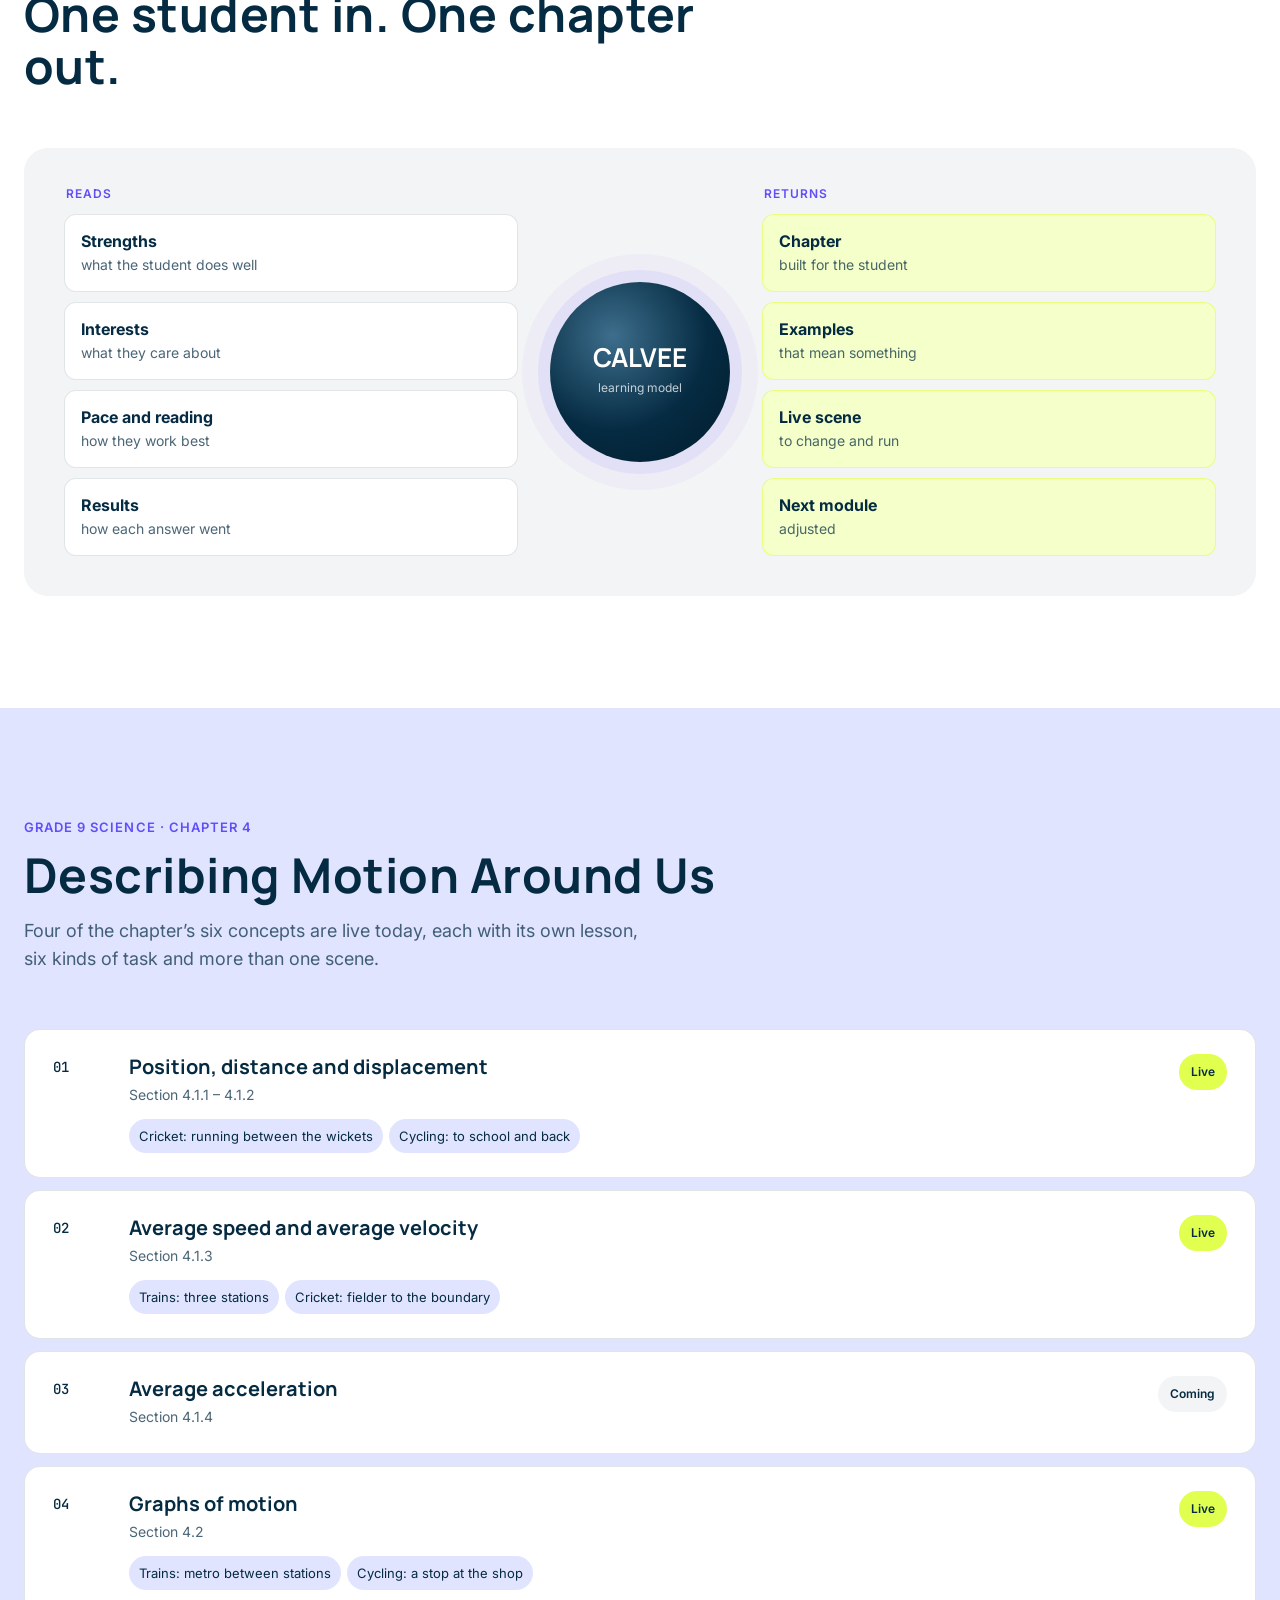
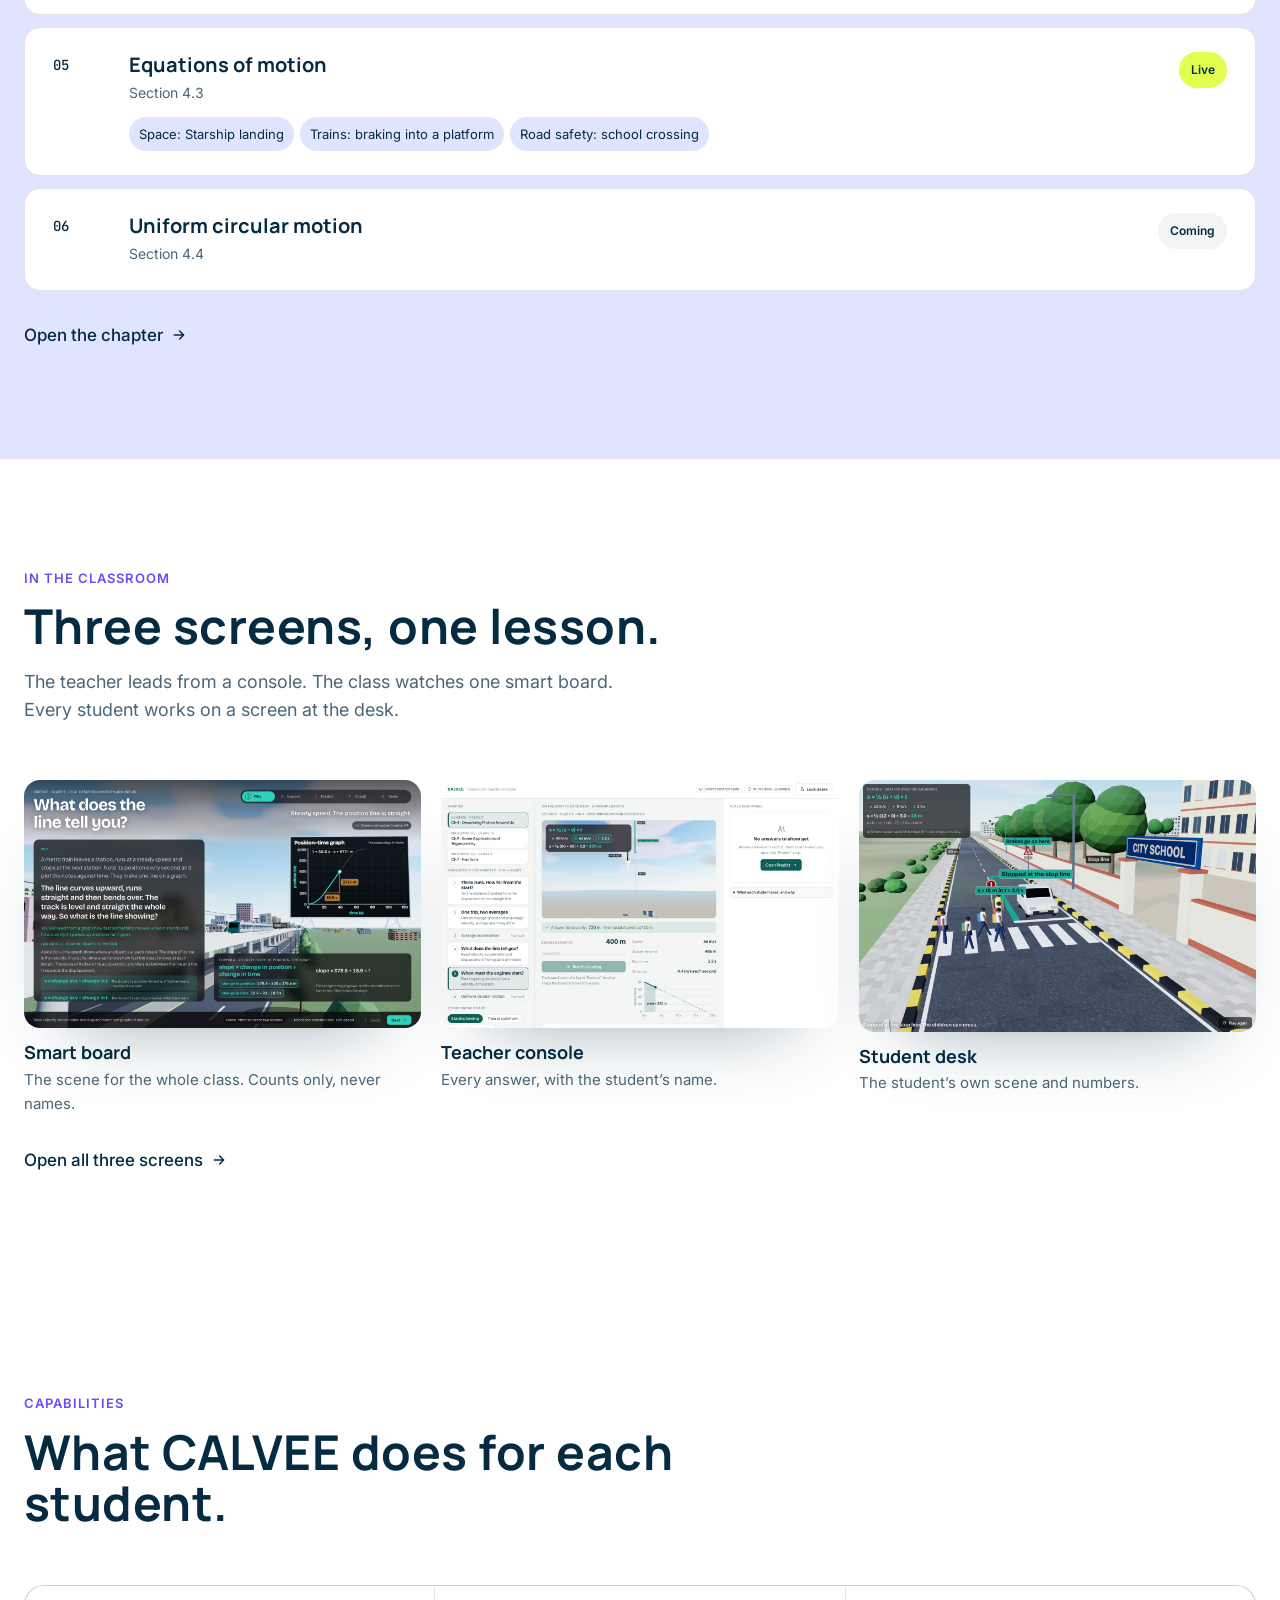
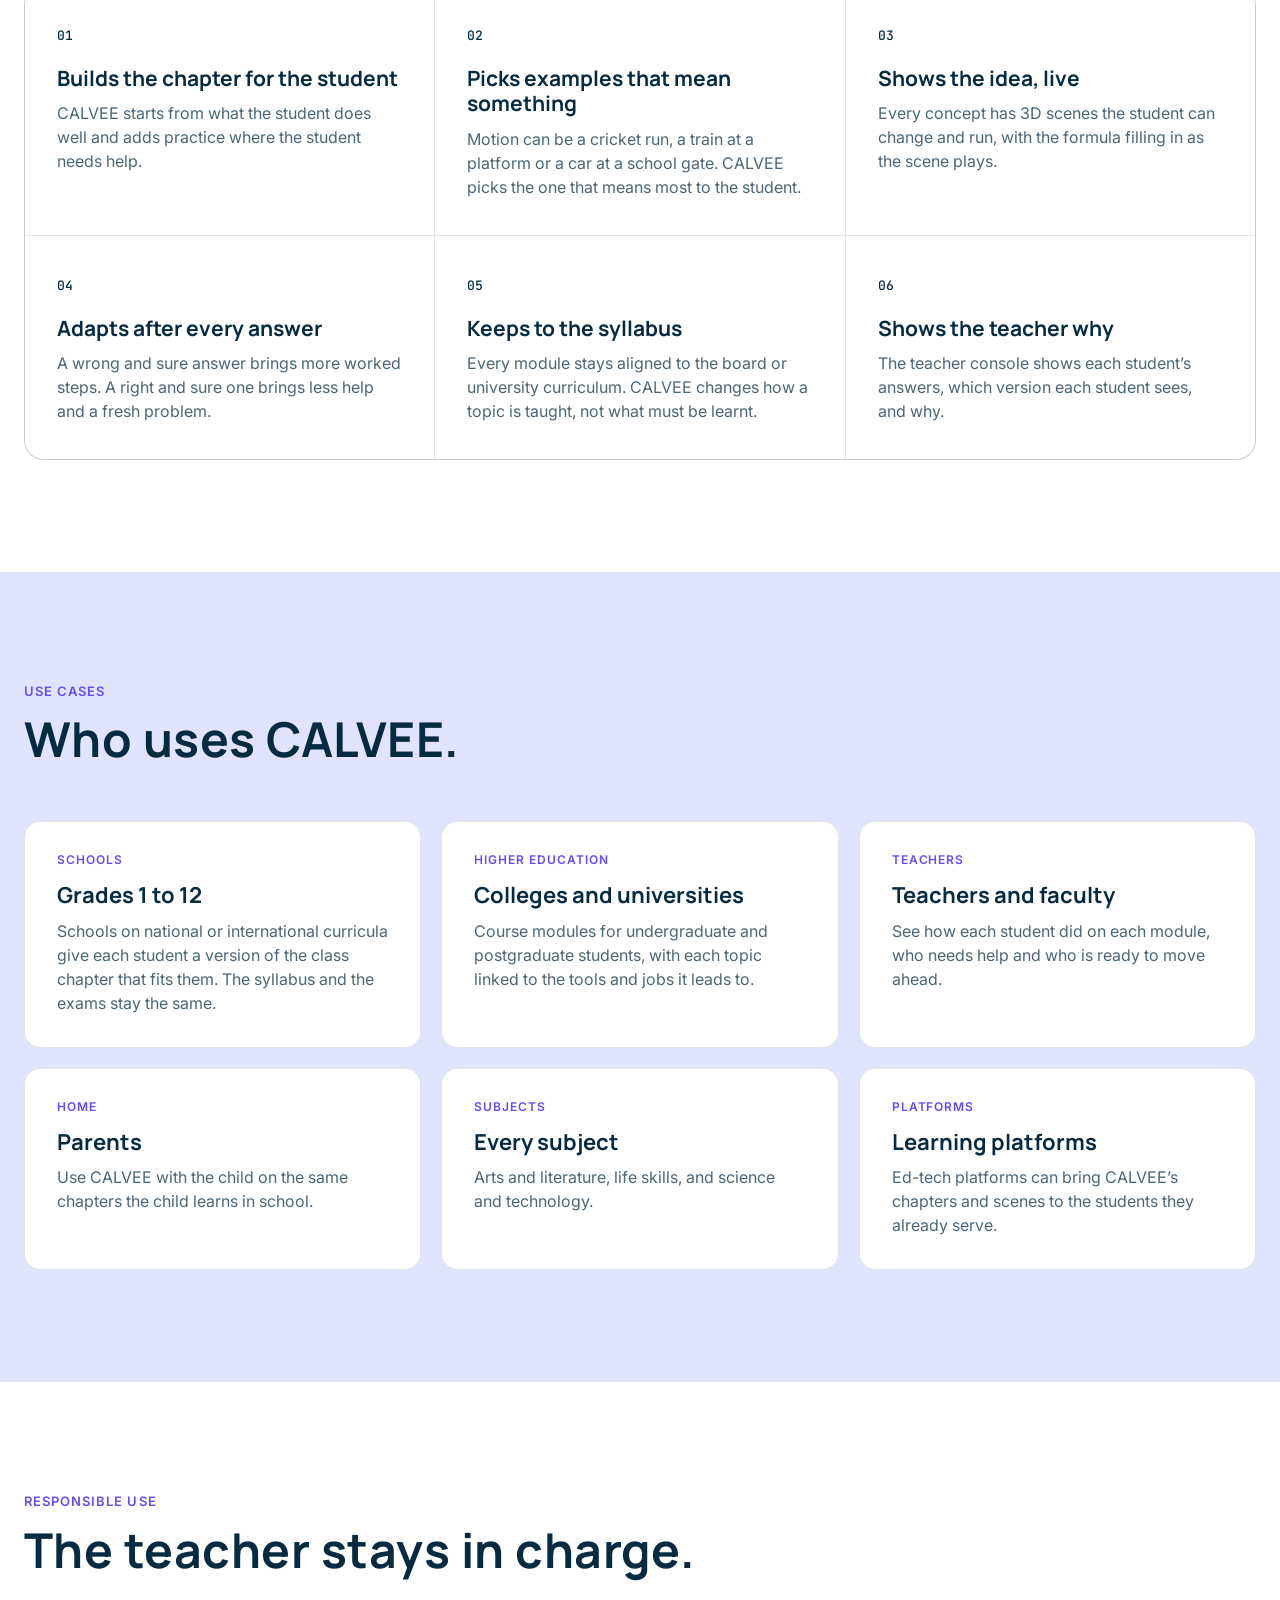
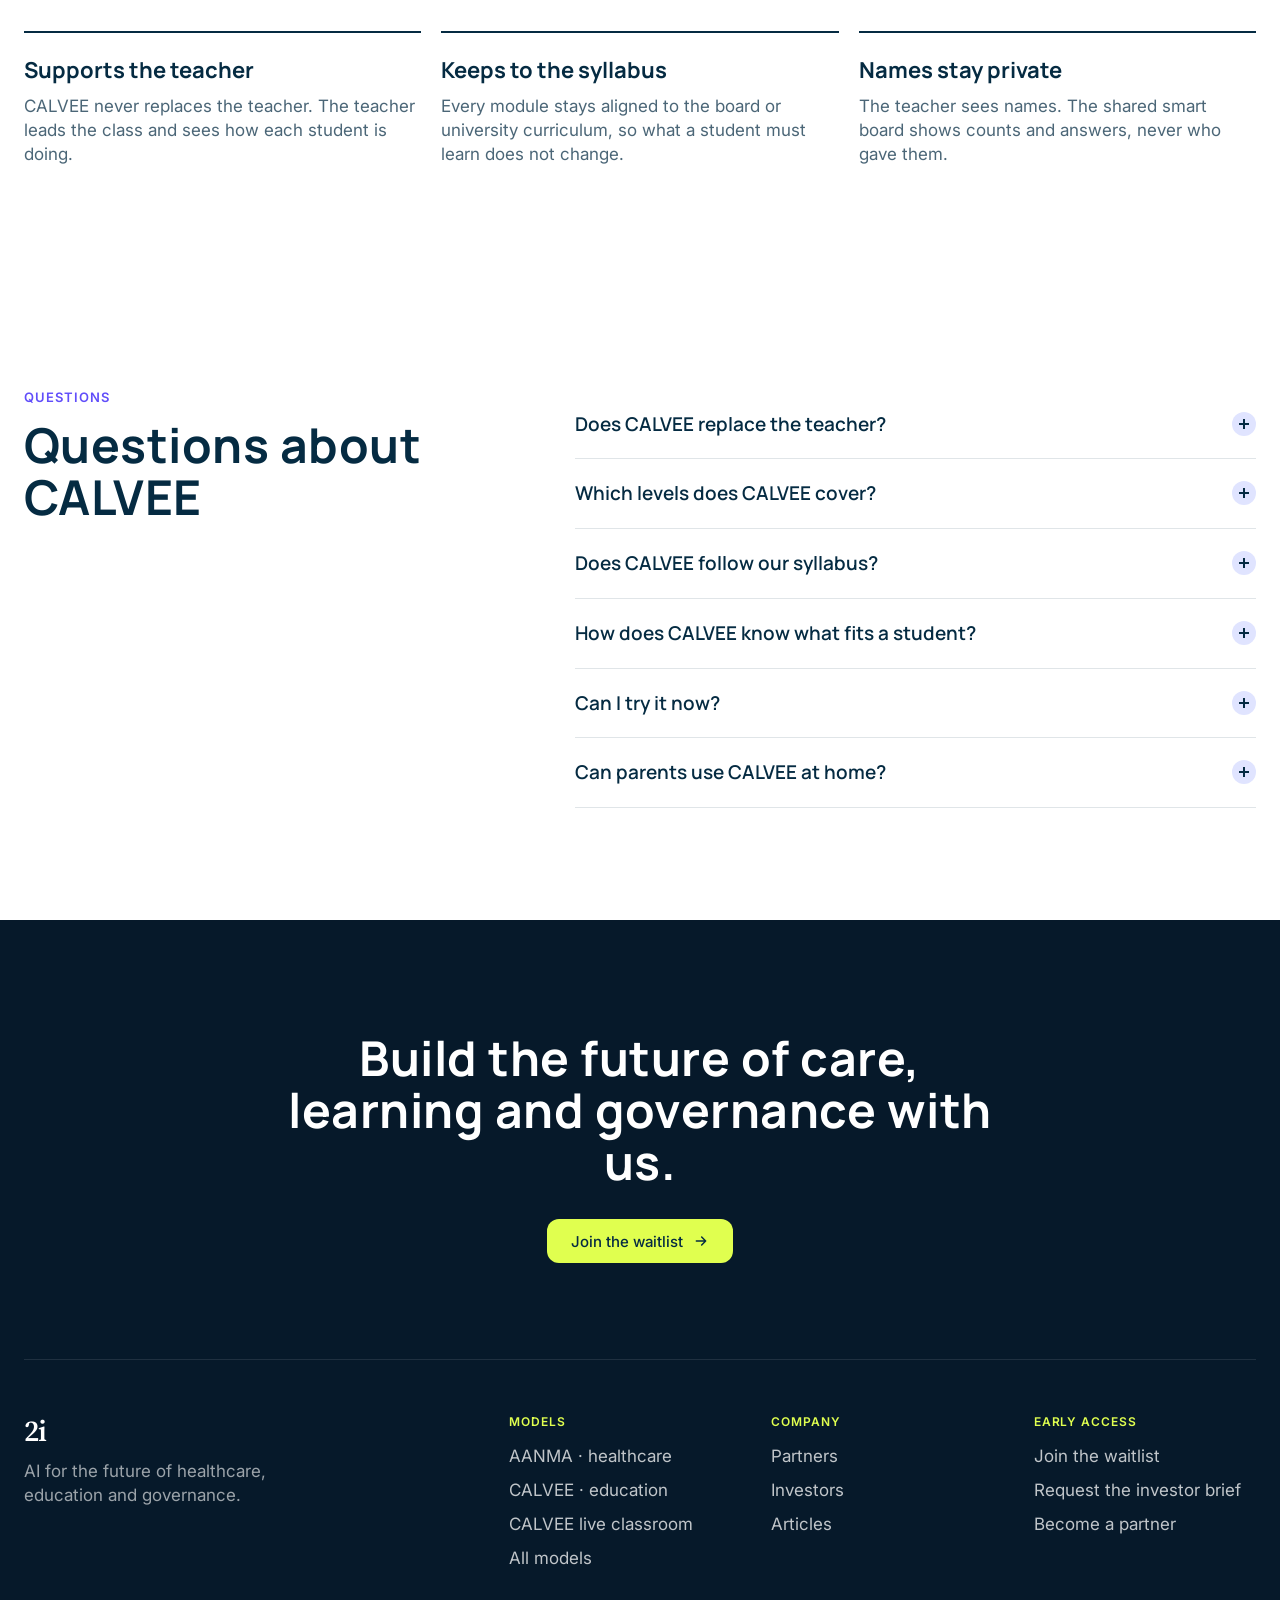
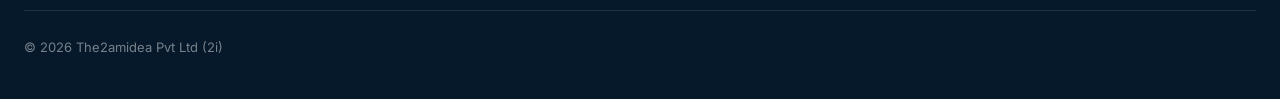
<file: calvee.html>
<!doctype html>
<html lang="en">
<head>
<meta charset="utf-8">
<meta name="viewport" content="width=device-width, initial-scale=1">
<title>CALVEE · adaptive learning AI model · 2i</title>
<meta name="description" content="CALVEE builds each chapter for the student who reads it, from the first school year to university, with live 3D lessons. Built by 2i.">
<meta property="og:title" content="CALVEE · adaptive learning AI model · 2i">
<meta property="og:description" content="CALVEE builds each chapter for the student who reads it, from the first school year to university, with live 3D lessons. Built by 2i.">
<meta property="og:type" content="website">
<meta name="theme-color" content="#FFFFFF">
<link rel="icon" href="favicon.svg" type="image/svg+xml">
<link rel="preconnect" href="https://fonts.googleapis.com">
<link rel="preconnect" href="https://fonts.gstatic.com" crossorigin>
<link href="https://fonts.googleapis.com/css2?family=Inter:wght@400;500;600&family=Manrope:wght@600;700;800&family=Source+Serif+4:opsz,wght@8..60,600&family=JetBrains+Mono:wght@400;500&display=swap" rel="stylesheet">
<link rel="stylesheet" href="v4.css?v=8cards">
<script defer src="v4.js?v=6e"></script>
</head>
<body data-page="calvee">
<a class="skip" href="#main">Skip to content</a>
<header class="top"><div class="wrap top-in">
  <a class="wordmark" href="index.html" aria-label="2i, home"><span class="wm">2i</span></a>
  <nav class="nav" aria-label="Main"><div class="dd"><button class="dd-btn" type="button" aria-expanded="false" aria-haspopup="true" aria-current=page>Models <svg viewBox="0 0 24 24" fill="none" stroke="currentColor" stroke-width="2.2" stroke-linecap="round" stroke-linejoin="round" aria-hidden="true"><path d="M6 9l6 6 6-6"/></svg></button><div class="dd-menu"><a href="aanma.html"><b>AANMA</b><small>Healthcare model</small></a><a href="calvee.html" aria-current=page><b>CALVEE</b><small>Education model</small></a><a class="dd-all" href="models.html">All models <svg viewBox="0 0 24 24" fill="none" stroke="currentColor" stroke-width="2.2" stroke-linecap="round" stroke-linejoin="round" aria-hidden="true"><path d="M5 12h14M13 6l6 6-6 6"/></svg></a></div></div><a href="partners.html">Partners</a><a href="investors.html">Investors</a><a href="articles.html">Articles</a></nav>
  <a class="btn btn-ink btn-sm top-cta" href="index.html#waitlist">Join the waitlist</a>
  <button class="menu-btn" type="button" aria-label="Open menu" aria-expanded="false"><span></span><span></span></button>
</div></header>
<main id="main">

<section class="mhero mhero-calvee"><div class="wrap mhero-grid">
  <div>
    <p class="eyebrow" data-reveal>Adaptive learning AI model · Education</p>
    <h1 class="display" data-reveal style="--d:80ms">CALVEE</h1>
    <p class="hero-sub" data-reveal style="--d:160ms">CALVEE builds each chapter for the student who reads it, from the first school year to university. The teacher leads. Every student follows a path of their own through the same syllabus.</p>
    <div class="btns" data-reveal style="--d:240ms"><a class="btn btn-ink btn-lg" href="index.html#waitlist">Join the waitlist</a><a class="link" href="#demo">Watch it teach <svg viewBox="0 0 24 24" fill="none" stroke="currentColor" stroke-width="2.2" stroke-linecap="round" stroke-linejoin="round" aria-hidden="true"><path d="M5 12h14M13 6l6 6-6 6"/></svg></a></div>
  </div>
  <figure class="shot tilt" data-reveal style="--d:200ms"><img src="img/calvee-desk.jpg" alt="The CALVEE student desk: a cricket pitch scene with the formula for displacement, and the lesson text beside it." width="1440" height="900"><figcaption>The student desk · each student’s own scene, questions and tasks</figcaption></figure>
</div></section>

<section class="sec tight"><div class="wrap">
  <div class="band band-y" data-reveal><div><b>Grade 1 → PG</b><span>School to postgraduate</span></div><div><b>Any curriculum</b><span>National, international or university</span></div><div><b>3 screens</b><span>Teacher, board, student</span></div><div><b>6 task types</b><span>in every live lesson</span></div></div>
</div></section>

<section class="sec" aria-labelledby="ss-t"><div class="wrap">
  <div class="shead" data-reveal><p class="eyebrow">One concept, three students</p><h2 class="h2" id=ss-t>Same chapter. Same syllabus. A different path for each.</h2><p class="lead">Three example students meet the same idea, the equations of motion. CALVEE reads each one and builds a different lesson.</p></div>
  <div class="stus"><article class="stu" data-reveal style="--d:0ms">
  <div class="stu-top"><span class="av">O</span><div><b>Omar</b><small>Grade 9 · example student</small></div></div>
  <dl><div><dt>Interest</dt><dd>Loves cricket</dd></div><div><dt>Last answer</dt><dd>Wrong last time, and sure</dd></div></dl>
  <div class="stu-out"><p class="eyebrow">CALVEE gives</p><h4>Running between the wickets</h4><p>Every step worked, one at a time</p></div>
</article><article class="stu" data-reveal style="--d:100ms">
  <div class="stu-top"><span class="av">M</span><div><b>Mei</b><small>Grade 9 · example student</small></div></div>
  <dl><div><dt>Interest</dt><dd>Takes the metro</dd></div><div><dt>Last answer</dt><dd>Right, but slow</dd></div></dl>
  <div class="stu-out"><p class="eyebrow">CALVEE gives</p><h4>Metro between two stations</h4><p>A graph that draws itself as the train moves</p></div>
</article><article class="stu" data-reveal style="--d:200ms">
  <div class="stu-top"><span class="av">L</span><div><b>Lucas</b><small>Grade 9 · example student</small></div></div>
  <dl><div><dt>Interest</dt><dd>Wants to fly rockets</dd></div><div><dt>Last answer</dt><dd>Right, and sure</dd></div></dl>
  <div class="stu-out"><p class="eyebrow">CALVEE gives</p><h4>Starship landing</h4><p>A harder problem, less help</p></div>
</article></div>
</div></section>

<section class="sec dark" id="demo" aria-labelledby="demo-t"><div class="wrap" data-demo="calvee/school/?view=embed&amp;concept=">
  <div class="shead" data-reveal><p class="eyebrow">Live lessons</p><h2 class="h2" id=demo-t>Run a real CALVEE scene.</h2><p class="lead">These scenes run in the browser, the same way they run on the student desk. Pick one and press play.</p></div>
  <div class="demo-frame" data-reveal><img src="img/calvee-road.jpg?v=5b" alt="A CALVEE lesson scene: a car stopped before a school zebra crossing, with the formula for stopping distance filled in." width="1440" height="912" loading="lazy">
    <button type="button" class="demo-play"><span class="ring"><svg viewBox="0 0 24 24" fill="currentColor" aria-hidden="true"><path d="M7 4.5v15a1 1 0 001.5.9l12-7.5a1 1 0 000-1.8l-12-7.5A1 1 0 007 4.5z"/></svg></span><span>Run the lesson scene</span></button></div>
  <div class="demo-tabs" role="group" aria-label="Lesson scene"><button type="button" data-scene="motion&variant=road" data-cap="<b>Car at a school crossing.</b> Set the speed and run it. At double the speed the car needs four times the road." aria-pressed="true">School crossing</button><button type="button" data-scene="motion" data-cap="<b>Starship landing.</b> Start the engines at the right height and the tower catches the ship." aria-pressed="false">Rocket landing</button><button type="button" data-scene="motion&variant=trains" data-cap="<b>Train at a platform.</b> Brake too late and it runs past the stop mark." aria-pressed="false">Train at a platform</button><button type="button" data-scene="position" data-cap="<b>Running between the wickets.</b> The distance travelled grows with every run. The displacement does not." aria-pressed="false">Running between wickets</button><button type="button" data-scene="velocity" data-cap="<b>Local train, three stations.</b> Average speed and average velocity part ways when the train turns back." aria-pressed="false">Local train</button><button type="button" data-scene="graphs" data-cap="<b>Metro between two stations.</b> The graph draws itself as the train moves." aria-pressed="false">Metro graph</button></div>
  <p class="demo-cap" data-demo-cap><b>Car at a school crossing.</b> Set the speed and run it. At double the speed the car needs four times the road.</p>
</div></section>

<section class="sec" aria-labelledby="flow-t"><div class="wrap">
  <div class="shead" data-reveal><p class="eyebrow">How it works</p><h2 class="h2" id=flow-t>One student in. One chapter out.</h2></div>
  <div class="flow" data-reveal role="img" aria-label="Strengths, interests, pace and module results go into CALVEE. A chapter, examples, a live scene and the next module come out.">
    <ul><li class="lbl">Reads</li><li><b>Strengths</b>what the student does well</li><li><b>Interests</b>what they care about</li><li><b>Pace and reading</b>how they work best</li><li><b>Results</b>how each answer went</li></ul>
    <div class="hub"><span>CALVEE</span><small>learning model</small></div>
    <ul class="out"><li class="lbl">Returns</li><li><b>Chapter</b>built for the student</li><li><b>Examples</b>that mean something</li><li><b>Live scene</b>to change and run</li><li><b>Next module</b>adjusted</li></ul>
  </div>
</div></section>

<section class="sec tint" aria-labelledby="ch-t"><div class="wrap">
  <div class="shead" data-reveal><p class="eyebrow">Grade 9 Science · Chapter 4</p><h2 class="h2" id=ch-t>Describing Motion Around Us</h2><p class="lead">Four of the chapter’s six concepts are live today, each with its own lesson, six kinds of task and more than one scene.</p></div>
  <div class="chapter"><div class="ch" data-reveal><span class="n">01</span><div><h3>Position, distance and displacement</h3><p>Section 4.1.1 – 4.1.2</p><div class="tags"><span>Cricket: running between the wickets</span><span>Cycling: to school and back</span></div></div><span class="state">Live</span></div><div class="ch" data-reveal><span class="n">02</span><div><h3>Average speed and average velocity</h3><p>Section 4.1.3</p><div class="tags"><span>Trains: three stations</span><span>Cricket: fielder to the boundary</span></div></div><span class="state">Live</span></div><div class="ch soon" data-reveal><span class="n">03</span><div><h3>Average acceleration</h3><p>Section 4.1.4</p></div><span class="state">Coming</span></div><div class="ch" data-reveal><span class="n">04</span><div><h3>Graphs of motion</h3><p>Section 4.2</p><div class="tags"><span>Trains: metro between stations</span><span>Cycling: a stop at the shop</span></div></div><span class="state">Live</span></div><div class="ch" data-reveal><span class="n">05</span><div><h3>Equations of motion</h3><p>Section 4.3</p><div class="tags"><span>Space: Starship landing</span><span>Trains: braking into a platform</span><span>Road safety: school crossing</span></div></div><span class="state">Live</span></div><div class="ch soon" data-reveal><span class="n">06</span><div><h3>Uniform circular motion</h3><p>Section 4.4</p></div><span class="state">Coming</span></div></div>
  <p class="after" data-reveal><a class="link" href="calvee/school/?view=chapter">Open the chapter <svg viewBox="0 0 24 24" fill="none" stroke="currentColor" stroke-width="2.2" stroke-linecap="round" stroke-linejoin="round" aria-hidden="true"><path d="M5 12h14M13 6l6 6-6 6"/></svg></a></p>
</div></section>

<section class="sec" aria-labelledby="sc-t"><div class="wrap">
  <div class="shead" data-reveal><p class="eyebrow">In the classroom</p><h2 class="h2" id=sc-t>Three screens, one lesson.</h2><p class="lead">The teacher leads from a console. The class watches one smart board. Every student works on a screen at the desk.</p></div>
  <div class="screens">
    <figure data-reveal><div class="shot"><img src="img/calvee-board.jpg" alt="The CALVEE smart board: a metro train and a position–time graph drawn live, with the formula for slope." width="1440" height="900" loading="lazy"></div><figcaption><b>Smart board</b>The scene for the whole class. Counts only, never names.</figcaption></figure>
    <figure data-reveal style="--d:90ms"><div class="shot"><img src="img/calvee-teacher.jpg" alt="The CALVEE teacher console with the chapter, the lesson steps and the class answers." width="1440" height="900" loading="lazy"></div><figcaption><b>Teacher console</b>Every answer, with the student’s name.</figcaption></figure>
    <figure data-reveal style="--d:180ms"><div class="shot"><img src="img/calvee-road.jpg?v=5b" alt="A CALVEE scene of a car stopped before a school crossing." width="1440" height="912" loading="lazy"></div><figcaption><b>Student desk</b>The student’s own scene and numbers.</figcaption></figure>
  </div>
  <p class="after" data-reveal><a class="link" href="calvee/school/?view=room">Open all three screens <svg viewBox="0 0 24 24" fill="none" stroke="currentColor" stroke-width="2.2" stroke-linecap="round" stroke-linejoin="round" aria-hidden="true"><path d="M5 12h14M13 6l6 6-6 6"/></svg></a></p>
</div></section>

<section class="sec" aria-labelledby="cap-t"><div class="wrap">
  <div class="shead" data-reveal><p class="eyebrow">Capabilities</p><h2 class="h2" id=cap-t>What CALVEE does for each student.</h2></div>
  <div class="caps"><div class="cap" data-reveal style="--d:0ms"><span class="k">01</span><h3>Builds the chapter for the student</h3><p>CALVEE starts from what the student does well and adds practice where the student needs help.</p></div><div class="cap" data-reveal style="--d:80ms"><span class="k">02</span><h3>Picks examples that mean something</h3><p>Motion can be a cricket run, a train at a platform or a car at a school gate. CALVEE picks the one that means most to the student.</p></div><div class="cap" data-reveal style="--d:160ms"><span class="k">03</span><h3>Shows the idea, live</h3><p>Every concept has 3D scenes the student can change and run, with the formula filling in as the scene plays.</p></div><div class="cap" data-reveal style="--d:0ms"><span class="k">04</span><h3>Adapts after every answer</h3><p>A wrong and sure answer brings more worked steps. A right and sure one brings less help and a fresh problem.</p></div><div class="cap" data-reveal style="--d:80ms"><span class="k">05</span><h3>Keeps to the syllabus</h3><p>Every module stays aligned to the board or university curriculum. CALVEE changes how a topic is taught, not what must be learnt.</p></div><div class="cap" data-reveal style="--d:160ms"><span class="k">06</span><h3>Shows the teacher why</h3><p>The teacher console shows each student’s answers, which version each student sees, and why.</p></div></div>
</div></section>

<section class="sec tint" aria-labelledby="cu-t"><div class="wrap">
  <div class="shead" data-reveal><p class="eyebrow">Use cases</p><h2 class="h2" id=cu-t>Who uses CALVEE.</h2></div>
  <div class="cases">
    <article class="case" data-reveal><p class="who">Schools</p><h3>Grades 1 to 12</h3><p>Schools on national or international curricula give each student a version of the class chapter that fits them. The syllabus and the exams stay the same.</p></article>
    <article class="case" data-reveal style="--d:80ms"><p class="who">Higher education</p><h3>Colleges and universities</h3><p>Course modules for undergraduate and postgraduate students, with each topic linked to the tools and jobs it leads to.</p></article>
    <article class="case" data-reveal style="--d:160ms"><p class="who">Teachers</p><h3>Teachers and faculty</h3><p>See how each student did on each module, who needs help and who is ready to move ahead.</p></article>
    <article class="case" data-reveal><p class="who">Home</p><h3>Parents</h3><p>Use CALVEE with the child on the same chapters the child learns in school.</p></article>
    <article class="case" data-reveal style="--d:80ms"><p class="who">Subjects</p><h3>Every subject</h3><p>Arts and literature, life skills, and science and technology.</p></article>
    <article class="case" data-reveal style="--d:160ms"><p class="who">Platforms</p><h3>Learning platforms</h3><p>Ed-tech platforms can bring CALVEE’s chapters and scenes to the students they already serve.</p></article>
  </div>
</div></section>

<section class="sec" aria-labelledby="ru-t"><div class="wrap">
  <div class="shead" data-reveal><p class="eyebrow">Responsible use</p><h2 class="h2" id=ru-t>The teacher stays in charge.</h2></div>
  <div class="principles">
    <div class="pr" data-reveal><h3>Supports the teacher</h3><p>CALVEE never replaces the teacher. The teacher leads the class and sees how each student is doing.</p></div>
    <div class="pr" data-reveal style="--d:90ms"><h3>Keeps to the syllabus</h3><p>Every module stays aligned to the board or university curriculum, so what a student must learn does not change.</p></div>
    <div class="pr" data-reveal style="--d:180ms"><h3>Names stay private</h3><p>The teacher sees names. The shared smart board shows counts and answers, never who gave them.</p></div>
  </div>
</div></section>

<section class="sec"><div class="wrap faq"><div class="shead" data-reveal><p class="eyebrow">Questions</p><h2 class="h2">Questions about CALVEE</h2></div><div class="faq-list" data-reveal><details><summary>Does CALVEE replace the teacher?<i aria-hidden="true"></i></summary><p>No. CALVEE gives each student a chapter that fits them. The teacher still leads the class.</p></details><details><summary>Which levels does CALVEE cover?<i aria-hidden="true"></i></summary><p>From class 1 to higher education: school classes 1 to 12, and undergraduate and postgraduate courses.</p></details><details><summary>Does CALVEE follow our syllabus?<i aria-hidden="true"></i></summary><p>Yes. Every module stays aligned to your curriculum: a national curriculum, an international programme or your university’s own courses.</p></details><details><summary>How does CALVEE know what fits a student?<i aria-hidden="true"></i></summary><p>It looks at the student’s strengths, interests, pace and reading, and at how each answer went.</p></details><details><summary>Can I try it now?<i aria-hidden="true"></i></summary><p>Yes. Open the live classroom on this site. Four lessons of Grade 9 Science, Chapter 4 are running.</p></details><details><summary>Can parents use CALVEE at home?<i aria-hidden="true"></i></summary><p>Yes. Parents can use CALVEE with their child on the same chapters the child learns in school.</p></details></div></div></section>

</main>
<footer class="foot">
  <div class="wrap foot-cta" data-reveal>
    <h2 class="h2">Build the future of care, learning and governance with us.</h2>
    <a class="btn btn-y" href="index.html#waitlist">Join the waitlist <svg viewBox="0 0 24 24" fill="none" stroke="currentColor" stroke-width="2.2" stroke-linecap="round" stroke-linejoin="round" aria-hidden="true"><path d="M5 12h14M13 6l6 6-6 6"/></svg></a>
  </div>
  <div class="wrap foot-grid foot-4">
    <div><a class="wordmark" href="index.html" aria-label="2i, home"><span class="wm">2i</span></a><p class="tag">AI for the future of healthcare, education and governance.</p></div>
    <nav aria-label="Models"><h3>Models</h3><a href="aanma.html">AANMA · healthcare</a><a href="calvee.html">CALVEE · education</a><a href="calvee/school/?view=chapter">CALVEE live classroom</a><a href="models.html">All models</a></nav>
    <nav aria-label="Company"><h3>Company</h3><a href="partners.html">Partners</a><a href="investors.html">Investors</a><a href="articles.html">Articles</a></nav>
    <nav aria-label="Early access"><h3>Early access</h3><a href="index.html#waitlist">Join the waitlist</a><a href="investors.html#brief">Request the investor brief</a><a href="partners.html#talk">Become a partner</a></nav>
  </div>
  <div class="wrap legal"><p>© 2026 The2amidea Pvt Ltd (2i)</p></div>
</footer>
</body>
</html>
</file>
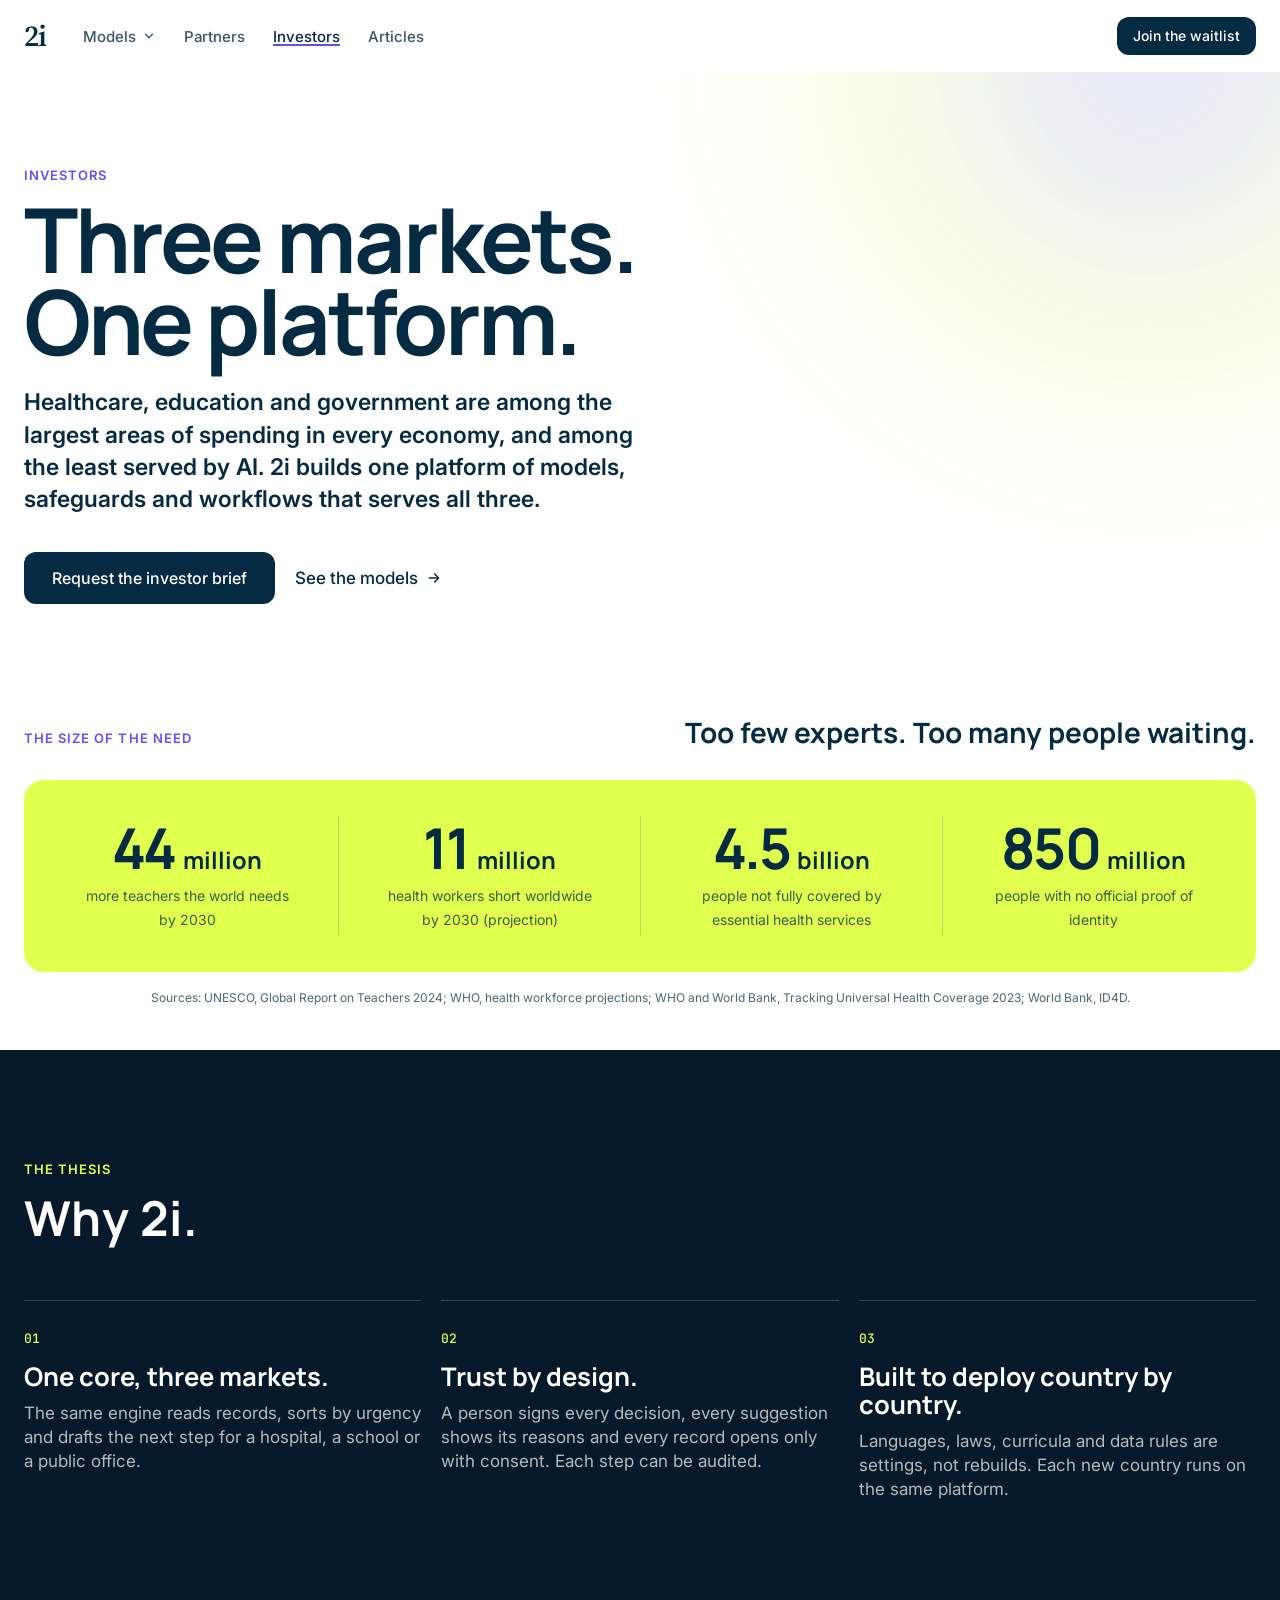
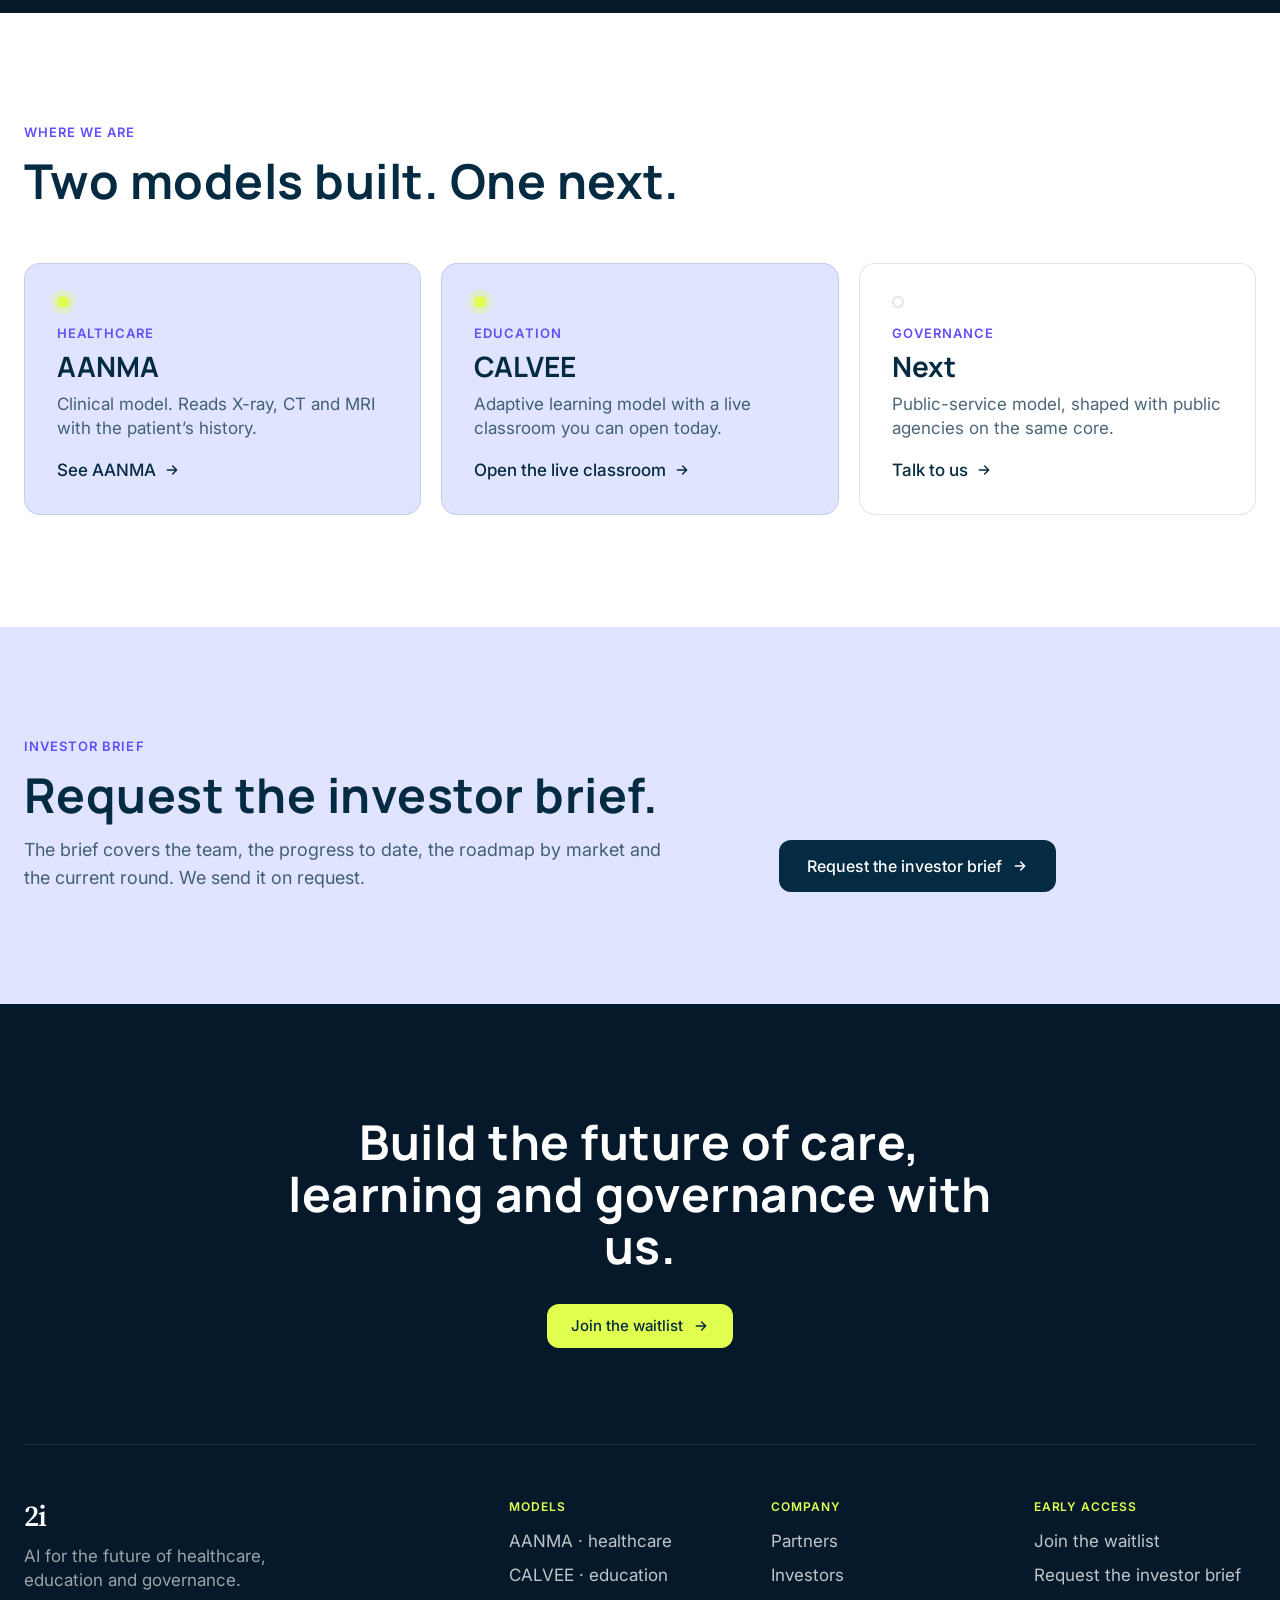
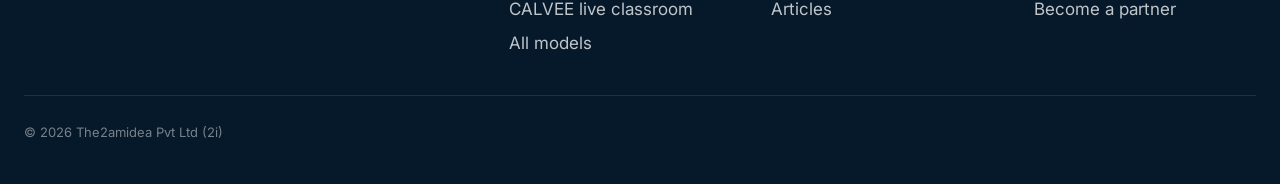
<file: investors.html>
<!doctype html>
<html lang="en">
<head>
<meta charset="utf-8">
<meta name="viewport" content="width=device-width, initial-scale=1">
<title>Investors · 2i</title>
<meta name="description" content="2i: one AI platform for healthcare, education and government. Request the investor brief.">
<meta property="og:title" content="Investors · 2i">
<meta property="og:description" content="2i: one AI platform for healthcare, education and government. Request the investor brief.">
<meta property="og:type" content="website">
<meta name="theme-color" content="#FFFFFF">
<link rel="icon" href="favicon.svg" type="image/svg+xml">
<link rel="preconnect" href="https://fonts.googleapis.com">
<link rel="preconnect" href="https://fonts.gstatic.com" crossorigin>
<link href="https://fonts.googleapis.com/css2?family=Inter:wght@400;500;600&family=Manrope:wght@600;700;800&family=Source+Serif+4:opsz,wght@8..60,600&family=JetBrains+Mono:wght@400;500&display=swap" rel="stylesheet">
<link rel="stylesheet" href="v4.css?v=8cards">
<script defer src="v4.js?v=6e"></script>
</head>
<body data-page="investors">
<a class="skip" href="#main">Skip to content</a>
<header class="top"><div class="wrap top-in">
  <a class="wordmark" href="index.html" aria-label="2i, home"><span class="wm">2i</span></a>
  <nav class="nav" aria-label="Main"><div class="dd"><button class="dd-btn" type="button" aria-expanded="false" aria-haspopup="true">Models <svg viewBox="0 0 24 24" fill="none" stroke="currentColor" stroke-width="2.2" stroke-linecap="round" stroke-linejoin="round" aria-hidden="true"><path d="M6 9l6 6 6-6"/></svg></button><div class="dd-menu"><a href="aanma.html"><b>AANMA</b><small>Healthcare model</small></a><a href="calvee.html"><b>CALVEE</b><small>Education model</small></a><a class="dd-all" href="models.html">All models <svg viewBox="0 0 24 24" fill="none" stroke="currentColor" stroke-width="2.2" stroke-linecap="round" stroke-linejoin="round" aria-hidden="true"><path d="M5 12h14M13 6l6 6-6 6"/></svg></a></div></div><a href="partners.html">Partners</a><a href="investors.html" aria-current=page>Investors</a><a href="articles.html">Articles</a></nav>
  <a class="btn btn-ink btn-sm top-cta" href="index.html#waitlist">Join the waitlist</a>
  <button class="menu-btn" type="button" aria-label="Open menu" aria-expanded="false"><span></span><span></span></button>
</div></header>
<main id="main">
<section class="mhero phero"><div class="wrap">
  <p class="eyebrow" data-reveal>Investors</p>
  <h1 class="display" data-reveal style="--d:80ms">Three markets. <br>One platform.</h1>
  <p class="hero-sub" data-reveal style="--d:160ms">Healthcare, education and government are among the largest areas of spending in every economy, and among the least served by AI. 2i builds one platform of models, safeguards and workflows that serves all three.</p>
  <div class="btns" data-reveal style="--d:240ms"><a class="btn btn-ink btn-lg" href="#brief">Request the investor brief</a><a class="link" href="models.html">See the models <svg viewBox="0 0 24 24" fill="none" stroke="currentColor" stroke-width="2.2" stroke-linecap="round" stroke-linejoin="round" aria-hidden="true"><path d="M5 12h14M13 6l6 6-6 6"/></svg></a></div>
</div></section>

<section class="sec tight" aria-labelledby="need-t"><div class="wrap">
  <div class="band-head" data-reveal><p class="eyebrow">The size of the need</p><h2 class="h3" id="need-t">Too few experts. Too many people waiting.</h2></div>
  <div class="band band-y band-num" data-reveal>
    <div><b><i data-count="44">44</i><small> million</small></b><span>more teachers the world needs by 2030</span></div>
    <div><b><i data-count="11">11</i><small> million</small></b><span>health workers short worldwide by 2030 (projection)</span></div>
    <div><b><i data-count="4.5">4.5</i><small> billion</small></b><span>people not fully covered by essential health services</span></div>
    <div><b><i data-count="850">850</i><small> million</small></b><span>people with no official proof of identity</span></div>
  </div>
  <p class="src" data-reveal>Sources: UNESCO, Global Report on Teachers 2024; WHO, health workforce projections; WHO and World Bank, Tracking Universal Health Coverage 2023; World Bank, ID4D.</p>
</div></section>

<section class="sec dark inv" aria-labelledby="th-t"><div class="wrap">
  <div class="shead" data-reveal><p class="eyebrow">The thesis</p><h2 class="h2" id="th-t">Why 2i.</h2></div>
  <div class="inv-grid">
    <article data-reveal style="--d:0ms"><span class="n">01</span><h3>One core, three markets.</h3><p>The same engine reads records, sorts by urgency and drafts the next step for a hospital, a school or a public office.</p></article>
    <article data-reveal style="--d:90ms"><span class="n">02</span><h3>Trust by design.</h3><p>A person signs every decision, every suggestion shows its reasons and every record opens only with consent. Each step can be audited.</p></article>
    <article data-reveal style="--d:180ms"><span class="n">03</span><h3>Built to deploy country by country.</h3><p>Languages, laws, curricula and data rules are settings, not rebuilds. Each new country runs on the same platform.</p></article>
  </div>
</div></section>

<section class="sec" aria-labelledby="pf-t"><div class="wrap">
  <div class="shead" data-reveal><p class="eyebrow">Where we are</p><h2 class="h2" id="pf-t">Two models built. One next.</h2></div>
  <div class="stage" data-reveal>
    <div class="st on"><span class="dot"></span><p class="eyebrow">Healthcare</p><h3>AANMA</h3><p>Clinical model. Reads X-ray, CT and MRI with the patient’s history.</p><a class="link" href="aanma.html">See AANMA <svg viewBox="0 0 24 24" fill="none" stroke="currentColor" stroke-width="2.2" stroke-linecap="round" stroke-linejoin="round" aria-hidden="true"><path d="M5 12h14M13 6l6 6-6 6"/></svg></a></div>
    <div class="st on"><span class="dot"></span><p class="eyebrow">Education</p><h3>CALVEE</h3><p>Adaptive learning model with a live classroom you can open today.</p><a class="link" href="calvee/school/?view=chapter">Open the live classroom <svg viewBox="0 0 24 24" fill="none" stroke="currentColor" stroke-width="2.2" stroke-linecap="round" stroke-linejoin="round" aria-hidden="true"><path d="M5 12h14M13 6l6 6-6 6"/></svg></a></div>
    <div class="st"><span class="dot"></span><p class="eyebrow">Governance</p><h3>Next</h3><p>Public-service model, shaped with public agencies on the same core.</p><a class="link" href="partners.html#talk">Talk to us <svg viewBox="0 0 24 24" fill="none" stroke="currentColor" stroke-width="2.2" stroke-linecap="round" stroke-linejoin="round" aria-hidden="true"><path d="M5 12h14M13 6l6 6-6 6"/></svg></a></div>
  </div>
</div></section>

<section class="sec tint" id="brief" aria-labelledby="br-t"><div class="wrap talk">
  <div data-reveal><p class="eyebrow">Investor brief</p><h2 class="h2" id="br-t">Request the investor brief.</h2><p class="lead">The brief covers the team, the progress to date, the roadmap by market and the current round. We send it on request.</p></div>
  <div class="btns" data-reveal style="--d:120ms"><a class="btn btn-ink btn-lg" href="mailto:create@the2amidea.com?subject=2i%20investor%20brief">Request the investor brief <svg viewBox="0 0 24 24" fill="none" stroke="currentColor" stroke-width="2.2" stroke-linecap="round" stroke-linejoin="round" aria-hidden="true"><path d="M5 12h14M13 6l6 6-6 6"/></svg></a></div>
</div></section>

</main>
<footer class="foot">
  <div class="wrap foot-cta" data-reveal>
    <h2 class="h2">Build the future of care, learning and governance with us.</h2>
    <a class="btn btn-y" href="index.html#waitlist">Join the waitlist <svg viewBox="0 0 24 24" fill="none" stroke="currentColor" stroke-width="2.2" stroke-linecap="round" stroke-linejoin="round" aria-hidden="true"><path d="M5 12h14M13 6l6 6-6 6"/></svg></a>
  </div>
  <div class="wrap foot-grid foot-4">
    <div><a class="wordmark" href="index.html" aria-label="2i, home"><span class="wm">2i</span></a><p class="tag">AI for the future of healthcare, education and governance.</p></div>
    <nav aria-label="Models"><h3>Models</h3><a href="aanma.html">AANMA · healthcare</a><a href="calvee.html">CALVEE · education</a><a href="calvee/school/?view=chapter">CALVEE live classroom</a><a href="models.html">All models</a></nav>
    <nav aria-label="Company"><h3>Company</h3><a href="partners.html">Partners</a><a href="investors.html">Investors</a><a href="articles.html">Articles</a></nav>
    <nav aria-label="Early access"><h3>Early access</h3><a href="index.html#waitlist">Join the waitlist</a><a href="investors.html#brief">Request the investor brief</a><a href="partners.html#talk">Become a partner</a></nav>
  </div>
  <div class="wrap legal"><p>© 2026 The2amidea Pvt Ltd (2i)</p></div>
</footer>
</body>
</html>
</file>
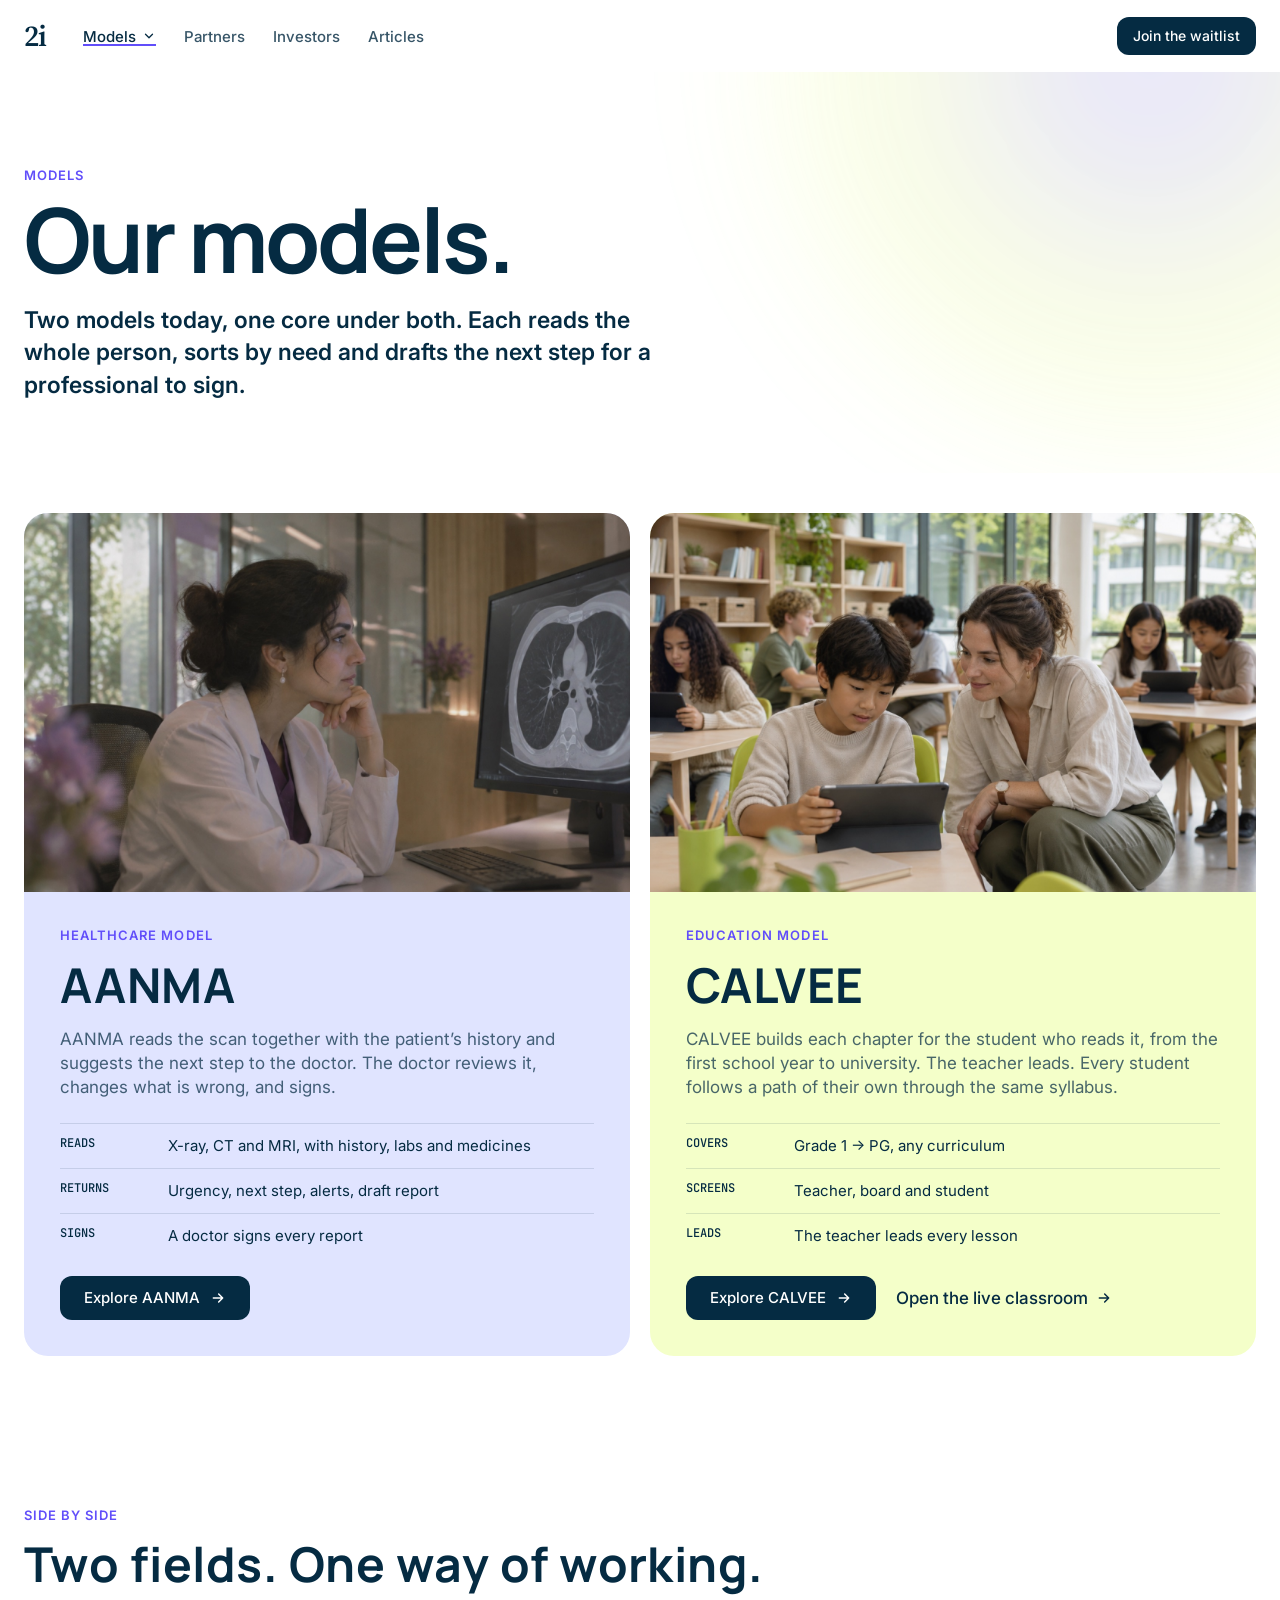
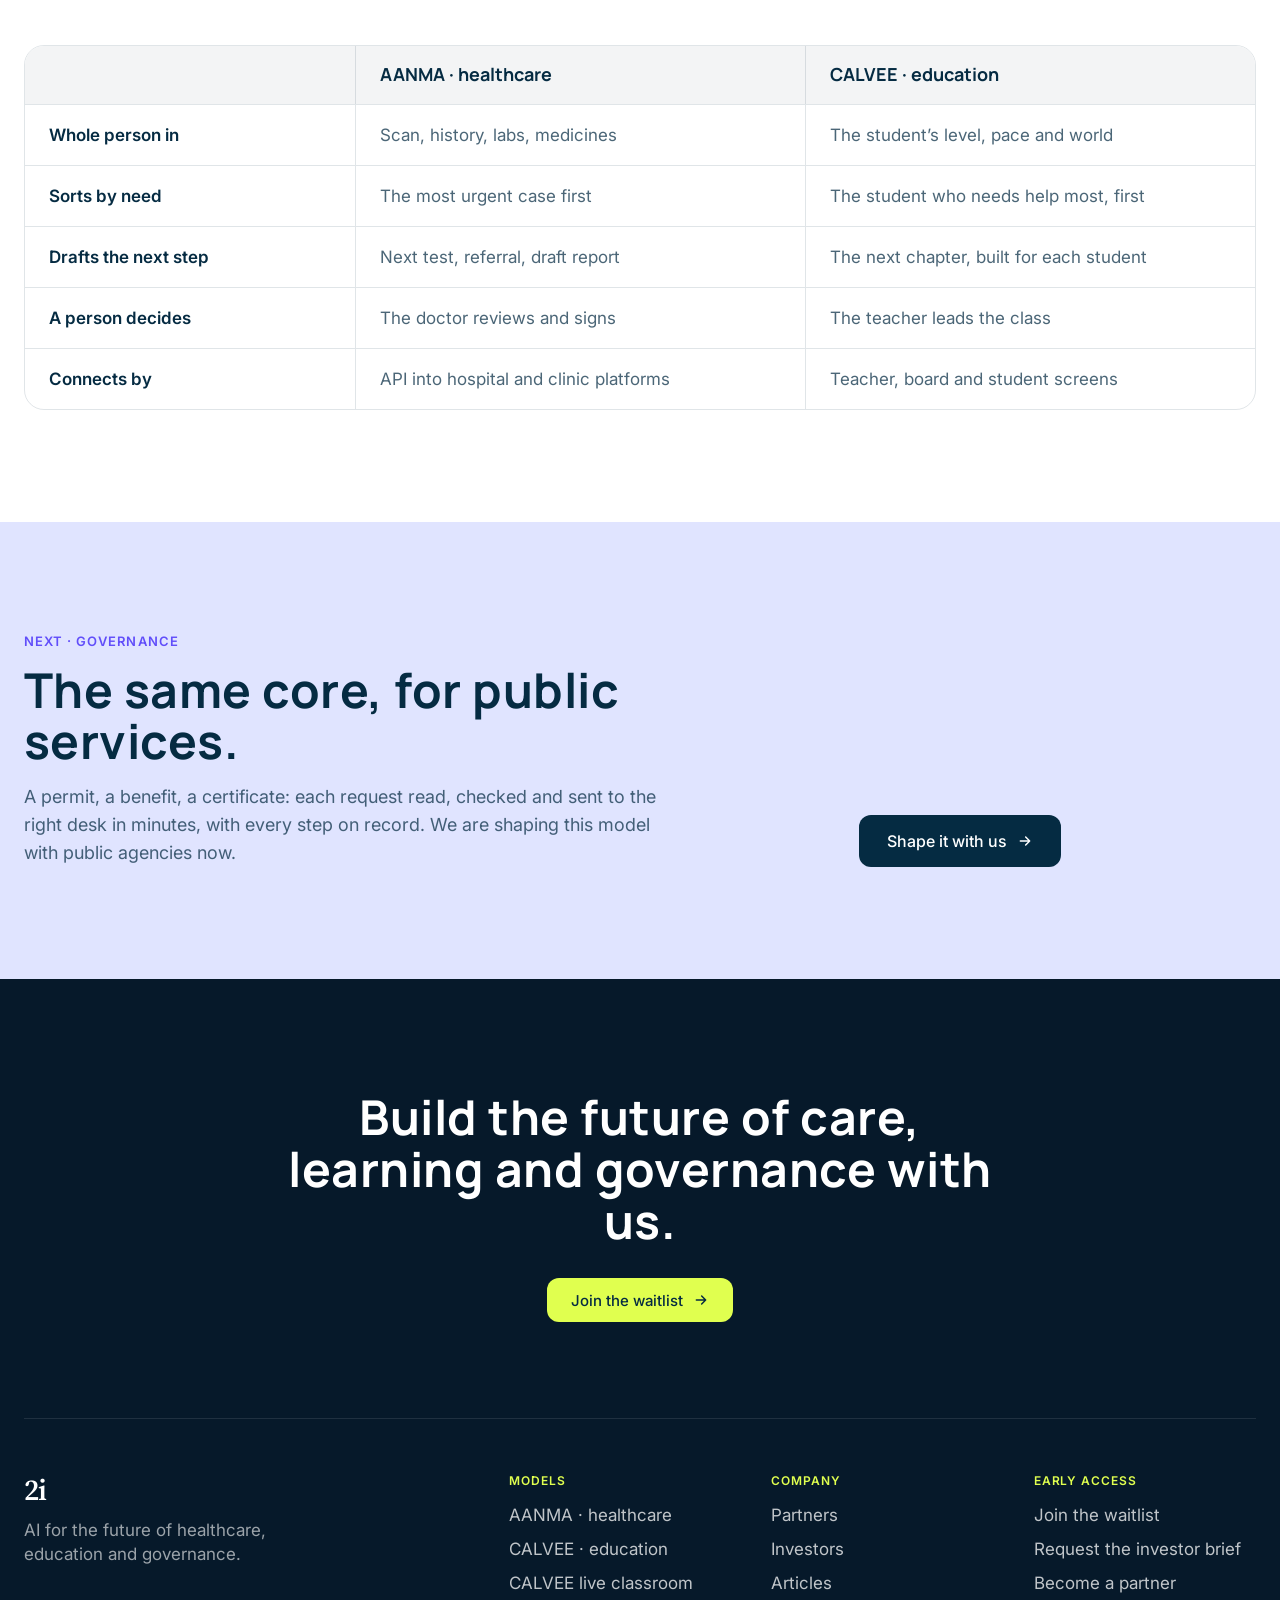
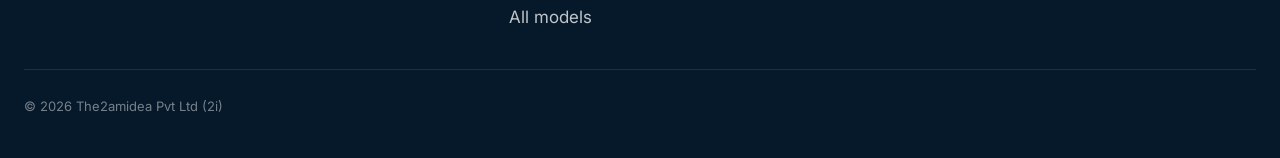
<file: models.html>
<!doctype html>
<html lang="en">
<head>
<meta charset="utf-8">
<meta name="viewport" content="width=device-width, initial-scale=1">
<title>Models · AANMA and CALVEE · 2i</title>
<meta name="description" content="AANMA for healthcare and CALVEE for education: two 2i models on one core, with a governance model next.">
<meta property="og:title" content="Models · AANMA and CALVEE · 2i">
<meta property="og:description" content="AANMA for healthcare and CALVEE for education: two 2i models on one core, with a governance model next.">
<meta property="og:type" content="website">
<meta name="theme-color" content="#FFFFFF">
<link rel="icon" href="favicon.svg" type="image/svg+xml">
<link rel="preconnect" href="https://fonts.googleapis.com">
<link rel="preconnect" href="https://fonts.gstatic.com" crossorigin>
<link href="https://fonts.googleapis.com/css2?family=Inter:wght@400;500;600&family=Manrope:wght@600;700;800&family=Source+Serif+4:opsz,wght@8..60,600&family=JetBrains+Mono:wght@400;500&display=swap" rel="stylesheet">
<link rel="stylesheet" href="v4.css?v=8cards">
<script defer src="v4.js?v=6e"></script>
</head>
<body data-page="models">
<a class="skip" href="#main">Skip to content</a>
<header class="top"><div class="wrap top-in">
  <a class="wordmark" href="index.html" aria-label="2i, home"><span class="wm">2i</span></a>
  <nav class="nav" aria-label="Main"><div class="dd"><button class="dd-btn" type="button" aria-expanded="false" aria-haspopup="true" aria-current=page>Models <svg viewBox="0 0 24 24" fill="none" stroke="currentColor" stroke-width="2.2" stroke-linecap="round" stroke-linejoin="round" aria-hidden="true"><path d="M6 9l6 6 6-6"/></svg></button><div class="dd-menu"><a href="aanma.html"><b>AANMA</b><small>Healthcare model</small></a><a href="calvee.html"><b>CALVEE</b><small>Education model</small></a><a class="dd-all" href="models.html">All models <svg viewBox="0 0 24 24" fill="none" stroke="currentColor" stroke-width="2.2" stroke-linecap="round" stroke-linejoin="round" aria-hidden="true"><path d="M5 12h14M13 6l6 6-6 6"/></svg></a></div></div><a href="partners.html">Partners</a><a href="investors.html">Investors</a><a href="articles.html">Articles</a></nav>
  <a class="btn btn-ink btn-sm top-cta" href="index.html#waitlist">Join the waitlist</a>
  <button class="menu-btn" type="button" aria-label="Open menu" aria-expanded="false"><span></span><span></span></button>
</div></header>
<main id="main">
<section class="mhero phero"><div class="wrap">
  <p class="eyebrow" data-reveal>Models</p>
  <h1 class="display" data-reveal style="--d:80ms">Our models.</h1>
  <p class="hero-sub" data-reveal style="--d:160ms">Two models today, one core under both. Each reads the whole person, sorts by need and drafts the next step for a professional to sign.</p>
</div></section>

<section class="sec tight"><div class="wrap">
  <div class="mcards">
    <article class="mcard" data-reveal>
      <figure><img src="img/g-health.jpg" alt="A radiologist reads a chest X-ray on a screen" loading="lazy" width="1600" height="1200"></figure>
      <div class="mcard-body">
        <p class="eyebrow">Healthcare model</p><h2 class="h2">AANMA</h2>
        <p>AANMA reads the scan together with the patient’s history and suggests the next step to the doctor. The doctor reviews it, changes what is wrong, and signs.</p>
        <dl class="facts"><div><dt>Reads</dt><dd>X-ray, CT and MRI, with history, labs and medicines</dd></div><div><dt>Returns</dt><dd>Urgency, next step, alerts, draft report</dd></div><div><dt>Signs</dt><dd>A doctor signs every report</dd></div></dl>
        <a class="btn btn-ink" href="aanma.html">Explore AANMA <svg viewBox="0 0 24 24" fill="none" stroke="currentColor" stroke-width="2.2" stroke-linecap="round" stroke-linejoin="round" aria-hidden="true"><path d="M5 12h14M13 6l6 6-6 6"/></svg></a>
      </div>
    </article>
    <article class="mcard mcard-y" data-reveal style="--d:120ms">
      <figure><img src="img/g-learn.jpg" alt="A teacher helps a student with a tablet in a modern classroom" loading="lazy" width="1600" height="1200"></figure>
      <div class="mcard-body">
        <p class="eyebrow">Education model</p><h2 class="h2">CALVEE</h2>
        <p>CALVEE builds each chapter for the student who reads it, from the first school year to university. The teacher leads. Every student follows a path of their own through the same syllabus.</p>
        <dl class="facts"><div><dt>Covers</dt><dd>Grade 1 → PG, any curriculum</dd></div><div><dt>Screens</dt><dd>Teacher, board and student</dd></div><div><dt>Leads</dt><dd>The teacher leads every lesson</dd></div></dl>
        <div class="btns tight-btns"><a class="btn btn-ink" href="calvee.html">Explore CALVEE <svg viewBox="0 0 24 24" fill="none" stroke="currentColor" stroke-width="2.2" stroke-linecap="round" stroke-linejoin="round" aria-hidden="true"><path d="M5 12h14M13 6l6 6-6 6"/></svg></a><a class="link" href="calvee/school/?view=chapter">Open the live classroom <svg viewBox="0 0 24 24" fill="none" stroke="currentColor" stroke-width="2.2" stroke-linecap="round" stroke-linejoin="round" aria-hidden="true"><path d="M5 12h14M13 6l6 6-6 6"/></svg></a></div>
      </div>
    </article>
  </div>
</div></section>

<section class="sec" aria-labelledby="cmp-t"><div class="wrap">
  <div class="shead" data-reveal><p class="eyebrow">Side by side</p><h2 class="h2" id="cmp-t">Two fields. One way of working.</h2></div>
  <div class="cmp" data-reveal role="table" aria-label="AANMA and CALVEE compared">
    <div class="cmp-row cmp-h" role="row"><span role="columnheader"></span><span role="columnheader">AANMA · healthcare</span><span role="columnheader">CALVEE · education</span></div>
    <div class="cmp-row" role="row"><span role="rowheader">Whole person in</span><span role="cell">Scan, history, labs, medicines</span><span role="cell">The student’s level, pace and world</span></div>
    <div class="cmp-row" role="row"><span role="rowheader">Sorts by need</span><span role="cell">The most urgent case first</span><span role="cell">The student who needs help most, first</span></div>
    <div class="cmp-row" role="row"><span role="rowheader">Drafts the next step</span><span role="cell">Next test, referral, draft report</span><span role="cell">The next chapter, built for each student</span></div>
    <div class="cmp-row" role="row"><span role="rowheader">A person decides</span><span role="cell">The doctor reviews and signs</span><span role="cell">The teacher leads the class</span></div>
    <div class="cmp-row" role="row"><span role="rowheader">Connects by</span><span role="cell">API into hospital and clinic platforms</span><span role="cell">Teacher, board and student screens</span></div>
  </div>
</div></section>

<section class="sec tint" aria-labelledby="gov-t"><div class="wrap gov-next">
  <div data-reveal><p class="eyebrow">Next · Governance</p><h2 class="h2" id="gov-t">The same core, for public services.</h2><p class="lead">A permit, a benefit, a certificate: each request read, checked and sent to the right desk in minutes, with every step on record. We are shaping this model with public agencies now.</p></div>
  <div data-reveal style="--d:120ms"><a class="btn btn-ink btn-lg" href="partners.html#talk">Shape it with us <svg viewBox="0 0 24 24" fill="none" stroke="currentColor" stroke-width="2.2" stroke-linecap="round" stroke-linejoin="round" aria-hidden="true"><path d="M5 12h14M13 6l6 6-6 6"/></svg></a></div>
</div></section>

</main>
<footer class="foot">
  <div class="wrap foot-cta" data-reveal>
    <h2 class="h2">Build the future of care, learning and governance with us.</h2>
    <a class="btn btn-y" href="index.html#waitlist">Join the waitlist <svg viewBox="0 0 24 24" fill="none" stroke="currentColor" stroke-width="2.2" stroke-linecap="round" stroke-linejoin="round" aria-hidden="true"><path d="M5 12h14M13 6l6 6-6 6"/></svg></a>
  </div>
  <div class="wrap foot-grid foot-4">
    <div><a class="wordmark" href="index.html" aria-label="2i, home"><span class="wm">2i</span></a><p class="tag">AI for the future of healthcare, education and governance.</p></div>
    <nav aria-label="Models"><h3>Models</h3><a href="aanma.html">AANMA · healthcare</a><a href="calvee.html">CALVEE · education</a><a href="calvee/school/?view=chapter">CALVEE live classroom</a><a href="models.html">All models</a></nav>
    <nav aria-label="Company"><h3>Company</h3><a href="partners.html">Partners</a><a href="investors.html">Investors</a><a href="articles.html">Articles</a></nav>
    <nav aria-label="Early access"><h3>Early access</h3><a href="index.html#waitlist">Join the waitlist</a><a href="investors.html#brief">Request the investor brief</a><a href="partners.html#talk">Become a partner</a></nav>
  </div>
  <div class="wrap legal"><p>© 2026 The2amidea Pvt Ltd (2i)</p></div>
</footer>
</body>
</html>
</file>
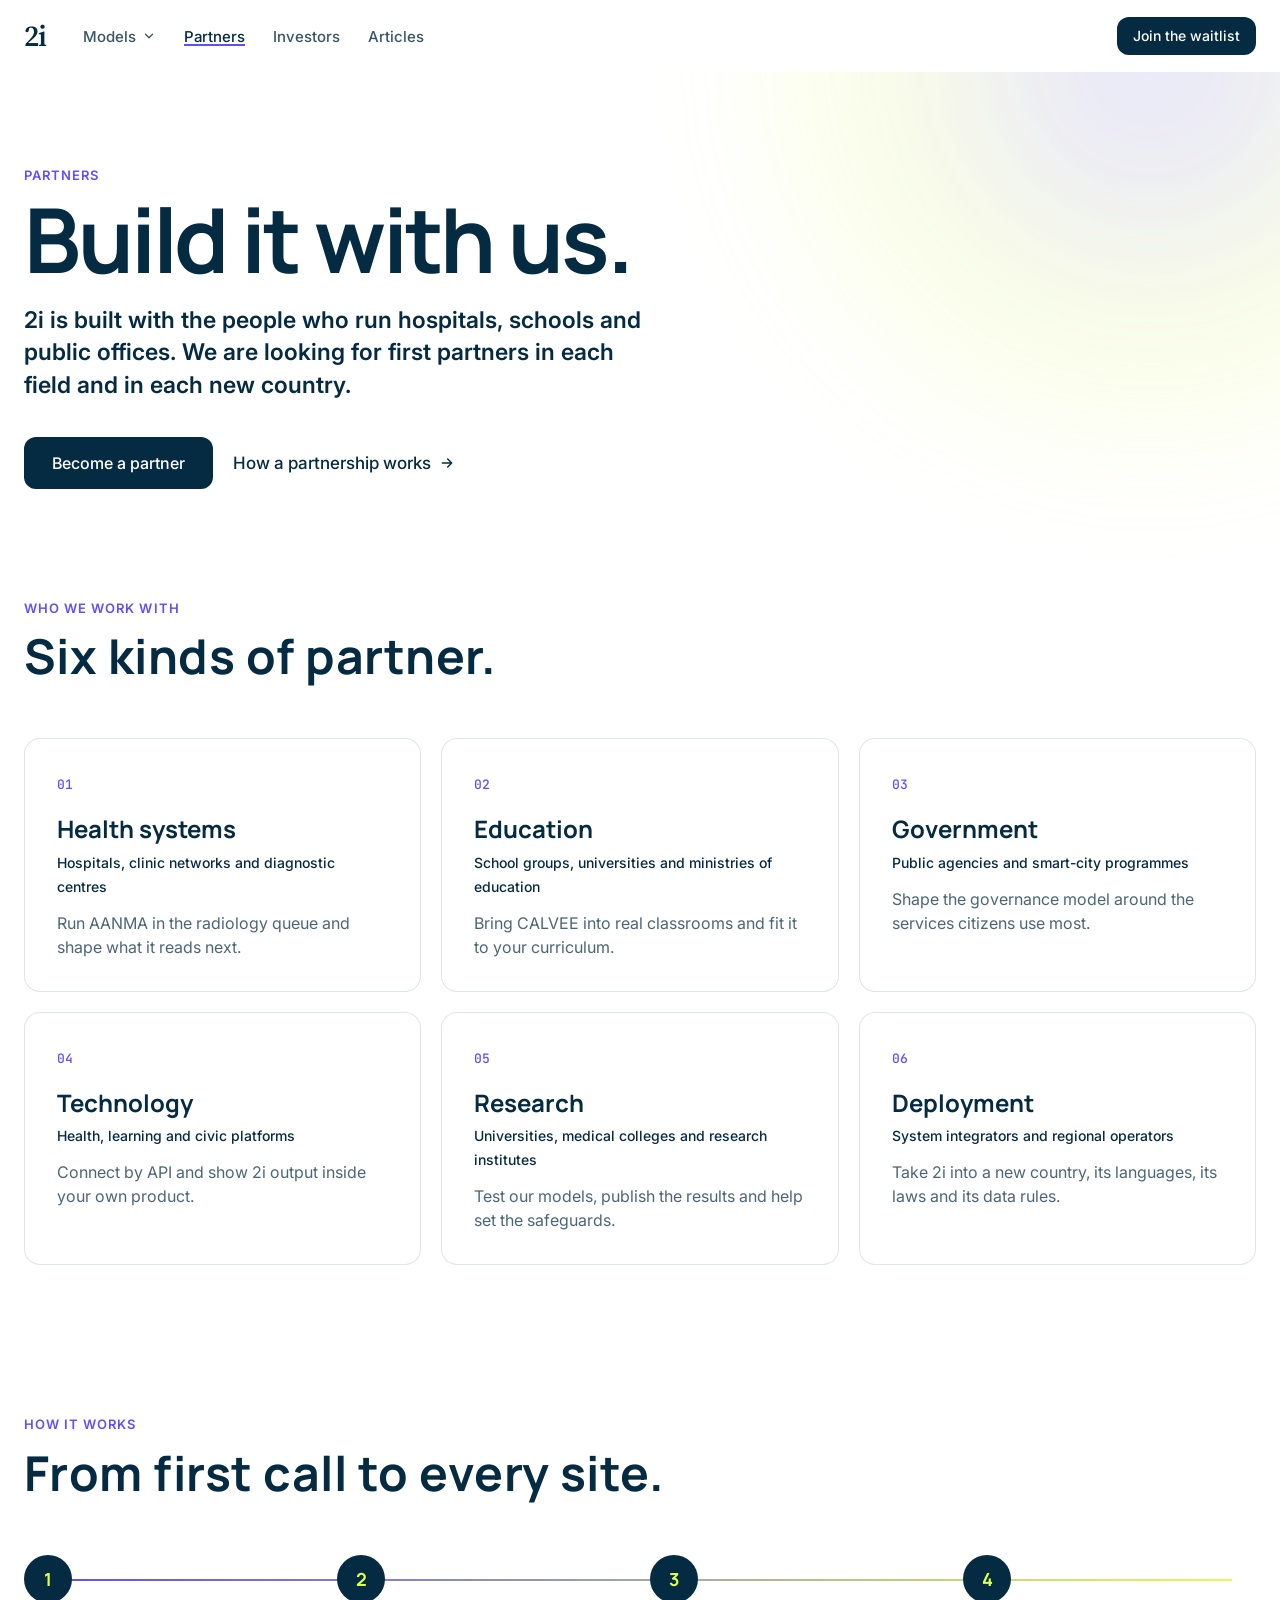
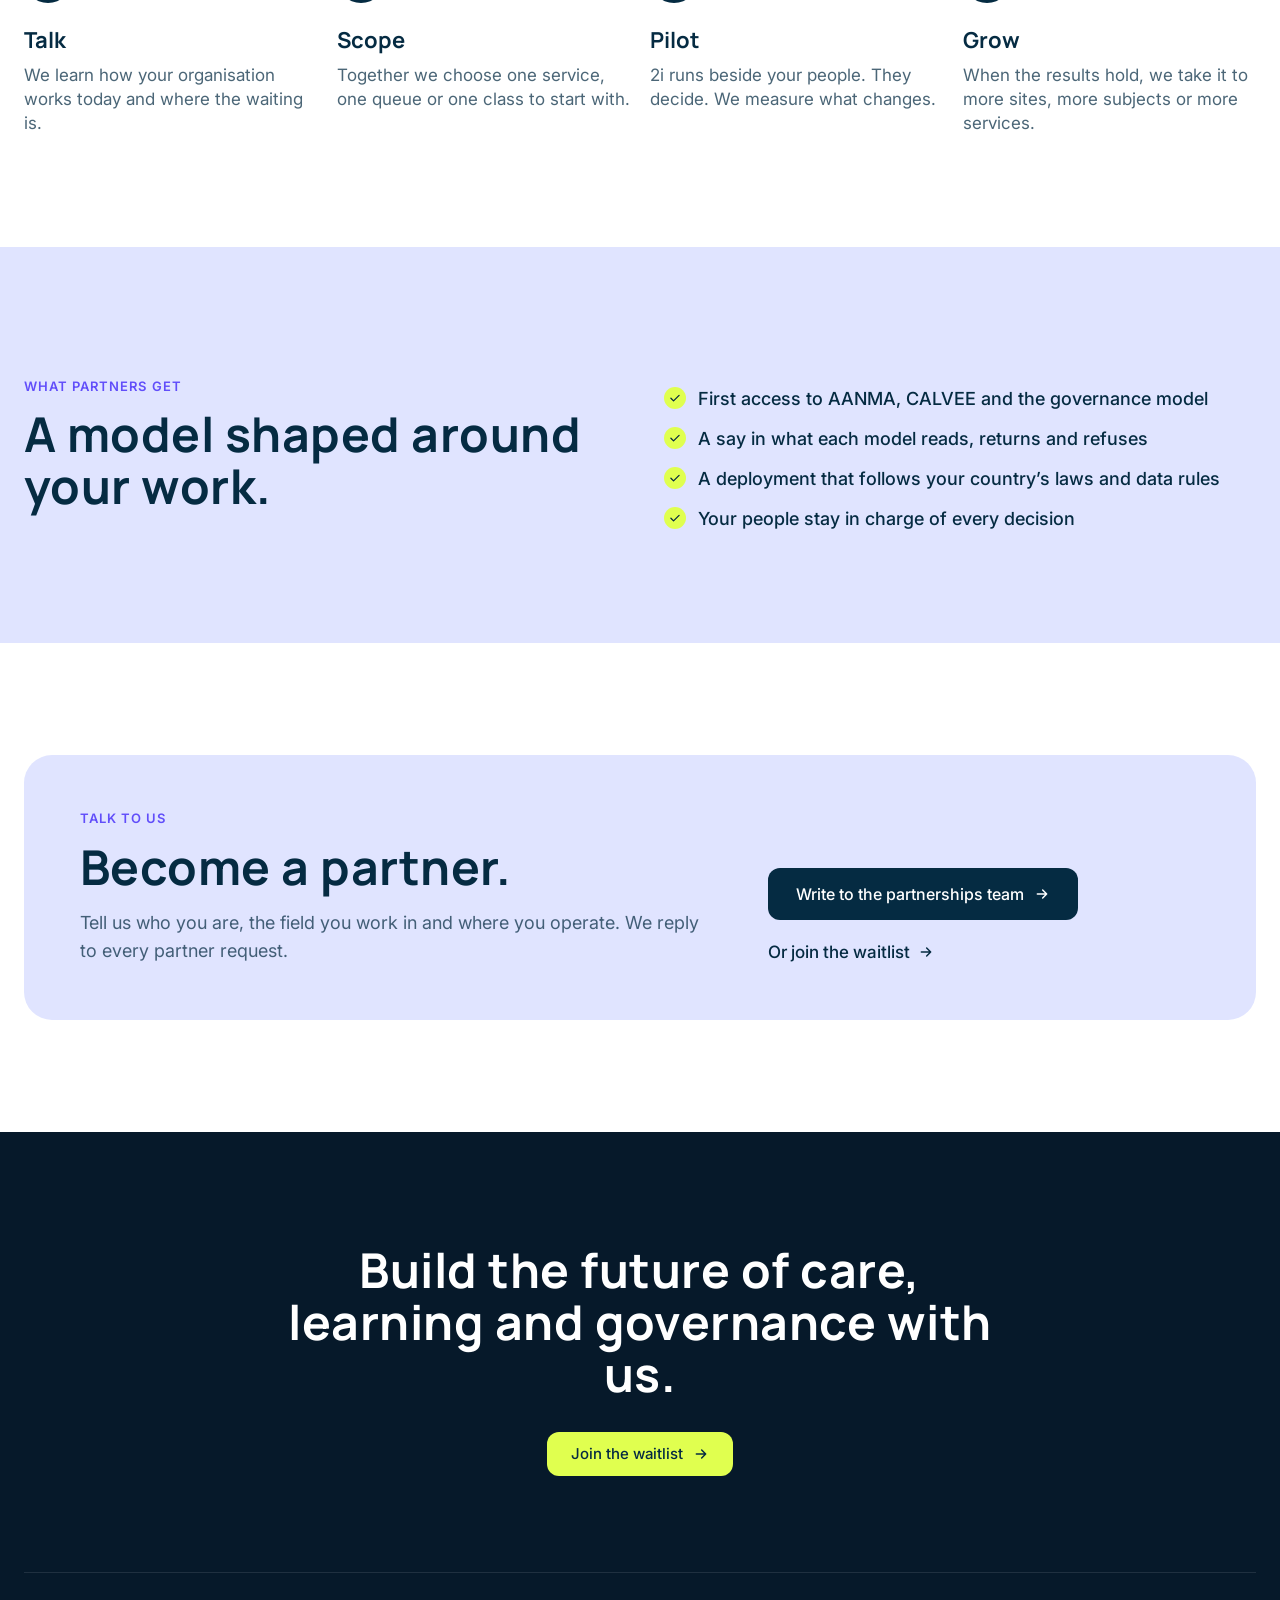
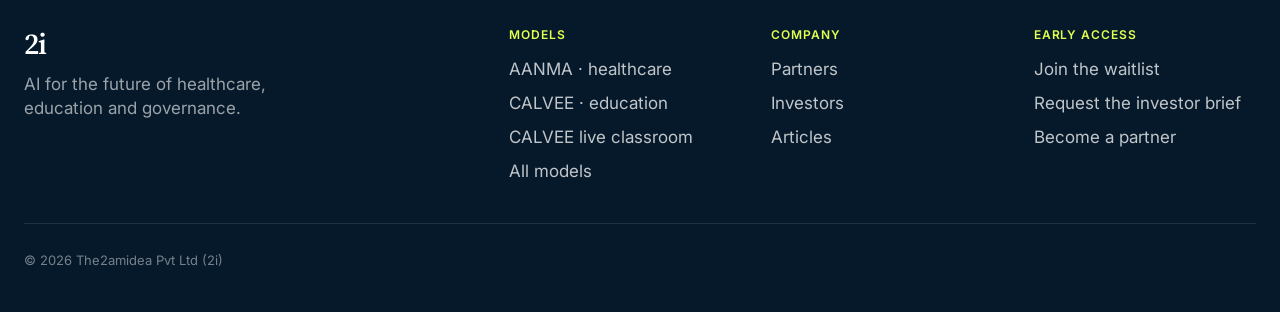
<file: partners.html>
<!doctype html>
<html lang="en">
<head>
<meta charset="utf-8">
<meta name="viewport" content="width=device-width, initial-scale=1">
<title>Partners · 2i</title>
<meta name="description" content="Partner with 2i: health systems, education, government, technology, research and deployment partners.">
<meta property="og:title" content="Partners · 2i">
<meta property="og:description" content="Partner with 2i: health systems, education, government, technology, research and deployment partners.">
<meta property="og:type" content="website">
<meta name="theme-color" content="#FFFFFF">
<link rel="icon" href="favicon.svg" type="image/svg+xml">
<link rel="preconnect" href="https://fonts.googleapis.com">
<link rel="preconnect" href="https://fonts.gstatic.com" crossorigin>
<link href="https://fonts.googleapis.com/css2?family=Inter:wght@400;500;600&family=Manrope:wght@600;700;800&family=Source+Serif+4:opsz,wght@8..60,600&family=JetBrains+Mono:wght@400;500&display=swap" rel="stylesheet">
<link rel="stylesheet" href="v4.css?v=8cards">
<script defer src="v4.js?v=6e"></script>
</head>
<body data-page="partners">
<a class="skip" href="#main">Skip to content</a>
<header class="top"><div class="wrap top-in">
  <a class="wordmark" href="index.html" aria-label="2i, home"><span class="wm">2i</span></a>
  <nav class="nav" aria-label="Main"><div class="dd"><button class="dd-btn" type="button" aria-expanded="false" aria-haspopup="true">Models <svg viewBox="0 0 24 24" fill="none" stroke="currentColor" stroke-width="2.2" stroke-linecap="round" stroke-linejoin="round" aria-hidden="true"><path d="M6 9l6 6 6-6"/></svg></button><div class="dd-menu"><a href="aanma.html"><b>AANMA</b><small>Healthcare model</small></a><a href="calvee.html"><b>CALVEE</b><small>Education model</small></a><a class="dd-all" href="models.html">All models <svg viewBox="0 0 24 24" fill="none" stroke="currentColor" stroke-width="2.2" stroke-linecap="round" stroke-linejoin="round" aria-hidden="true"><path d="M5 12h14M13 6l6 6-6 6"/></svg></a></div></div><a href="partners.html" aria-current=page>Partners</a><a href="investors.html">Investors</a><a href="articles.html">Articles</a></nav>
  <a class="btn btn-ink btn-sm top-cta" href="index.html#waitlist">Join the waitlist</a>
  <button class="menu-btn" type="button" aria-label="Open menu" aria-expanded="false"><span></span><span></span></button>
</div></header>
<main id="main">
<section class="mhero phero"><div class="wrap">
  <p class="eyebrow" data-reveal>Partners</p>
  <h1 class="display" data-reveal style="--d:80ms">Build it with us.</h1>
  <p class="hero-sub" data-reveal style="--d:160ms">2i is built with the people who run hospitals, schools and public offices. We are looking for first partners in each field and in each new country.</p>
  <div class="btns" data-reveal style="--d:240ms"><a class="btn btn-ink btn-lg" href="#talk">Become a partner</a><a class="link" href="#how">How a partnership works <svg viewBox="0 0 24 24" fill="none" stroke="currentColor" stroke-width="2.2" stroke-linecap="round" stroke-linejoin="round" aria-hidden="true"><path d="M5 12h14M13 6l6 6-6 6"/></svg></a></div>
</div></section>

<section class="sec tight" aria-labelledby="pt-t"><div class="wrap">
  <div class="shead" data-reveal><p class="eyebrow">Who we work with</p><h2 class="h2" id="pt-t">Six kinds of partner.</h2></div>
  <div class="ptypes"><article class="ptype" data-reveal style="--d:0ms"><span class="n">01</span><h3>Health systems</h3><p class="who">Hospitals, clinic networks and diagnostic centres</p><p>Run AANMA in the radiology queue and shape what it reads next.</p></article><article class="ptype" data-reveal style="--d:70ms"><span class="n">02</span><h3>Education</h3><p class="who">School groups, universities and ministries of education</p><p>Bring CALVEE into real classrooms and fit it to your curriculum.</p></article><article class="ptype" data-reveal style="--d:140ms"><span class="n">03</span><h3>Government</h3><p class="who">Public agencies and smart-city programmes</p><p>Shape the governance model around the services citizens use most.</p></article><article class="ptype" data-reveal style="--d:210ms"><span class="n">04</span><h3>Technology</h3><p class="who">Health, learning and civic platforms</p><p>Connect by API and show 2i output inside your own product.</p></article><article class="ptype" data-reveal style="--d:280ms"><span class="n">05</span><h3>Research</h3><p class="who">Universities, medical colleges and research institutes</p><p>Test our models, publish the results and help set the safeguards.</p></article><article class="ptype" data-reveal style="--d:350ms"><span class="n">06</span><h3>Deployment</h3><p class="who">System integrators and regional operators</p><p>Take 2i into a new country, its languages, its laws and its data rules.</p></article></div>
</div></section>

<section class="sec" id="how" aria-labelledby="how-t"><div class="wrap">
  <div class="shead" data-reveal><p class="eyebrow">How it works</p><h2 class="h2" id="how-t">From first call to every site.</h2></div>
  <ol class="psteps"><li data-reveal style="--d:0ms"><span class="n">1</span><h3>Talk</h3><p>We learn how your organisation works today and where the waiting is.</p></li><li data-reveal style="--d:90ms"><span class="n">2</span><h3>Scope</h3><p>Together we choose one service, one queue or one class to start with.</p></li><li data-reveal style="--d:180ms"><span class="n">3</span><h3>Pilot</h3><p>2i runs beside your people. They decide. We measure what changes.</p></li><li data-reveal style="--d:270ms"><span class="n">4</span><h3>Grow</h3><p>When the results hold, we take it to more sites, more subjects or more services.</p></li></ol>
</div></section>

<section class="sec tint" aria-labelledby="pg-t"><div class="wrap pgive">
  <div data-reveal><p class="eyebrow">What partners get</p><h2 class="h2" id="pg-t">A model shaped around your work.</h2></div>
  <ul class="ticks" data-reveal style="--d:120ms">
    <li><svg viewBox="0 0 24 24" fill="none" stroke="currentColor" stroke-width="2.2" stroke-linecap="round" stroke-linejoin="round" aria-hidden="true"><path d="M5 12.5l4.5 4.5L19 7.5"/></svg>First access to AANMA, CALVEE and the governance model</li>
    <li><svg viewBox="0 0 24 24" fill="none" stroke="currentColor" stroke-width="2.2" stroke-linecap="round" stroke-linejoin="round" aria-hidden="true"><path d="M5 12.5l4.5 4.5L19 7.5"/></svg>A say in what each model reads, returns and refuses</li>
    <li><svg viewBox="0 0 24 24" fill="none" stroke="currentColor" stroke-width="2.2" stroke-linecap="round" stroke-linejoin="round" aria-hidden="true"><path d="M5 12.5l4.5 4.5L19 7.5"/></svg>A deployment that follows your country’s laws and data rules</li>
    <li><svg viewBox="0 0 24 24" fill="none" stroke="currentColor" stroke-width="2.2" stroke-linecap="round" stroke-linejoin="round" aria-hidden="true"><path d="M5 12.5l4.5 4.5L19 7.5"/></svg>Your people stay in charge of every decision</li>
  </ul>
</div></section>

<section class="sec" id="talk" aria-labelledby="talk-t"><div class="wrap">
  <div class="talk" data-reveal>
    <div><p class="eyebrow">Talk to us</p><h2 class="h2" id="talk-t">Become a partner.</h2><p class="lead">Tell us who you are, the field you work in and where you operate. We reply to every partner request.</p></div>
    <div class="btns"><a class="btn btn-ink btn-lg" href="mailto:create@the2amidea.com?subject=2i%20partnership">Write to the partnerships team <svg viewBox="0 0 24 24" fill="none" stroke="currentColor" stroke-width="2.2" stroke-linecap="round" stroke-linejoin="round" aria-hidden="true"><path d="M5 12h14M13 6l6 6-6 6"/></svg></a><a class="link" href="index.html#waitlist">Or join the waitlist <svg viewBox="0 0 24 24" fill="none" stroke="currentColor" stroke-width="2.2" stroke-linecap="round" stroke-linejoin="round" aria-hidden="true"><path d="M5 12h14M13 6l6 6-6 6"/></svg></a></div>
  </div>
</div></section>

</main>
<footer class="foot">
  <div class="wrap foot-cta" data-reveal>
    <h2 class="h2">Build the future of care, learning and governance with us.</h2>
    <a class="btn btn-y" href="index.html#waitlist">Join the waitlist <svg viewBox="0 0 24 24" fill="none" stroke="currentColor" stroke-width="2.2" stroke-linecap="round" stroke-linejoin="round" aria-hidden="true"><path d="M5 12h14M13 6l6 6-6 6"/></svg></a>
  </div>
  <div class="wrap foot-grid foot-4">
    <div><a class="wordmark" href="index.html" aria-label="2i, home"><span class="wm">2i</span></a><p class="tag">AI for the future of healthcare, education and governance.</p></div>
    <nav aria-label="Models"><h3>Models</h3><a href="aanma.html">AANMA · healthcare</a><a href="calvee.html">CALVEE · education</a><a href="calvee/school/?view=chapter">CALVEE live classroom</a><a href="models.html">All models</a></nav>
    <nav aria-label="Company"><h3>Company</h3><a href="partners.html">Partners</a><a href="investors.html">Investors</a><a href="articles.html">Articles</a></nav>
    <nav aria-label="Early access"><h3>Early access</h3><a href="index.html#waitlist">Join the waitlist</a><a href="investors.html#brief">Request the investor brief</a><a href="partners.html#talk">Become a partner</a></nav>
  </div>
  <div class="wrap legal"><p>© 2026 The2amidea Pvt Ltd (2i)</p></div>
</footer>
</body>
</html>
</file>
<file: v4.css>
/* 2amidea.si v4 — Nebius-style layout and colour theme (navy #052B42, lime #E0FF4F, lavender #E0E4FF, violet #614EFA). */
:root{
  --blue:#052B42; --ink:#052B42; --navy:#06192A; --y:#E0FF4F; --cream:#FFFFFF; --violet:#614EFA; --grey:#F3F4F5;
  --tint:#E0E4FF; --tint2:#F3F4F5; --line:rgba(5,43,66,.12); --mute:rgba(5,43,66,.72);
  --r:16px; --r-sm:12px; --wrap:1232px;
  --head:"Gramatika","Manrope","Inter",system-ui,sans-serif; --body:"Inter",system-ui,sans-serif; --mono:"JetBrains Mono",ui-monospace,monospace;
  --ease:cubic-bezier(.2,.7,.2,1);
}
*{box-sizing:border-box;margin:0;padding:0}
html{scroll-behavior:smooth;-webkit-text-size-adjust:100%}
body{font:400 17px/24px var(--body);color:var(--ink);background:var(--cream);-webkit-font-smoothing:antialiased;overflow-x:hidden}
img{max-width:100%;height:auto;display:block}
a{color:inherit;text-decoration:none}
button{font:inherit;color:inherit;cursor:pointer;border:0;background:none}
.wrap{width:min(var(--wrap),100% - 48px);margin-inline:auto}
.skip{position:absolute;left:-999px;top:8px;background:var(--ink);color:#fff;padding:8px 12px;border-radius:8px;z-index:99}
.skip:focus{left:8px}
:focus-visible{outline:2px solid var(--blue);outline-offset:3px;border-radius:6px}

/* type */
.display{font:700 clamp(48px,7.4vw,96px)/.92 var(--head);letter-spacing:-.035em;color:var(--ink)}
.h2{font:700 clamp(32px,4vw,48px)/1.08 var(--head);letter-spacing:.01em}
.eyebrow{font:600 13px/1.2 var(--body);letter-spacing:.08em;text-transform:uppercase;color:var(--violet);margin-bottom:14px}
.lead{font-size:18px;line-height:1.55;color:var(--mute);max-width:640px;margin-top:16px}
.hero-sub{font:600 clamp(19px,1.8vw,24px)/1.4 var(--body);max-width:640px;margin-top:24px}
.wm{font:600 1em/1 "Source Serif 4",Georgia,serif;letter-spacing:-.02em}
.wordmark{font-size:30px;color:var(--ink);display:inline-flex;align-items:center}

/* buttons */
.btn{display:inline-flex;align-items:center;gap:10px;height:44px;padding:0 24px;border-radius:var(--r-sm);font:500 15px/1 var(--body);transition:transform .25s var(--ease),background .25s,box-shadow .25s;white-space:nowrap}
.btn svg{width:16px;height:16px;transition:transform .25s var(--ease)}
.btn:hover svg{transform:translateX(3px)}
.btn-ink{background:var(--blue);color:#fff}
.btn-ink:hover{background:#0B3D5C;box-shadow:0 8px 24px -10px rgba(97,78,250,.6)}
.btn-y{background:var(--y);color:var(--ink)}
.btn-y:hover{background:#EBFF85}
.btn-sm{height:38px;padding:0 16px;font-size:14px}
.btn-lg{height:52px;padding:0 28px;font-size:16px}
.btns{display:flex;flex-wrap:wrap;align-items:center;gap:20px;margin-top:36px}
.link{display:inline-flex;align-items:center;gap:8px;font-weight:500;color:var(--blue)}
.link svg{width:16px;height:16px;transition:transform .25s var(--ease)}
.link:hover svg{transform:translateX(4px)}

/* header */
.top{position:sticky;top:0;z-index:50;transition:background .3s,box-shadow .3s;background:rgba(255,255,255,0)}
.top.stuck{background:rgba(255,255,255,.86);backdrop-filter:blur(14px);-webkit-backdrop-filter:blur(14px);box-shadow:0 1px 0 var(--line)}
.top-in{display:flex;align-items:center;gap:36px;height:72px}
.nav{display:flex;gap:28px;margin-right:auto;font:500 15px/1 var(--body)}
.nav a{opacity:.8;transition:opacity .2s}
.nav a:hover,.nav a[aria-current]{opacity:1}
.nav a[aria-current]{box-shadow:0 2px 0 var(--violet)}

/* sections */
.sec{padding:112px 0}
.sec.tight{padding:40px 0}
.sec.tint{background:var(--tint)}
.sec.dark{background:var(--navy);color:#fff}
.sec.dark .eyebrow{color:var(--y)}
.sec.dark .lead{color:rgba(255,255,255,.7)}
.shead{margin-bottom:56px;max-width:760px}
.shead.center{text-align:center;margin-inline:auto;max-width:900px}
.shead.center .lead{margin-inline:auto}
.after{margin-top:32px}

/* reveal */
.js [data-reveal]{opacity:0;transform:translateY(28px);transition:opacity .9s var(--ease),transform .9s var(--ease);transition-delay:var(--d,0ms)}
.js [data-reveal].in{opacity:1;transform:none}

/* hero with ribbon */
.hero{position:relative;min-height:min(820px,100svh);margin-top:-72px;padding-top:72px;display:flex;align-items:center;overflow:hidden}
.ribbon{position:absolute;inset:-60px;width:calc(100% + 120px);height:calc(100% + 120px);pointer-events:none;filter:blur(38px) saturate(1.15);-webkit-mask-image:linear-gradient(to bottom,#000 62%,transparent 92%);mask-image:linear-gradient(to bottom,#000 62%,transparent 92%)}
.hero-in{position:relative;z-index:1;padding:80px 0}
.hero .display{font-size:clamp(52px,8.4vw,112px)}

/* futures: two big textured cards */
.futs{display:grid;grid-template-columns:1fr 1fr;gap:20px}
.fut{position:relative;overflow:hidden;border-radius:24px;display:flex;flex-direction:column;isolation:isolate}
.fut-care{background:var(--tint)}
.fut-learn{background:#F1FFB8}
.fut h3{font:700 clamp(28px,3vw,40px)/1.05 var(--head);max-width:420px}
.fut p:not(.eyebrow){margin-top:14px;color:var(--mute);max-width:460px}
.fut .more{margin-top:28px;display:inline-flex;gap:8px;align-items:center;font-weight:600;color:var(--blue)}
.fut .more svg{width:16px;height:16px;transition:transform .25s var(--ease)}
.fut:hover .more svg{transform:translateX(4px)}
.fut-art{position:absolute;inset:0;z-index:-1}
.fut-art i{position:absolute;border-radius:50%;filter:blur(2px);mix-blend-mode:multiply}
.fut-care .fut-art i{background:conic-gradient(from 0deg,rgba(97,78,250,0),rgba(97,78,250,.35),rgba(150,160,255,.18),rgba(97,78,250,0))}
.fut-learn .fut-art i{background:conic-gradient(from 90deg,rgba(224,255,79,0),rgba(200,240,40,.9),rgba(240,255,170,.4),rgba(224,255,79,0))}
.fut-art i:nth-child(1){width:520px;height:520px;right:-140px;top:-180px;animation:spin 28s linear infinite}
.fut-art i:nth-child(2){width:300px;height:300px;right:120px;top:40px;animation:spin 18s linear infinite reverse;opacity:.7}
.fut-art i:nth-child(3){width:180px;height:180px;right:-20px;top:220px;animation:spin 12s linear infinite;opacity:.6}
.fut::after{content:"";position:absolute;inset:0;z-index:-1;background:repeating-linear-gradient(115deg,rgba(255,255,255,.0) 0 14px,rgba(255,255,255,.35) 14px 15px);mask:linear-gradient(200deg,#000 0,transparent 55%);-webkit-mask:linear-gradient(200deg,#000 0,transparent 55%)}
@keyframes spin{to{transform:rotate(360deg)}}

/* dark shifts: sticky title + list that lights up */
.shifts-wrap{display:grid;grid-template-columns:5fr 7fr;gap:64px}
.shifts-head{position:sticky;top:120px;align-self:start}
.orb{position:relative;margin-top:56px;width:min(420px,100%);height:300px;pointer-events:none}.orb::before,.orb::after{content:'';position:absolute;border-radius:50%;filter:blur(64px);will-change:transform}.orb::before{width:62%;height:70%;left:4%;top:10%;background:radial-gradient(closest-side,rgba(224,255,79,.55),rgba(224,255,79,0));animation:drift1 14s ease-in-out infinite alternate}.orb::after{width:70%;height:78%;right:0;top:18%;background:radial-gradient(closest-side,rgba(97,78,250,.75),rgba(224,228,255,.15) 70%,rgba(97,78,250,0));animation:drift2 17s ease-in-out infinite alternate}@keyframes drift1{to{transform:translate(18%,12%) scale(1.15)}}@keyframes drift2{to{transform:translate(-16%,-10%) scale(.9)}}@media (prefers-reduced-motion:reduce){.orb::before,.orb::after{animation:none}}
@keyframes float{50%{transform:translateY(-18px) scale(1.04)}}
.shifts{list-style:none;display:grid;gap:16px}
.shift{display:grid;grid-template-columns:56px 1fr;gap:20px;padding:32px;border-radius:var(--r);background:rgba(255,255,255,.04);border:1px solid rgba(255,255,255,.08);opacity:.35;transform:scale(.98);transition:opacity .6s var(--ease),transform .6s var(--ease),background .6s,border-color .6s}
.shift.on{opacity:1;transform:none;background:rgba(255,255,255,.07);border-color:rgba(224,255,79,.35)}
.shift .n{font:500 14px/1 var(--mono);color:var(--y);padding-top:8px}
.shift h3{font:700 24px/1.2 var(--head)}
.shift p{margin-top:10px;color:rgba(255,255,255,.7)}

/* yellow band (Nebius stats band) */
.band{display:grid;grid-template-columns:repeat(4,1fr);border-radius:20px;padding:36px 12px}
.band-y{background:var(--y)}
.band div{text-align:center;padding:4px 20px}
.band div+div{border-left:1px solid rgba(5,43,66,.18)}
.band b{display:block;font:700 clamp(24px,2.6vw,36px)/1.1 var(--head)}
.band span{display:block;margin-top:8px;font-size:14px;color:rgba(5,43,66,.75)}

/* waitlist */
.wl{display:grid;grid-template-columns:5fr 6fr;gap:56px;background:var(--tint);border-radius:28px;padding:56px}
.ticks{list-style:none;margin-top:28px;display:grid;gap:12px}
.ticks li{display:flex;gap:12px;align-items:center;font-weight:500}
.ticks svg{width:22px;height:22px;flex:none;color:var(--ink);background:var(--y);border-radius:50%;padding:4px}
.wl-form{position:relative;background:#fff;border-radius:20px;padding:32px;display:grid;gap:16px;box-shadow:0 30px 60px -40px rgba(5,43,66,.35)}
.f{display:grid;gap:6px;border:0}
.f>span,.f legend{font:500 13px/1 var(--body);color:var(--mute);margin-bottom:2px}
.f input,.f textarea{font:inherit;font-size:16px;color:var(--ink);background:var(--grey);border:1px solid var(--line);border-radius:10px;padding:12px 14px;transition:border-color .2s,box-shadow .2s;width:100%}
.f textarea{resize:vertical;min-height:104px}
.f input:focus,.f textarea:focus{outline:0;border-color:var(--blue);box-shadow:0 0 0 3px rgba(97,78,250,.15)}
.f.bad input,.f.bad textarea{border-color:#C0392B}
.f2{display:grid;grid-template-columns:1fr 1fr;gap:16px}
.seg{display:flex;flex-wrap:wrap;gap:8px}
.seg legend{width:100%;margin-bottom:8px}
.seg label{position:relative}
.seg input{position:absolute;opacity:0}
.seg span{display:inline-block;padding:8px 14px;border-radius:999px;border:1px solid var(--line);font-size:14px;cursor:pointer;transition:.2s}
.seg input:checked+span{background:var(--ink);color:#fff;border-color:var(--ink)}
.seg input:focus-visible+span{outline:2px solid var(--blue);outline-offset:2px}
.hp{position:absolute;left:-9999px;width:1px;height:1px}
.wl-btn{justify-content:center;margin-top:4px}
.wl-form[data-state=sending] .wl-btn{opacity:.6;pointer-events:none}
.wl-status{font-size:14px;min-height:20px;color:var(--mute)}
.wl-form[data-state=error] .wl-status{color:#C0392B}
.wl-done{position:absolute;inset:0;background:#fff;border-radius:20px;display:flex;flex-direction:column;align-items:center;justify-content:center;text-align:center;padding:32px;gap:10px}
.wl-done[hidden]{display:none}
.wl-done svg{width:64px;height:64px;fill:none;stroke:var(--blue);stroke-width:2.5}
.wl-done circle{stroke-dasharray:151;stroke-dashoffset:151;animation:draw .8s var(--ease) forwards}
.wl-done path{stroke-dasharray:40;stroke-dashoffset:40;animation:draw .5s .6s var(--ease) forwards}
.wl-done h3{font:700 28px/1.1 var(--head)}
@keyframes draw{to{stroke-dashoffset:0}}

/* model hero */
.mhero{padding:72px 0 64px;position:relative;overflow:hidden}
.mhero::before{content:"";position:absolute;width:900px;height:900px;border-radius:50%;right:-320px;top:-420px;z-index:-1;filter:blur(60px);opacity:.55}
.mhero-aanma::before{background:radial-gradient(circle,rgba(97,78,250,.3),transparent 65%)}
.mhero-calvee::before{background:radial-gradient(circle,rgba(224,255,79,.8),transparent 65%)}
.mhero-grid{display:grid;grid-template-columns:1fr 1fr;gap:56px;align-items:center}
.mhero .display{font-size:clamp(56px,7vw,96px)}
.shot{border-radius:var(--r);overflow:hidden;background:#fff;box-shadow:0 40px 80px -48px rgba(5,43,66,.45)}
figure.shot figcaption{font-size:13px;color:var(--mute);padding:12px 16px;background:#fff}
.tilt{transition:transform .5s var(--ease)}

/* queue */
.queue{background:#fff;border-radius:20px;padding:20px;box-shadow:0 40px 80px -48px rgba(5,43,66,.45)}
.queue-top,.queue-foot{display:flex;justify-content:space-between;align-items:center;font-size:13px;color:var(--mute);padding:4px 6px 14px}
.queue-top b{color:var(--blue);font-weight:600}
.queue-foot{padding:14px 6px 2px}
.queue-foot button{color:var(--blue);font-weight:600}
.q-list{list-style:none;position:relative;height:380px}
.q-item{position:absolute;left:0;right:0;height:68px;display:grid;grid-template-columns:64px 1fr auto;align-items:center;gap:14px;padding:0 14px;border-radius:12px;background:var(--grey);border:1px solid var(--line);transition:top .9s var(--ease),background .5s,border-color .5s}
.q-item .scan{font:500 11px/1 var(--mono);background:var(--tint);color:var(--blue);padding:6px 8px;border-radius:6px;text-align:center}
.q-item .who{font-weight:600;font-size:15px;display:grid}
.q-item small{font-weight:400;color:var(--mute);font-size:13px}
.q-item .lv{font-size:12px;font-weight:600;padding:5px 10px;border-radius:999px;background:#fff;border:1px solid var(--line)}
.sorted .q-item.high{background:#F4FFC9;border-color:var(--y)}
.sorted .q-item.high .lv{background:var(--y);border-color:var(--y)}

/* quote */
.quote{font:600 clamp(26px,3.2vw,40px)/1.25 var(--head);max-width:980px}
.quote em{font-style:normal;background:linear-gradient(transparent 62%,var(--y) 62%)}

/* walk-through (dark, steps light up while scrolling) */
.walk-wrap{display:grid;grid-template-columns:5fr 7fr;gap:64px}
.walk-head{position:sticky;top:120px;align-self:start}
.walk{list-style:none;position:relative;padding-left:28px}
.walk::before{content:"";position:absolute;left:6px;top:8px;bottom:8px;width:2px;background:rgba(255,255,255,.12)}
.walk::after{content:"";position:absolute;left:6px;top:8px;width:2px;height:var(--p,0%);background:var(--y);transition:height .3s linear}
.wk{position:relative;display:grid;grid-template-columns:64px 1fr;gap:16px;padding:28px 0;opacity:.35;transition:opacity .5s var(--ease)}
.wk.on{opacity:1}
.wk::before{content:"";position:absolute;left:-27px;top:36px;width:12px;height:12px;border-radius:50%;background:var(--navy);border:2px solid rgba(255,255,255,.3);transition:.4s}
.wk.on::before{background:var(--y);border-color:var(--y);box-shadow:0 0 0 6px rgba(224,255,79,.18)}
.wk .t{font:500 14px/1 var(--mono);color:var(--y);padding-top:8px}
.wk h3{font:700 22px/1.2 var(--head)}
.wk p{margin-top:8px;color:rgba(255,255,255,.72)}

/* flow */
.flow{display:grid;grid-template-columns:1fr auto 1fr;gap:32px;align-items:center;background:var(--grey);border-radius:24px;padding:40px;position:relative}
.flow ul{list-style:none;display:grid;gap:10px}
.flow li{background:#fff;border:1px solid var(--line);border-radius:12px;padding:14px 16px;font-size:14px;color:var(--mute);display:grid}
.flow li b{color:var(--ink);font-size:16px}
.flow li.lbl{background:none;border:0;padding:0 2px 4px;font:600 12px/1 var(--body);letter-spacing:.08em;text-transform:uppercase;color:var(--violet)}
.flow .out li:not(.lbl){background:#F4FFC9;border-color:rgba(224,255,79,.6)}
.hub{width:180px;aspect-ratio:1;border-radius:50%;display:grid;place-content:center;text-align:center;color:#fff;background:radial-gradient(circle at 35% 30%,#3D6E8C,var(--blue) 55%,#021C2C);box-shadow:0 0 0 12px rgba(97,78,250,.08),0 0 0 28px rgba(97,78,250,.04);animation:pulse 3.2s ease-in-out infinite}
.hub span{font:700 26px/1 var(--head)}
.hub small{font-size:12px;opacity:.75;margin-top:6px}
@keyframes pulse{50%{box-shadow:0 0 0 18px rgba(97,78,250,.1),0 0 0 40px rgba(97,78,250,.04)}}

/* caps, cases, principles */
.caps{display:grid;grid-template-columns:repeat(3,1fr);gap:1px;background:var(--line);border-radius:20px;overflow:hidden;border:1px solid var(--line)}
.cap{background:#fff;padding:36px 32px;transition:background .3s}
.cap:hover{background:var(--tint)}
.cap .k{font:500 13px/1 var(--mono);color:var(--blue)}
.cap h3{font:700 21px/1.2 var(--head);margin-top:20px}
.cap p{margin-top:10px;color:var(--mute);font-size:16px}
.cases{display:grid;grid-template-columns:repeat(3,1fr);gap:20px}
.case{background:#fff;border:1px solid var(--line);border-radius:var(--r);padding:32px;transition:transform .35s var(--ease),box-shadow .35s}
.case:hover{transform:translateY(-4px);box-shadow:0 24px 48px -32px rgba(5,43,66,.4)}
.case .who{font:600 12px/1 var(--body);letter-spacing:.08em;text-transform:uppercase;color:var(--violet)}
.case h3{font:700 22px/1.2 var(--head);margin-top:16px}
.case p:last-child{margin-top:10px;color:var(--mute);font-size:16px}
.principles{display:grid;grid-template-columns:repeat(3,1fr);gap:20px}
.pr{border-top:2px solid var(--ink);padding-top:24px}
.pr h3{font:700 22px/1.2 var(--head)}
.pr p{margin-top:10px;color:var(--mute)}

/* calvee: students */
.stus{display:grid;grid-template-columns:repeat(3,1fr);gap:20px}
.stu{background:#fff;border:1px solid var(--line);border-radius:20px;padding:28px;display:flex;flex-direction:column;gap:20px}
.stu-top{display:flex;gap:14px;align-items:center}
.stu-top small{display:block;color:var(--mute);font-size:13px}
.av{width:44px;height:44px;border-radius:50%;display:grid;place-content:center;font:700 18px/1 var(--head);background:var(--tint);color:var(--blue)}
.stu dl{display:grid;gap:10px}
.stu dl div{display:flex;justify-content:space-between;gap:12px;font-size:14px;border-bottom:1px dashed var(--line);padding-bottom:10px}
.stu dt{color:var(--mute)}
.stu dd{font-weight:600;text-align:right}
.stu-out{margin-top:auto;background:var(--y);border-radius:14px;padding:20px}
.stu-out .eyebrow{color:var(--ink);opacity:.7;margin-bottom:8px}
.stu-out h4{font:700 20px/1.2 var(--head)}
.stu-out p{font-size:15px;margin-top:6px}

/* demo */
.demo-frame{position:relative;border-radius:20px;overflow:hidden;aspect-ratio:16/10;background:#000}
.demo-frame img,.demo-frame iframe{position:absolute;inset:0;width:100%;height:100%;object-fit:cover;border:0}
.demo-frame iframe{opacity:0;transition:opacity .6s}
.demo-frame.live iframe{opacity:1}
.demo-play{position:absolute;inset:0;display:flex;flex-direction:column;gap:14px;align-items:center;justify-content:center;color:#fff;font-weight:600;background:linear-gradient(transparent,rgba(5,24,46,.5))}
.demo-play .ring{width:84px;height:84px;border-radius:50%;background:var(--y);color:var(--ink);display:grid;place-content:center;transition:transform .3s var(--ease);box-shadow:0 0 0 0 rgba(224,255,79,.5);animation:ring 2.4s infinite}
.demo-play .ring svg{width:30px;height:30px;margin-left:4px}
.demo-play:hover .ring{transform:scale(1.08)}
.demo-frame.live .demo-play{display:none}
@keyframes ring{70%{box-shadow:0 0 0 22px rgba(224,255,79,0)}100%{box-shadow:0 0 0 0 rgba(224,255,79,0)}}
.demo-tabs{display:flex;flex-wrap:wrap;gap:8px;margin-top:20px}
.demo-tabs button{padding:10px 16px;border-radius:999px;border:1px solid rgba(255,255,255,.2);font-size:14px;color:#fff;transition:.2s}
.demo-tabs button[aria-pressed=true]{background:var(--y);color:var(--ink);border-color:var(--y)}
.demo-cap{margin-top:16px;color:rgba(255,255,255,.75);max-width:760px}
.demo-cap b{color:#fff}

/* chapter */
.chapter{display:grid;gap:12px}
.ch{display:grid;grid-template-columns:56px 1fr auto;gap:20px;align-items:start;background:#fff;border:1px solid var(--line);border-radius:var(--r);padding:24px 28px}
.ch .n{font:500 14px/1 var(--mono);color:var(--blue);padding-top:6px}
.ch h3{font:700 20px/1.25 var(--head)}
.ch p{font-size:14px;color:var(--mute);margin-top:4px}
.tags{display:flex;flex-wrap:wrap;gap:6px;margin-top:12px}
.tags span{font-size:13px;padding:5px 10px;border-radius:999px;background:var(--tint)}
.ch .state{font-size:12px;font-weight:600;padding:6px 12px;border-radius:999px;background:var(--y)}
.ch.soon{opacity:.6}
.ch.soon .state{background:var(--tint2)}

/* screens */
.screens{display:grid;grid-template-columns:repeat(3,1fr);gap:20px}
.screens figcaption{margin-top:14px;font-size:15px;color:var(--mute)}
.screens figcaption b{display:block;color:var(--ink);font:700 18px/1.2 var(--head);margin-bottom:4px}

/* api */
.api-grid{display:grid;grid-template-columns:1fr 1fr;gap:56px;align-items:center}
.steps{list-style:none;counter-reset:s;display:grid;gap:20px}
.steps li{counter-increment:s;display:grid;grid-template-columns:40px 1fr;column-gap:16px}
.steps li::before{content:counter(s);grid-row:span 2;width:32px;height:32px;border-radius:50%;background:var(--y);display:grid;place-content:center;font:700 14px/1 var(--head)}
.steps h3{font:700 19px/1.25 var(--head)}
.steps p{color:var(--mute);font-size:16px;margin-top:4px}
.code{background:var(--navy);border-radius:20px;overflow:hidden;box-shadow:0 40px 80px -48px rgba(5,24,46,.8)}
.code-top{display:flex;gap:6px;align-items:center;padding:14px 18px;border-bottom:1px solid rgba(255,255,255,.08)}
.code-top i{width:10px;height:10px;border-radius:50%;background:rgba(255,255,255,.18)}
.code-top span{margin-left:10px;font:400 12px/1 var(--mono);color:rgba(255,255,255,.5)}
.code pre{font:400 14px/1.75 var(--mono);color:#E6EEF8;padding:24px;overflow-x:auto;min-height:260px;white-space:pre}
.code .k{color:#A79CFF}.code .s{color:var(--y)}.code .c{color:rgba(255,255,255,.4)}

/* faq */
.faq{display:grid;grid-template-columns:5fr 7fr;gap:64px}
.faq-list details{border-bottom:1px solid var(--line)}
.faq-list summary{list-style:none;cursor:pointer;display:flex;justify-content:space-between;gap:20px;padding:22px 0;font:600 19px/1.3 var(--head)}
.faq-list summary::-webkit-details-marker{display:none}
.faq-list summary i{flex:none;width:24px;height:24px;border-radius:50%;background:var(--tint);position:relative;transition:transform .3s var(--ease)}
.faq-list summary i::before,.faq-list summary i::after{content:"";position:absolute;left:7px;right:7px;top:11px;height:2px;background:var(--ink)}
.faq-list summary i::after{transform:rotate(90deg);transition:transform .3s var(--ease)}
.faq-list details[open] summary i::after{transform:none}
.faq-list details p{padding:0 0 22px;color:var(--mute);max-width:640px}

/* footer */
.foot{background:var(--navy);color:#fff;padding:112px 0 40px;margin-top:0}
.foot-cta{text-align:center;display:grid;justify-items:center;gap:32px;padding-bottom:96px;border-bottom:1px solid rgba(255,255,255,.1)}
.foot-cta .h2{max-width:760px}
.foot-grid{display:grid;grid-template-columns:2fr 1fr 1fr;gap:40px;padding:56px 0 40px}
.foot .wordmark{color:#fff}
.foot .tag{margin-top:12px;color:rgba(255,255,255,.6);max-width:320px}
.foot nav{display:grid;gap:10px;align-content:start}
.foot nav h3{font:600 12px/1 var(--body);letter-spacing:.08em;text-transform:uppercase;color:var(--y);margin-bottom:6px}
.foot nav a{color:rgba(255,255,255,.75)}
.foot nav a:hover{color:#fff}
.legal{display:grid;gap:6px;font-size:13px;color:rgba(255,255,255,.45);border-top:1px solid rgba(255,255,255,.1);padding-top:24px}

/* responsive */
@media (max-width:1000px){
  .futs,.mhero-grid,.api-grid,.wl,.faq,.shifts-wrap,.walk-wrap{grid-template-columns:1fr}
  .shifts-head,.walk-head{position:static}
  .orb{display:none}
  .caps,.cases,.stus,.screens,.principles{grid-template-columns:1fr 1fr}
  .flow{grid-template-columns:1fr;justify-items:center}
  .flow ul{width:100%}
  .band{grid-template-columns:1fr 1fr;row-gap:24px}
  .band div:nth-child(3){border-left:0}
}
@media (max-width:680px){
  body{font-size:16px}
  .wrap{width:calc(100% - 32px)}
  .nav{display:none}
  .top-in{justify-content:space-between}
  .sec{padding:72px 0}
  .shead{margin-bottom:36px}
  .hero{min-height:640px}
  .hero .display br{display:none}
  .hero-in{padding:48px 0}
  .futs{gap:14px}
  .fut{min-height:440px;padding:32px 24px}
  .caps,.cases,.stus,.screens,.principles,.f2{grid-template-columns:1fr}
  .wl{padding:24px 16px;border-radius:20px}
  .wl-form{padding:20px}
  .band{grid-template-columns:1fr;padding:20px 12px}
  .band div+div{border-left:0;border-top:1px solid rgba(5,43,66,.18);padding-top:20px}
  .shift{padding:22px;grid-template-columns:36px 1fr}
  .ch{grid-template-columns:36px 1fr;padding:20px}
  .ch .state{grid-column:2;justify-self:start}
  .flow{padding:20px}
  .hub{width:140px}
  .foot-grid{grid-template-columns:1fr}
  .btns{gap:16px}
}
@media (prefers-reduced-motion:reduce){
  *,*::before,*::after{animation:none!important;transition:none!important}
  .js [data-reveal]{opacity:1;transform:none}
  .shift,.wk{opacity:1}
}

/* audit fixes 19 Nov: photos, live glimpse, wide photo, number band */
.fut::after{display:none}
.fut-photo{margin:0;aspect-ratio:16/10;overflow:hidden}
.fut-photo img{width:100%;height:100%;object-fit:cover;display:block;transition:transform 1.2s var(--ease)}
.fut:hover .fut-photo img{transform:scale(1.04)}
.fut-body{padding:36px 40px 40px}
.glimpse{background:var(--tint)}
.glimpse-grid{display:grid;grid-template-columns:5fr 6fr;gap:72px;align-items:center}
.glimpse .lead{margin-top:18px}
.glimpse .link{margin-top:28px;display:inline-flex}
.wide-photo{position:relative;margin:0;border-radius:24px;overflow:hidden;aspect-ratio:21/9}
.wide-photo img{width:100%;height:100%;object-fit:cover;object-position:center 30%;display:block;transform:scale(1.08);transition:transform 1.6s var(--ease)}
.wide-photo.in img{transform:scale(1)}
.wide-photo figcaption{position:absolute;inset:auto 0 0 0;padding:120px 48px 44px;background:linear-gradient(transparent,rgba(5,43,66,.82));color:#fff}
.wide-photo .h2{color:#fff;max-width:720px}
.wide-photo .eyebrow{color:var(--y)}
.band-num b{font-size:clamp(48px,5.4vw,80px);line-height:1;letter-spacing:-.03em}
.band-num span{max-width:220px;margin-left:auto;margin-right:auto}
@media (max-width:900px){
  .glimpse-grid{grid-template-columns:1fr;gap:40px}
  .wide-photo{aspect-ratio:4/5}
  .wide-photo figcaption{padding:80px 24px 28px}
  .fut-body{padding:28px 24px 32px}
}

.promises{display:grid;grid-template-columns:repeat(4,1fr);gap:16px;margin-top:8px}
.promise{background:var(--tint2);border-radius:20px;padding:32px 28px 34px;transition:transform .4s var(--ease),background .4s}
.promise:hover{transform:translateY(-4px);background:var(--tint)}
.promise .pi{display:grid;place-items:center;width:48px;height:48px;border-radius:14px;background:var(--y);color:var(--ink)}
.promise .pi svg{width:24px;height:24px}
.promise h3{margin-top:28px;font:700 22px/1.2 var(--head)}
.promise p{margin-top:12px;color:var(--mute);font-size:15px;line-height:1.55}
.band-head{display:flex;justify-content:space-between;align-items:baseline;gap:24px;margin-bottom:20px}
.band-head .h3{font:700 clamp(22px,2.2vw,28px)/1.2 var(--head)}
@media (max-width:1000px){.promises{grid-template-columns:1fr 1fr}}
@media (max-width:600px){.promises{grid-template-columns:1fr}.band-head{display:block}.band-head .h3{margin-top:8px}}
.band-num b i{font-style:normal}
.src{margin-top:14px;font-size:12px;color:var(--mute);text-align:center}
.band-num b{white-space:nowrap;font-size:clamp(40px,4.4vw,68px)}
.band-num b small{font-size:.42em;letter-spacing:0;margin-left:2px}

/* v5: three futures + investors */
.futs-3{grid-template-columns:repeat(3,1fr)}
.fut-gov{background:#EEF2F6}
.inv-grid{display:grid;grid-template-columns:repeat(3,1fr);gap:20px}
.inv-grid article{border-top:1px solid rgba(255,255,255,.2);padding-top:24px}
.inv-grid .n{font:500 13px/1 var(--mono);color:var(--y)}
.inv-grid h3{font:700 clamp(22px,2vw,28px)/1.1 var(--head);margin:14px 0 10px;color:#fff}
.inv-grid p{color:rgba(255,255,255,.7)}
@media (max-width:1000px){.futs-3,.inv-grid{grid-template-columns:1fr}}

/* ===== v6: shared menu, Models dropdown, mobile menu ===== */
.nav{align-items:center}
.nav .dd{position:relative}
.dd-btn{display:inline-flex;align-items:center;gap:6px;font:inherit;color:inherit;opacity:.8;cursor:pointer;background:none;border:0;padding:0}
.dd-btn svg{width:14px;height:14px;transition:transform .25s var(--ease)}
.dd-btn:hover,.dd-btn[aria-current]{opacity:1}
.dd-btn[aria-current]{box-shadow:0 2px 0 var(--violet)}
.dd-menu{position:absolute;left:-16px;top:calc(100% + 14px);min-width:260px;background:#fff;border:1px solid var(--line);border-radius:14px;padding:8px;box-shadow:0 24px 48px -24px rgba(5,43,66,.35);display:grid;gap:2px;opacity:0;visibility:hidden;transform:translateY(-6px);transition:opacity .2s,transform .2s var(--ease),visibility .2s}
.dd-menu::before{content:"";position:absolute;left:0;right:0;top:-16px;height:16px}
.dd:hover .dd-menu,.dd:focus-within .dd-menu,.dd.open .dd-menu{opacity:1;visibility:visible;transform:none}
.dd:hover .dd-btn svg,.dd.open .dd-btn svg{transform:rotate(180deg)}
.nav .dd-menu a{opacity:1;display:grid;gap:4px;padding:12px 14px;border-radius:10px;box-shadow:none}
.nav .dd-menu a:hover,.nav .dd-menu a[aria-current]{background:var(--tint)}
.dd-menu b{font:700 16px/1 var(--head);letter-spacing:.02em}
.dd-menu small{font-size:13px;color:var(--mute)}
.nav .dd-menu .dd-all{display:flex;align-items:center;gap:8px;font-size:14px;color:var(--blue);border-top:1px solid var(--line);border-radius:0 0 10px 10px;margin-top:4px}
.dd-all svg{width:14px;height:14px}
.menu-btn{display:none;width:44px;height:44px;border-radius:12px;border:1px solid var(--line);background:#fff;flex-direction:column;justify-content:center;align-items:center;gap:6px;cursor:pointer}
.menu-btn span{display:block;width:18px;height:2px;background:var(--ink);border-radius:2px;transition:transform .25s var(--ease)}
.menu-open .menu-btn span:first-child{transform:translateY(4px) rotate(45deg)}
.menu-open .menu-btn span:last-child{transform:translateY(-4px) rotate(-45deg)}
@media (max-width:900px){.top-in{gap:20px}.nav{gap:20px;font-size:14px}}
@media (max-width:820px){
  .menu-btn{display:flex;margin-left:auto}
  .top-cta{display:none}
  .top .nav{display:none}
  .menu-open .top{background:#fff;box-shadow:0 1px 0 var(--line)}
  .menu-open .top .nav{display:grid;position:absolute;left:0;right:0;top:72px;background:#fff;padding:12px 24px 28px;gap:4px;font-size:18px;box-shadow:0 24px 40px -24px rgba(5,43,66,.4);max-height:calc(100vh - 72px);overflow:auto}
  .menu-open .top .nav>a,.menu-open .dd-btn{padding:14px 0;border-bottom:1px solid var(--line);width:100%;justify-content:space-between;box-shadow:none}
  .menu-open .dd-menu{position:static;opacity:1;visibility:visible;transform:none;box-shadow:none;border:0;padding:4px 0 8px;min-width:0}
  .menu-open .dd-btn svg{display:none}
}

/* page heroes */
.phero{padding:96px 0 72px}
.phero::before{content:"";position:absolute;width:900px;height:900px;border-radius:50%;right:-320px;top:-460px;z-index:-1;filter:blur(60px);opacity:.6;background:radial-gradient(circle,rgba(97,78,250,.28),rgba(224,255,79,.25) 45%,transparent 68%)}
.phero .display{font-size:clamp(52px,7vw,96px);max-width:980px}
.tight-btns{margin-top:28px}

/* models */
.mcards{display:grid;grid-template-columns:1fr 1fr;gap:20px}
.mcard{background:var(--tint);border-radius:24px;overflow:hidden;display:flex;flex-direction:column}
.mcard-y{background:#F4FFC9}
.mcard figure{aspect-ratio:16/10;overflow:hidden}
.mcard img{width:100%;height:100%;object-fit:cover;transition:transform .8s var(--ease)}
.mcard:hover img{transform:scale(1.04)}
.mcard-body{padding:36px;display:flex;flex-direction:column;gap:16px;flex:1}
.mcard-body .eyebrow{margin:0}
.mcard-body>p:not(.eyebrow){color:var(--mute)}
.mcard-body .btn,.mcard-body .btns{margin-top:auto;align-self:flex-start}
.facts{display:grid;gap:10px;margin:8px 0 12px}
.facts div{display:grid;grid-template-columns:96px 1fr;gap:12px;font-size:15px;border-top:1px solid var(--line);padding-top:10px}
.facts dt{font:500 12px/1.6 var(--mono);text-transform:uppercase;color:var(--blue)}
.cmp{border:1px solid var(--line);border-radius:20px;overflow:hidden}
.cmp-row{display:grid;grid-template-columns:1.1fr 1.5fr 1.5fr}
.cmp-row span{padding:18px 24px;border-top:1px solid var(--line)}
.cmp-row span+span{border-left:1px solid var(--line)}
.cmp-row [role=rowheader]{font-weight:600}
.cmp-row [role=cell]{color:var(--mute)}
.cmp-h span{border-top:0;font:700 18px/1.2 var(--head);background:var(--grey)}
.gov-next{display:grid;grid-template-columns:2fr 1fr;gap:40px;align-items:end}

/* partners */
.ptypes{display:grid;grid-template-columns:repeat(3,1fr);gap:20px}
.ptype{background:#fff;border:1px solid var(--line);border-radius:var(--r);padding:32px;transition:transform .35s var(--ease),box-shadow .35s}
.ptype:hover{transform:translateY(-4px);box-shadow:0 24px 48px -32px rgba(5,43,66,.4)}
.ptype .n{font:500 13px/1 var(--mono);color:var(--violet)}
.ptype h3{font:700 24px/1.15 var(--head);margin-top:20px}
.ptype .who{font-size:14px;color:var(--blue);margin-top:8px;font-weight:500}
.ptype p:last-child{margin-top:12px;color:var(--mute);font-size:16px}
.psteps{display:grid;grid-template-columns:repeat(4,1fr);gap:20px;counter-reset:s;position:relative}
.psteps::before{content:"";position:absolute;left:24px;right:24px;top:24px;height:2px;background:linear-gradient(90deg,var(--violet),var(--y))}
.psteps li{position:relative}
.psteps .n{display:grid;place-items:center;width:48px;height:48px;border-radius:50%;background:var(--ink);color:var(--y);font:700 18px/1 var(--head);position:relative}
.psteps h3{font:700 22px/1.2 var(--head);margin-top:24px}
.psteps p{margin-top:10px;color:var(--mute)}
.pgive{display:grid;grid-template-columns:1fr 1fr;gap:48px;align-items:center}
.pgive .ticks{display:grid;gap:16px}
.pgive .ticks li{display:flex;gap:12px;align-items:flex-start;font-size:18px}
.talk{display:grid;grid-template-columns:3fr 2fr;gap:40px;align-items:end;background:var(--tint);border-radius:28px;padding:56px}
.sec.tint .talk,.sec.tint.talk{background:none;padding:0;border-radius:0}

/* investors */
.stage{display:grid;grid-template-columns:repeat(3,1fr);gap:20px}
.st{position:relative;border:1px solid var(--line);border-radius:var(--r);padding:32px;display:flex;flex-direction:column;gap:10px;background:#fff}
.st.on{background:var(--tint)}
.st .dot{width:12px;height:12px;border-radius:50%;border:2px solid var(--line);background:#fff}
.st.on .dot{background:var(--y);border-color:var(--y);box-shadow:0 0 0 6px rgba(224,255,79,.3)}
.st h3{font:700 28px/1.1 var(--head)}
.st p:not(.eyebrow){color:var(--mute)}
.st .eyebrow{margin:8px 0 0}
.st .link{margin-top:auto;padding-top:8px}

/* articles */
.acards{display:grid;grid-template-columns:repeat(3,1fr);gap:20px}
.acards-2{grid-template-columns:1fr 1fr;margin-top:12px}
.acard{display:flex;flex-direction:column;border:1px solid var(--line);border-radius:20px;overflow:hidden;background:#fff;transition:transform .35s var(--ease),box-shadow .35s}
.acard:hover{transform:translateY(-4px);box-shadow:0 24px 48px -32px rgba(5,43,66,.4)}
.acard figure{aspect-ratio:16/10;overflow:hidden}
.acard img{width:100%;height:100%;object-fit:cover}
.acard-body{padding:28px;display:flex;flex-direction:column;gap:12px;flex:1}
.acard-body .eyebrow{margin:0}
.acard h2{font:700 24px/1.2 var(--head)}
.acard-body p:not(.eyebrow){color:var(--mute);font-size:16px}
.acard .link{margin-top:auto}
.art-head{max-width:820px;padding:72px 0 40px}
.art-head .back{font-size:14px;margin-bottom:32px}
.h1-art{font:700 clamp(38px,5vw,64px)/1.05 var(--head);letter-spacing:-.02em}
.byline{margin-top:20px;font:500 13px/1 var(--mono);color:var(--mute)}
.art-photo{border-radius:24px;overflow:hidden;aspect-ratio:21/9}
.art-photo img{width:100%;height:100%;object-fit:cover}
.art-body{max-width:720px;padding:56px 0 24px;font-size:19px;line-height:1.7}
.art-body p+p,.art-body h2+p{margin-top:20px}
.art-body h2{font:700 28px/1.2 var(--head);margin-top:48px}

/* home: explore strip */
.explore{display:flex;justify-content:space-between;align-items:center;gap:24px;border-top:1px solid var(--line);border-bottom:1px solid var(--line);padding:28px 0}
.explore .h3{font:700 24px/1.2 var(--head)}
.ex-links{display:flex;flex-wrap:wrap;gap:10px}
.ex-links a{padding:10px 18px;border-radius:999px;border:1px solid var(--line);font-weight:500;transition:.2s}
.ex-links a:hover{background:var(--ink);color:#fff;border-color:var(--ink)}
.foot-4{grid-template-columns:2fr 1fr 1fr 1fr}

@media (max-width:1000px){
  .mcards,.gov-next,.pgive,.talk{grid-template-columns:1fr}
  .ptypes,.stage,.acards{grid-template-columns:1fr 1fr}
  .psteps{grid-template-columns:1fr 1fr;row-gap:40px}.psteps::before{display:none}
  .foot-4{grid-template-columns:1fr 1fr}
}
@media (max-width:680px){
  .phero{padding:56px 0 40px}
  .ptypes,.stage,.acards,.acards-2,.psteps{grid-template-columns:1fr}
  .cmp{border:0;border-radius:0;display:grid;gap:12px}
  .cmp-h{display:none}
  .cmp-row{grid-template-columns:1fr;border:1px solid var(--line);border-radius:14px;overflow:hidden}
  .cmp-row span{border-top:0;padding:12px 16px}
  .cmp-row span+span{border-left:0;border-top:1px solid var(--line)}
  .cmp-row [role=cell]:nth-child(2)::before{content:"AANMA · ";font-weight:600;color:var(--ink)}
  .cmp-row [role=cell]:nth-child(3)::before{content:"CALVEE · ";font-weight:600;color:var(--ink)}
  .talk{padding:28px 20px}
  .mcard-body{padding:24px}
  .explore{flex-direction:column;align-items:flex-start}
  .foot-4{grid-template-columns:1fr}
  .art-body{font-size:17px}
}

/* split banner: slanted line between two photos */
.split-photos{position:absolute;inset:0;background:var(--navy)}
.wide-photo.split .split-photos img{position:absolute;inset:0;width:100%;height:100%;object-fit:cover;transform:scale(1.06)}
.wide-photo.split.in .split-photos img{transform:scale(1)}
.sp-a{clip-path:polygon(0 0,58% 0,44% 100%,0 100%);object-position:20% 30%}
.sp-b{clip-path:polygon(58% 0,100% 0,100% 100%,44% 100%);object-position:70% 40%}
.wide-photo.split .sp-a{width:62%!important;object-position:center 25%}
.wide-photo.split .sp-b{left:40%!important;width:60%!important;clip-path:polygon(30% 0,100% 0,100% 100%,6.7% 100%);object-position:center 40%}
.wide-photo.split .sp-a{clip-path:polygon(0 0,93.5% 0,71% 100%,0 100%)}
.sp-line{position:absolute;inset:0;background:var(--y);clip-path:polygon(57.7% 0,58.3% 0,44.3% 100%,43.7% 100%);z-index:2;filter:drop-shadow(0 0 12px rgba(224,255,79,.8))}
.sp-tag{position:absolute;top:24px;z-index:3;font:600 12px/1 var(--body);letter-spacing:.08em;text-transform:uppercase;color:var(--ink);background:var(--y);padding:8px 12px;border-radius:999px}
.sp-tag-a{left:24px}.sp-tag-b{right:24px}
.wide-photo.split figcaption{z-index:3}
@media (max-width:900px){
  .wide-photo.split .sp-a{width:100%!important;clip-path:polygon(0 0,100% 0,100% 44%,0 56%)}
  .wide-photo.split .sp-b{left:0!important;width:100%!important;clip-path:polygon(0 56%,100% 44%,100% 100%,0 100%)}
  .sp-line{clip-path:polygon(0 55.6%,100% 43.6%,100% 44.4%,0 56.4%)}
  .sp-tag-b{top:auto;bottom:auto;right:24px;top:calc(44% + 20px)}
}
.psteps,.pgive .ticks{list-style:none;padding:0}
@media (max-width:680px){
  .wide-photo.split{aspect-ratio:auto;background:var(--navy)}
  .wide-photo.split .split-photos{position:relative;aspect-ratio:4/5}
  .wide-photo.split figcaption{position:static;background:var(--navy);padding:28px 24px 32px}
}
@media (max-width:900px){
  .wide-photo.split .sp-a{height:56%!important;clip-path:polygon(0 0,100% 0,100% 78.6%,0 100%);object-position:center 30%}
  .wide-photo.split .sp-b{top:44%!important;height:56%!important;clip-path:polygon(0 21.4%,100% 0,100% 100%,0 100%);object-position:center 35%}
}

/* split banner, dotted transparent images: no box, caption under the photos */
.wide-photo.split{aspect-ratio:auto;border-radius:0;overflow:visible;background:transparent}
.wide-photo.split .split-photos{position:relative;inset:auto;aspect-ratio:21/9;background:transparent;overflow:hidden}
.wide-photo.split figcaption{position:static;background:none;padding:32px 0 0;color:var(--ink)}
.wide-photo.split .h2{color:var(--ink)}
.wide-photo.split .eyebrow{color:var(--violet)}
.wide-photo.split .sp-line{filter:none;background:var(--ink)}
@media (max-width:680px){
  .wide-photo.split{background:transparent}
  .wide-photo.split .split-photos{aspect-ratio:4/5}
  .wide-photo.split figcaption{background:none;padding:24px 0 0}
}

/* three futures: equal cards, links on one line */
.futs-3 .fut-body{display:flex;flex-direction:column;flex:1}
.futs-3 .fut h3{min-height:2.1em}
.futs-3 .fut .more{margin-top:auto;padding-top:28px}
</file>
